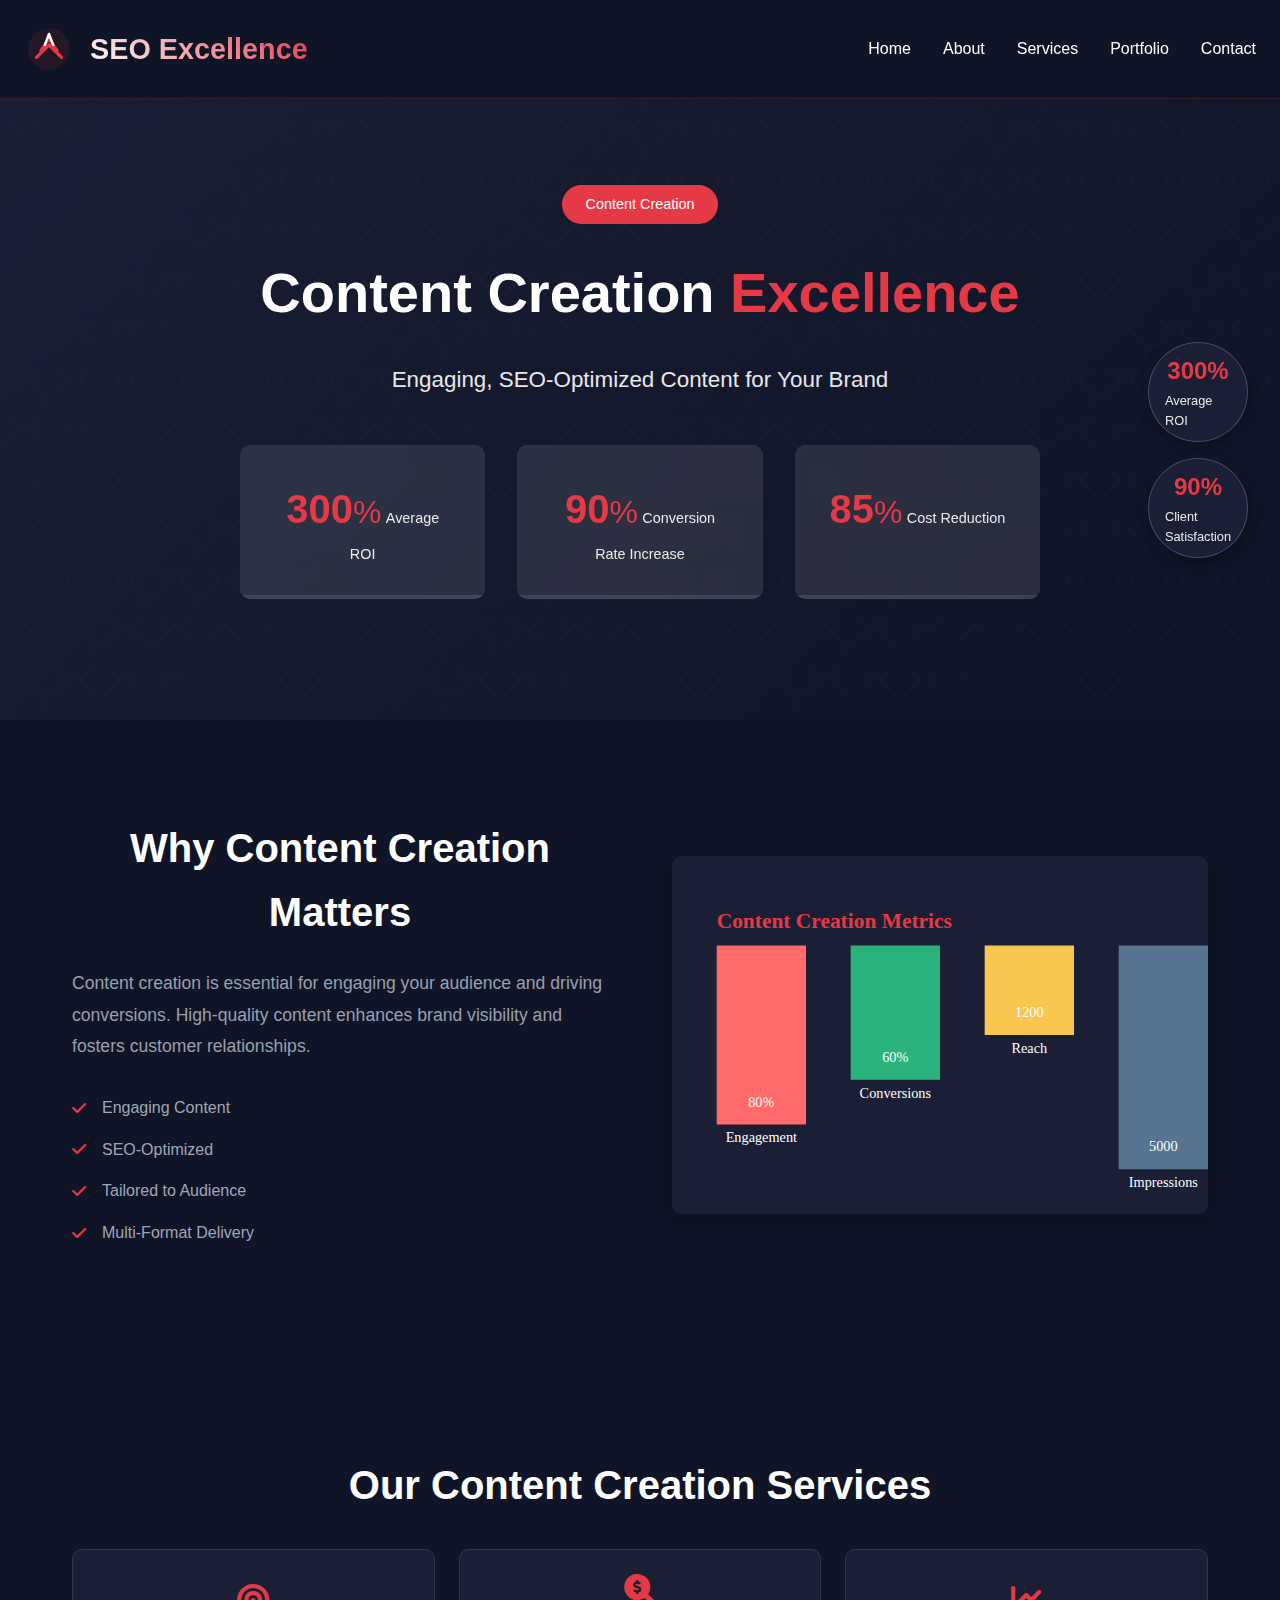
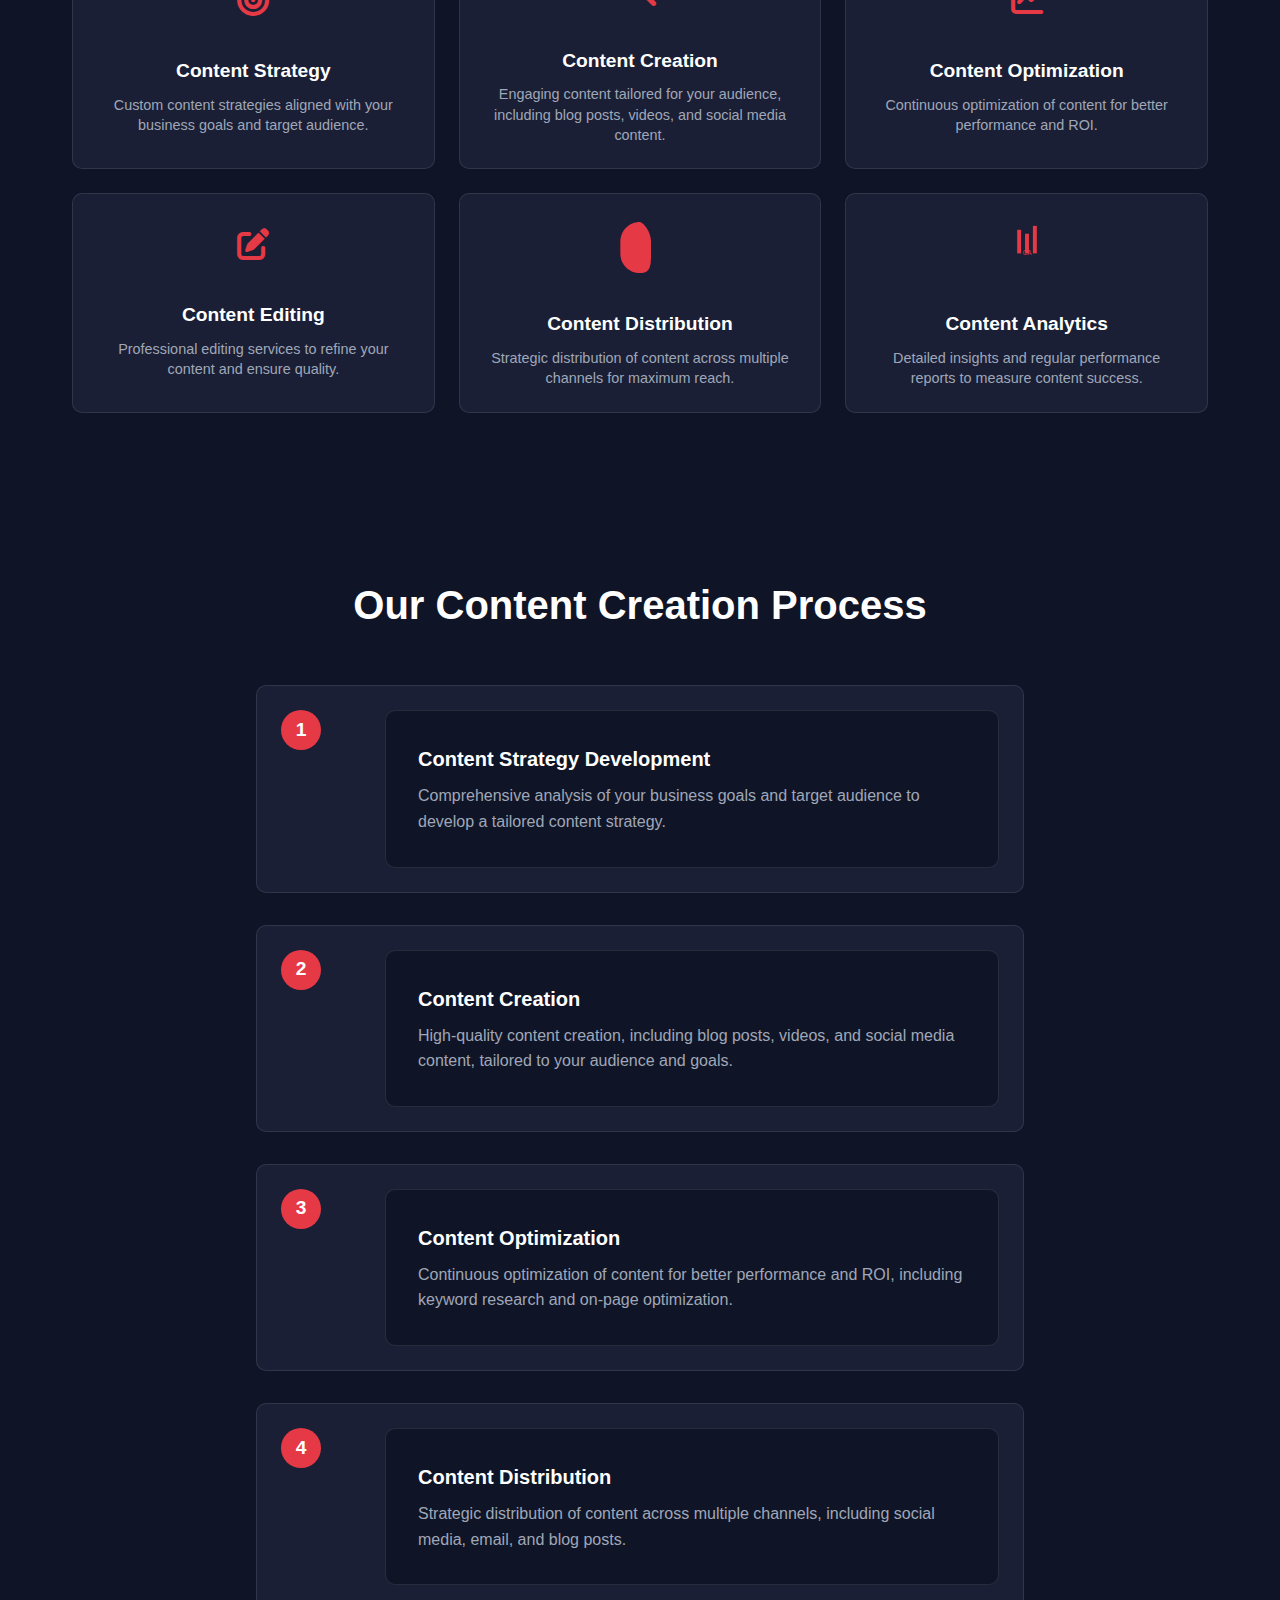
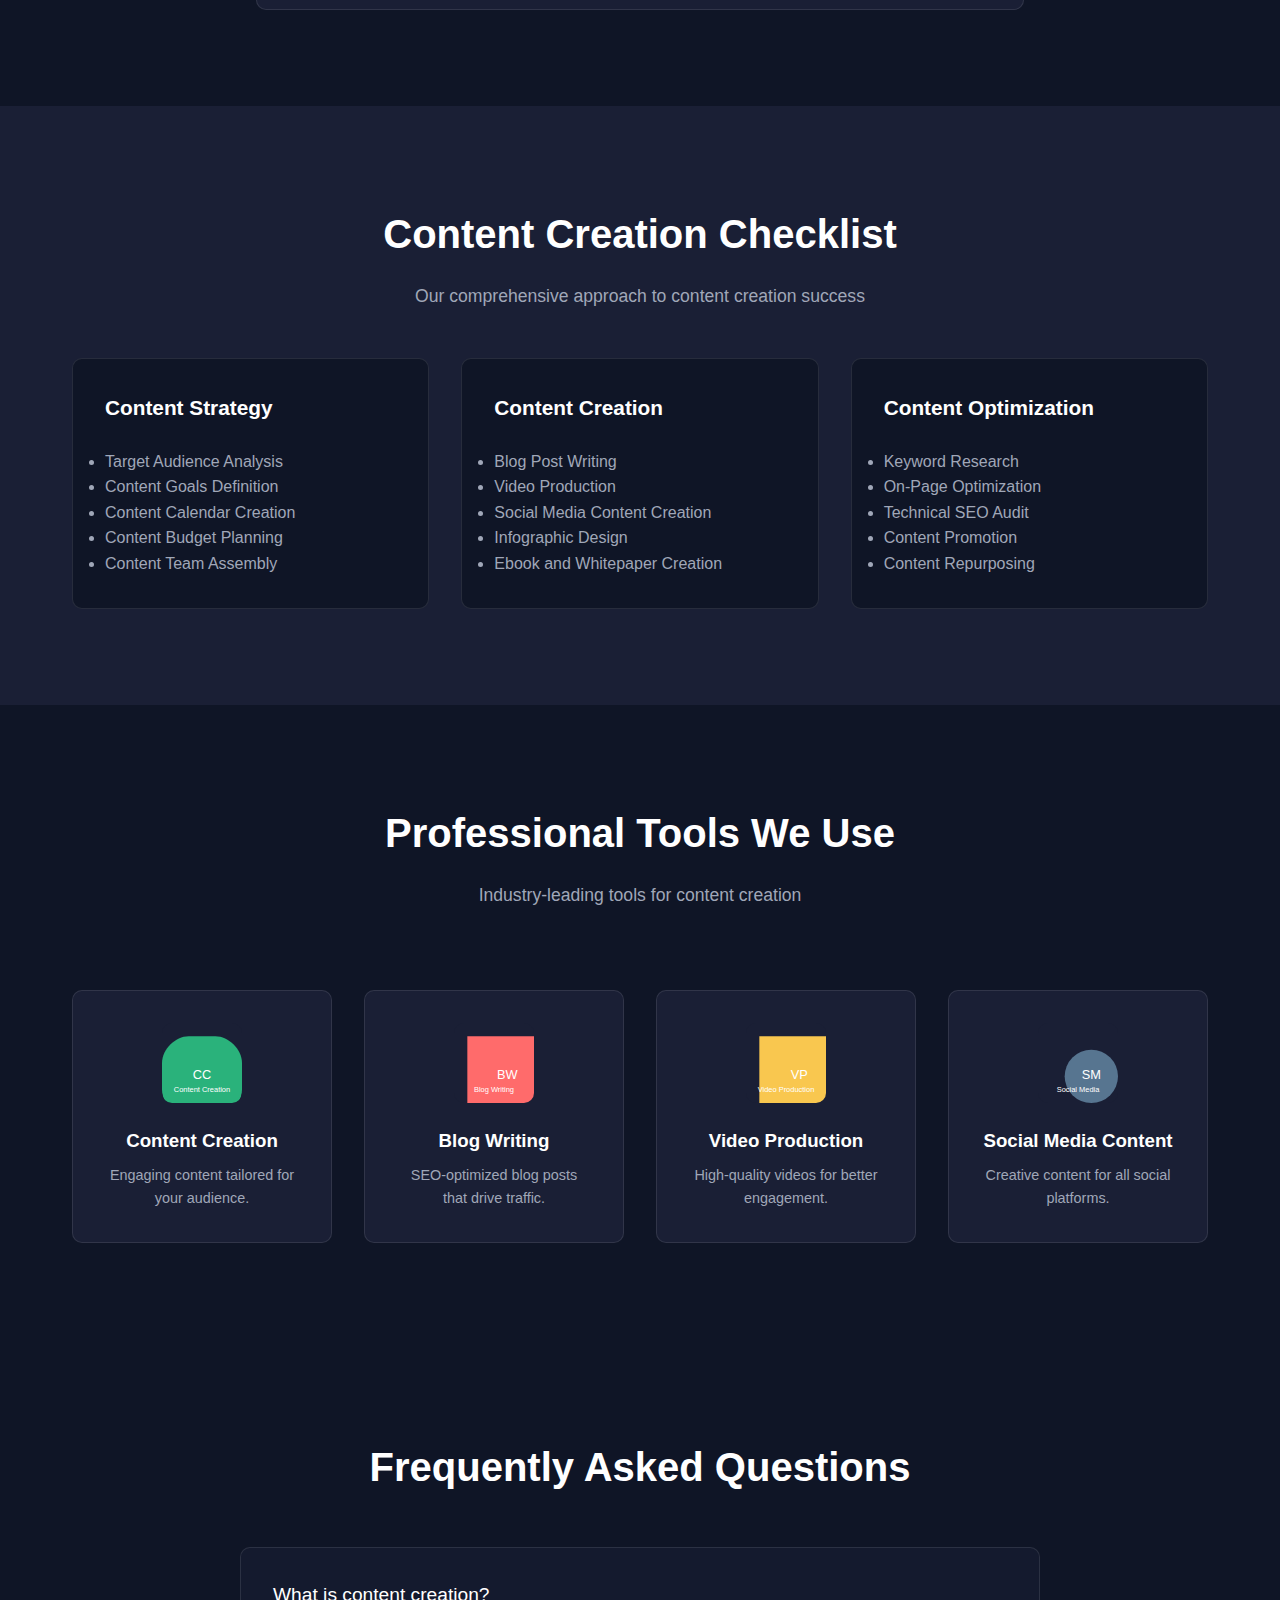
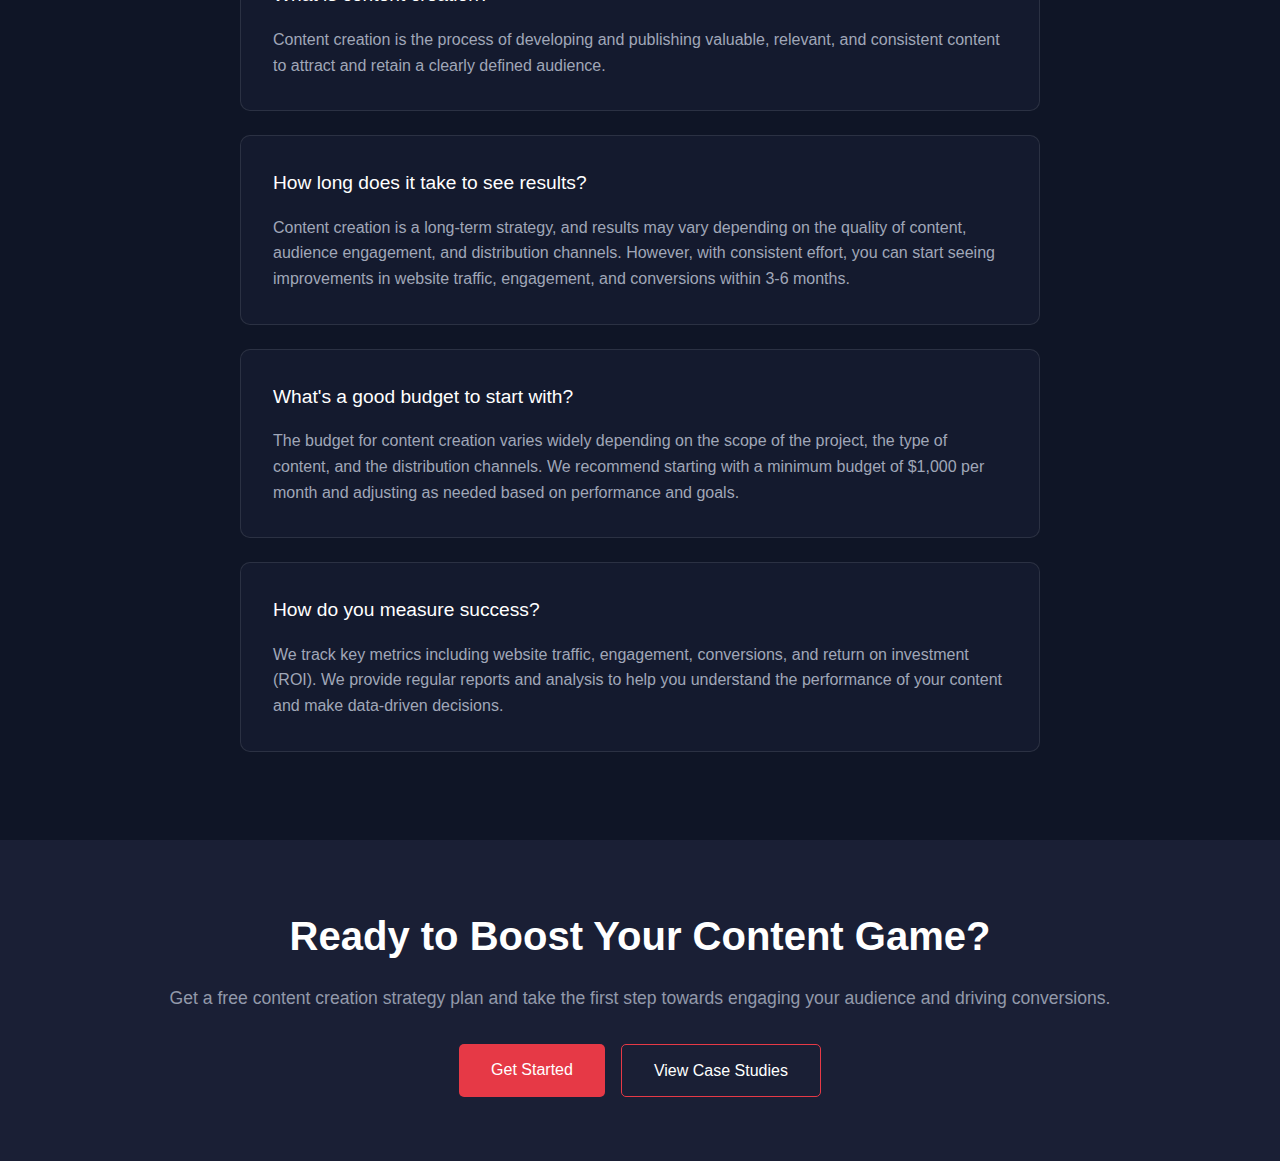
<file: services/content-creation.html>
<!DOCTYPE html>
<html lang="en">
<head>
    <meta charset="UTF-8">
    <meta name="viewport" content="width=device-width, initial-scale=1.0, maximum-scale=5.0">
    <meta name="description" content="Professional Content Creation Services - Engaging, SEO-Optimized Content for Your Brand">
    <meta name="theme-color" content="#1A1F35">
    <meta name="mobile-web-app-capable" content="yes">
    <meta name="apple-mobile-web-app-capable" content="yes">
    <meta name="apple-mobile-web-app-status-bar-style" content="black-translucent">
    <title>Content Creation Services - Digital Marketing Excellence</title>
    <link rel="stylesheet" href="https://cdnjs.cloudflare.com/ajax/libs/font-awesome/6.0.0/css/all.min.css">
    <link rel="stylesheet" href="../style.css">
    <link rel="stylesheet" href="../services.css">
    <link rel="preload" href="../style.css" as="style">
    <link rel="preload" href="../services.css" as="style">
    <link rel="preload" href="https://cdnjs.cloudflare.com/ajax/libs/font-awesome/6.0.0/css/all.min.css" as="style">
    <style>
        /* Text color consistency */
        body {
            color: var(--text-primary);
        }
        h1, h2, h3 {
            color: var(--text-primary);
        }
        p {
            color: var(--text-secondary);
        }
        .section-subtitle {
            color: var(--text-secondary);
        }
        .overview-features li {
            color: var(--text-secondary);
        }
        .checklist-column ul li {
            color: var(--text-secondary);
        }

        /* Tool grid formatting */
        .tools-grid {
            display: grid;
            grid-template-columns: repeat(auto-fit, minmax(200px, 1fr));
            gap: 2rem;
            padding: 2rem 0;
        }
        .tool-card {
            background: var(--bg-secondary);
            padding: 2rem;
            border-radius: 10px;
            text-align: center;
            transition: transform 0.3s ease;
        }
        .tool-card:hover {
            transform: translateY(-5px);
        }
        .tool-card img {
            width: 80px;
            height: 80px;
            margin-bottom: 1rem;
            border-radius: 10px;
        }

        /* Process Section Styling */
        .service-process {
            padding: 4rem 0;
            background: var(--bg-primary);
        }

        .service-process h2 {
            text-align: center;
            margin-bottom: 3rem;
            color: #ffffff;
        }

        .process-steps {
            max-width: 800px;
            margin: 0 auto;
            padding: 0 1rem;
        }

        .process-step {
            display: flex;
            align-items: flex-start;
            gap: 2rem;
            margin-bottom: 2rem;
            padding: 1.5rem;
            background: var(--bg-secondary);
            border-radius: 10px;
            transition: transform 0.3s ease;
            border: 1px solid rgba(255, 255, 255, 0.1);
        }

        .process-step:hover {
            transform: translateX(10px);
            border-color: #E63946;
            box-shadow: 0 10px 20px rgba(0, 0, 0, 0.2);
        }

        .step-number {
            background: #E63946;
            color: #ffffff;
            width: 40px;
            height: 40px;
            border-radius: 50%;
            display: flex;
            align-items: center;
            justify-content: center;
            font-weight: bold;
            font-size: 1.2rem;
            flex-shrink: 0;
        }

        .step-content {
            flex: 1;
        }

        .step-content h3 {
            color: #ffffff;
            margin-bottom: 0.5rem;
            font-size: 1.25rem;
        }

        .step-content p {
            color: var(--text-secondary);
            line-height: 1.6;
            margin: 0;
        }

        /* FAQ Styling */
        .service-faq {
            padding: 4rem 0;
            background: var(--bg-primary);
        }

        .service-faq h2 {
            text-align: center;
            margin-bottom: 3rem;
            color: #ffffff;
        }

        .faq-container {
            max-width: 800px;
            margin: 0 auto;
        }

        .faq-item {
            background: rgba(26, 31, 53, 0.5);
            border-radius: 10px;
            padding: 2rem;
            margin-bottom: 1.5rem;
            transition: all 0.3s ease;
            border: 1px solid rgba(255, 255, 255, 0.1);
        }

        .faq-item:hover {
            background: var(--bg-secondary);
            transform: translateY(-5px);
            border-color: #E63946;
            box-shadow: 0 10px 20px rgba(0, 0, 0, 0.2);
        }

        .faq-item h3 {
            color: #ffffff;
            margin-bottom: 1rem;
            font-size: 1.2rem;
            font-weight: 500;
        }

        .faq-item p {
            color: var(--text-secondary);
            line-height: 1.6;
            margin: 0;
            font-size: 1rem;
        }

        /* CTA Section */
        .service-cta {
            padding: 4rem 0;
            text-align: center;
            background: var(--bg-secondary);
        }

        .service-cta h2 {
            color: #ffffff;
            margin-bottom: 1rem;
        }

        .service-cta p {
            color: var(--text-secondary);
            margin-bottom: 2rem;
        }

        .cta-buttons {
            display: flex;
            gap: 1rem;
            justify-content: center;
            margin-top: 2rem;
        }

        .cta-btn {
            padding: 0.8rem 2rem;
            border-radius: 5px;
            text-decoration: none;
            font-weight: 500;
            transition: all 0.3s ease;
        }

        .cta-btn.primary {
            background: #E63946;
            color: #ffffff;
        }

        .cta-btn.secondary {
            background: transparent;
            color: #ffffff;
            border: 1px solid #E63946;
        }

        .cta-btn:hover {
            transform: translateY(-2px);
            box-shadow: 0 5px 15px rgba(230, 57, 70, 0.3);
        }

        /* Responsive adjustments */
        @media (max-width: 768px) {
            .process-step {
                padding: 1rem;
                gap: 1rem;
            }

            .step-number {
                width: 32px;
                height: 32px;
                font-size: 1rem;
            }

            .step-content h3 {
                font-size: 1.1rem;
            }

            .faq-item {
                padding: 1.5rem;
            }

            .faq-item h3 {
                font-size: 1.1rem;
            }

            .cta-buttons {
                flex-direction: column;
                gap: 1rem;
                padding: 0 1rem;
            }
        }

        /* Updated Features Grid Styling */
        .features-grid {
            display: grid;
            grid-template-columns: repeat(3, 1fr);
            gap: 1.5rem;
            margin-top: 2rem;
        }

        .feature-card {
            background: var(--bg-secondary);
            padding: 1.5rem;
            border-radius: 10px;
            text-align: center;
            transition: transform 0.3s ease;
            display: flex;
            flex-direction: column;
            justify-content: center;
            align-items: center;
            height: 220px;
        }

        .feature-icon {
            font-size: 40px;
            margin-bottom: 1rem;
            color: #E63946;
        }

        .feature-card svg {
            width: 80px;
            height: 80px;
        }

        .feature-card h3 {
            font-size: 1.2rem;
            margin-bottom: 0.5rem;
        }

        .feature-card p {
            font-size: 0.9rem;
            line-height: 1.4;
        }

        /* Responsive Design */
        @media (max-width: 768px) {
            .features-grid {
                grid-template-columns: repeat(1, 1fr);
            }

            .feature-card {
                height: auto;
                padding: 1rem;
            }

            .feature-icon {
                font-size: 35px;
                margin-bottom: 0.8rem;
            }

            .feature-card h3 {
                font-size: 1.1rem;
            }

            .feature-card p {
                font-size: 0.85rem;
            }
        }
    </style>
</head>
<body>
    <!-- Floating Stats -->
    <div class="floating-stats">
        <div class="stat-bubble">
            <span>300%</span>
            <p>Average ROI</p>
        </div>
        <div class="stat-bubble">
            <span>90%</span>
            <p>Client Satisfaction</p>
        </div>
    </div>

    <!-- Navigation -->
    <nav>
        <div class="logo">
            <svg class="logo-svg" width="50" height="50" viewBox="0 0 60 60" fill="none" xmlns="http://www.w3.org/2000/svg">
                <circle cx="30" cy="30" r="25" fill="url(#glowGradient)" opacity="0.2"/>
                <g class="arrows-group">
                    <path class="arrow-large" d="M15 40 L30 25 L45 40" stroke="var(--accent)" stroke-width="4" fill="none" stroke-linecap="round" stroke-linejoin="round"/>
                    <path class="arrow-medium" d="M20 32 L30 18 L40 32" stroke="var(--accent)" stroke-width="3.5" fill="none" stroke-linecap="round" stroke-linejoin="round"/>
                    <path class="arrow-small" d="M25 25 L30 12 L35 25" stroke="var(--text-primary)" stroke-width="3" fill="none" stroke-linecap="round" stroke-linejoin="round"/>
                </g>
                <defs>
                    <linearGradient id="glowGradient" x1="30" y1="5" x2="30" y2="55">
                        <stop offset="0%" stop-color="var(--accent)" stop-opacity="0.5"/>
                        <stop offset="100%" stop-color="var(--accent)" stop-opacity="0"/>
                    </linearGradient>
                </defs>
            </svg>
            <span class="logo-text">SEO Excellence</span>
        </div>
        <ul class="nav-links">
            <li><a href="../index.html#home">Home</a></li>
            <li><a href="../index.html#about">About</a></li>
            <li><a href="../index.html#services">Services</a></li>
            <li><a href="../index.html#portfolio">Portfolio</a></li>
            <li><a href="../index.html#contact">Contact</a></li>
        </ul>
    </nav>

    <!-- Hero Section with Parallax -->
    <section class="service-hero">
        <div class="hero-background">
            <div class="code-overlay"></div>
        </div>
        <div class="service-hero-content">
            <span class="service-category">Content Creation</span>
            <h1>Content Creation <span class="highlight">Excellence</span></h1>
            <p class="hero-subtitle">Engaging, SEO-Optimized Content for Your Brand</p>
            <div class="hero-stats">
                <div class="stat">
                    <span class="stat-number counter">300</span><span class="stat-symbol">%</span>
                    <span class="stat-label">Average ROI</span>
                    <div class="stat-bar" data-percentage="85"></div>
                </div>
                <div class="stat">
                    <span class="stat-number counter">90</span><span class="stat-symbol">%</span>
                    <span class="stat-label">Conversion Rate Increase</span>
                    <div class="stat-bar" data-percentage="90"></div>
                </div>
                <div class="stat">
                    <span class="stat-number counter">85</span><span class="stat-symbol">%</span>
                    <span class="stat-label">Cost Reduction</span>
                    <div class="stat-bar" data-percentage="85"></div>
                </div>
            </div>
        </div>
    </section>

    <!-- Overview Section -->
    <section class="service-overview">
        <div class="container">
            <div class="overview-grid">
                <div class="overview-content">
                    <h2>Why Content Creation Matters</h2>
                    <p>Content creation is essential for engaging your audience and driving conversions. High-quality content enhances brand visibility and fosters customer relationships.</p>
                    <ul class="overview-features">
                        <li><i class="fas fa-check"></i> Engaging Content</li>
                        <li><i class="fas fa-check"></i> SEO-Optimized</li>
                        <li><i class="fas fa-check"></i> Tailored to Audience</li>
                        <li><i class="fas fa-check"></i> Multi-Format Delivery</li>
                    </ul>
                </div>
                <div class="overview-image">
                    <img src="../images/services/content-creation-visualization.svg" alt="Content Creation Visualization" 
                         onerror="this.onerror=null; this.src='https://via.placeholder.com/600x400/1A1F35/FFFFFF?text=Content+Creation+Visualization'">
                </div>
            </div>
        </div>
    </section>

    <!-- Key Features -->
    <section class="service-features">
        <div class="container">
            <h2>Our Content Creation Services</h2>
            <div class="features-grid">
                <!-- First Row -->
                <div class="feature-card">
                    <i class="fas fa-bullseye feature-icon"></i>
                    <h3>Content Strategy</h3>
                    <p>Custom content strategies aligned with your business goals and target audience.</p>
                </div>
                <div class="feature-card">
                    <i class="fas fa-search-dollar feature-icon"></i>
                    <h3>Content Creation</h3>
                    <p>Engaging content tailored for your audience, including blog posts, videos, and social media content.</p>
                </div>
                <div class="feature-card">
                    <i class="fas fa-chart-line feature-icon"></i>
                    <h3>Content Optimization</h3>
                    <p>Continuous optimization of content for better performance and ROI.</p>
                </div>
    
                <!-- Second Row -->
                <div class="feature-card">
                    <i class="fas fa-edit feature-icon"></i>
                    <h3>Content Editing</h3>
                    <p>Professional editing services to refine your content and ensure quality.</p>
                </div>
                <div class="feature-card">
                    <svg class="feature-icon" viewBox="0 0 150 150" xmlns="http://www.w3.org/2000/svg">
                        <rect width="150" height="150" fill="#1A1F35"/>
                        <text x="75" y="95" fill="#E63946" font-family="Arial" font-size="16" text-anchor="middle">CD</text>
                        <path d="M75 10C47 10 25 32 25 60V90C25 118 47 140 75 140S103 118 103 90V60C103 32 81 10 75 10Z" fill="#E63946"/>
                    </svg>
                    <h3>Content Distribution</h3>
                    <p>Strategic distribution of content across multiple channels for maximum reach.</p>
                </div>
                <div class="feature-card">
                    <svg class="feature-icon" viewBox="0 0 150 150" xmlns="http://www.w3.org/2000/svg">
                        <rect width="150" height="150" fill="#1A1F35"/>
                        <text x="75" y="95" fill="#E63946" font-family="Arial" font-size="16" text-anchor="middle">CA</text>
                        <rect x="50" y="30" width="10" height="60" fill="#E63946"/>
                        <rect x="70" y="40" width="10" height="50" fill="#E63946"/>
                        <rect x="90" y="20" width="10" height="70" fill="#E63946"/>
                    </svg>
                    <h3>Content Analytics</h3>
                    <p>Detailed insights and regular performance reports to measure content success.</p>
                </div>
            </div>
        </div>
    </section>
    

    <!-- Process Section -->
    <section class="service-process">
        <div class="container">
            <h2>Our Content Creation Process</h2>
            <div class="process-steps">
                <div class="process-step">
                    <div class="step-number">1</div>
                    <div class="step-content">
                        <h3>Content Strategy Development</h3>
                        <p>Comprehensive analysis of your business goals and target audience to develop a tailored content strategy.</p>
                    </div>
                </div>
                <div class="process-step">
                    <div class="step-number">2</div>
                    <div class="step-content">
                        <h3>Content Creation</h3>
                        <p>High-quality content creation, including blog posts, videos, and social media content, tailored to your audience and goals.</p>
                    </div>
                </div>
                <div class="process-step">
                    <div class="step-number">3</div>
                    <div class="step-content">
                        <h3>Content Optimization</h3>
                        <p>Continuous optimization of content for better performance and ROI, including keyword research and on-page optimization.</p>
                    </div>
                </div>
                <div class="process-step">
                    <div class="step-number">4</div>
                    <div class="step-content">
                        <h3>Content Distribution</h3>
                        <p>Strategic distribution of content across multiple channels, including social media, email, and blog posts.</p>
                    </div>
                </div>
            </div>
        </div>
    </section>

    <!-- Checklist Section -->
    <section class="checklist-section">
        <div class="container">
            <h2>Content Creation Checklist</h2>
            <p class="section-subtitle">Our comprehensive approach to content creation success</p>
            <div class="checklist-grid">
                <div class="checklist-column">
                    <h3>Content Strategy</h3>
                    <ul>
                        <li>Target Audience Analysis</li>
                        <li>Content Goals Definition</li>
                        <li>Content Calendar Creation</li>
                        <li>Content Budget Planning</li>
                        <li>Content Team Assembly</li>
                    </ul>
                </div>
                <div class="checklist-column">
                    <h3>Content Creation</h3>
                    <ul>
                        <li>Blog Post Writing</li>
                        <li>Video Production</li>
                        <li>Social Media Content Creation</li>
                        <li>Infographic Design</li>
                        <li>Ebook and Whitepaper Creation</li>
                    </ul>
                </div>
                <div class="checklist-column">
                    <h3>Content Optimization</h3>
                    <ul>
                        <li>Keyword Research</li>
                        <li>On-Page Optimization</li>
                        <li>Technical SEO Audit</li>
                        <li>Content Promotion</li>
                        <li>Content Repurposing</li>
                    </ul>
                </div>
            </div>
        </div>
    </section>

    <!-- Tools Section -->
    <section class="tools-section">
        <div class="container">
            <h2>Professional Tools We Use</h2>
            <p class="section-subtitle">Industry-leading tools for content creation</p>
            <div class="tools-grid">
                <div class="tool-card">
                    <img src="../images/tools/content-creation.svg" alt="Content Creation" 
                         onerror="this.onerror=null; this.src='https://via.placeholder.com/150x150/1A1F35/FFFFFF?text=Content+Creation'">
                    <h3>Content Creation</h3>
                    <p>Engaging content tailored for your audience.</p>
                </div>
                <div class="tool-card">
                    <img src="../images/tools/blog-writing.svg" alt="Blog Writing" 
                         onerror="this.onerror=null; this.src='https://via.placeholder.com/150x150/1A1F35/FFFFFF?text=Blog+Writing'">
                    <h3>Blog Writing</h3>
                    <p>SEO-optimized blog posts that drive traffic.</p>
                </div>
                <div class="tool-card">
                    <img src="../images/tools/video-production.svg" alt="Video Production" 
                         onerror="this.onerror=null; this.src='https://via.placeholder.com/150x150/1A1F35/FFFFFF?text=Video+Production'">
                    <h3>Video Production</h3>
                    <p>High-quality videos for better engagement.</p>
                </div>
                <div class="tool-card">
                    <img src="../images/tools/social-media-content.svg" alt="Social Media Content" 
                         onerror="this.onerror=null; this.src='https://via.placeholder.com/150x150/1A1F35/FFFFFF?text=Social+Media+Content'">
                    <h3>Social Media Content</h3>
                    <p>Creative content for all social platforms.</p>
                </div>
            </div>
        </div>
    </section>

    <!-- FAQ Section -->
    <section class="service-faq">
        <div class="container">
            <h2>Frequently Asked Questions</h2>
            <div class="faq-container">
                <div class="faq-item">
                    <h3>What is content creation?</h3>
                    <p>Content creation is the process of developing and publishing valuable, relevant, and consistent content to attract and retain a clearly defined audience.</p>
                </div>
                <div class="faq-item">
                    <h3>How long does it take to see results?</h3>
                    <p>Content creation is a long-term strategy, and results may vary depending on the quality of content, audience engagement, and distribution channels. However, with consistent effort, you can start seeing improvements in website traffic, engagement, and conversions within 3-6 months.</p>
                </div>
                <div class="faq-item">
                    <h3>What's a good budget to start with?</h3>
                    <p>The budget for content creation varies widely depending on the scope of the project, the type of content, and the distribution channels. We recommend starting with a minimum budget of $1,000 per month and adjusting as needed based on performance and goals.</p>
                </div>
                <div class="faq-item">
                    <h3>How do you measure success?</h3>
                    <p>We track key metrics including website traffic, engagement, conversions, and return on investment (ROI). We provide regular reports and analysis to help you understand the performance of your content and make data-driven decisions.</p>
                </div>
            </div>
        </div>
    </section>

    <!-- CTA Section -->
    <section class="service-cta">
        <div class="container">
            <h2>Ready to Boost Your Content Game?</h2>
            <p>Get a free content creation strategy plan and take the first step towards engaging your audience and driving conversions.</p>
            <div class="cta-buttons">
                <a href="#contact" class="cta-btn primary">Get Started</a>
                <a href="#" class="cta-btn secondary">View Case Studies</a>
            </div>
        </div>
    </section>

    <script src="../script.js"></script>
</body>
</html>
</file>
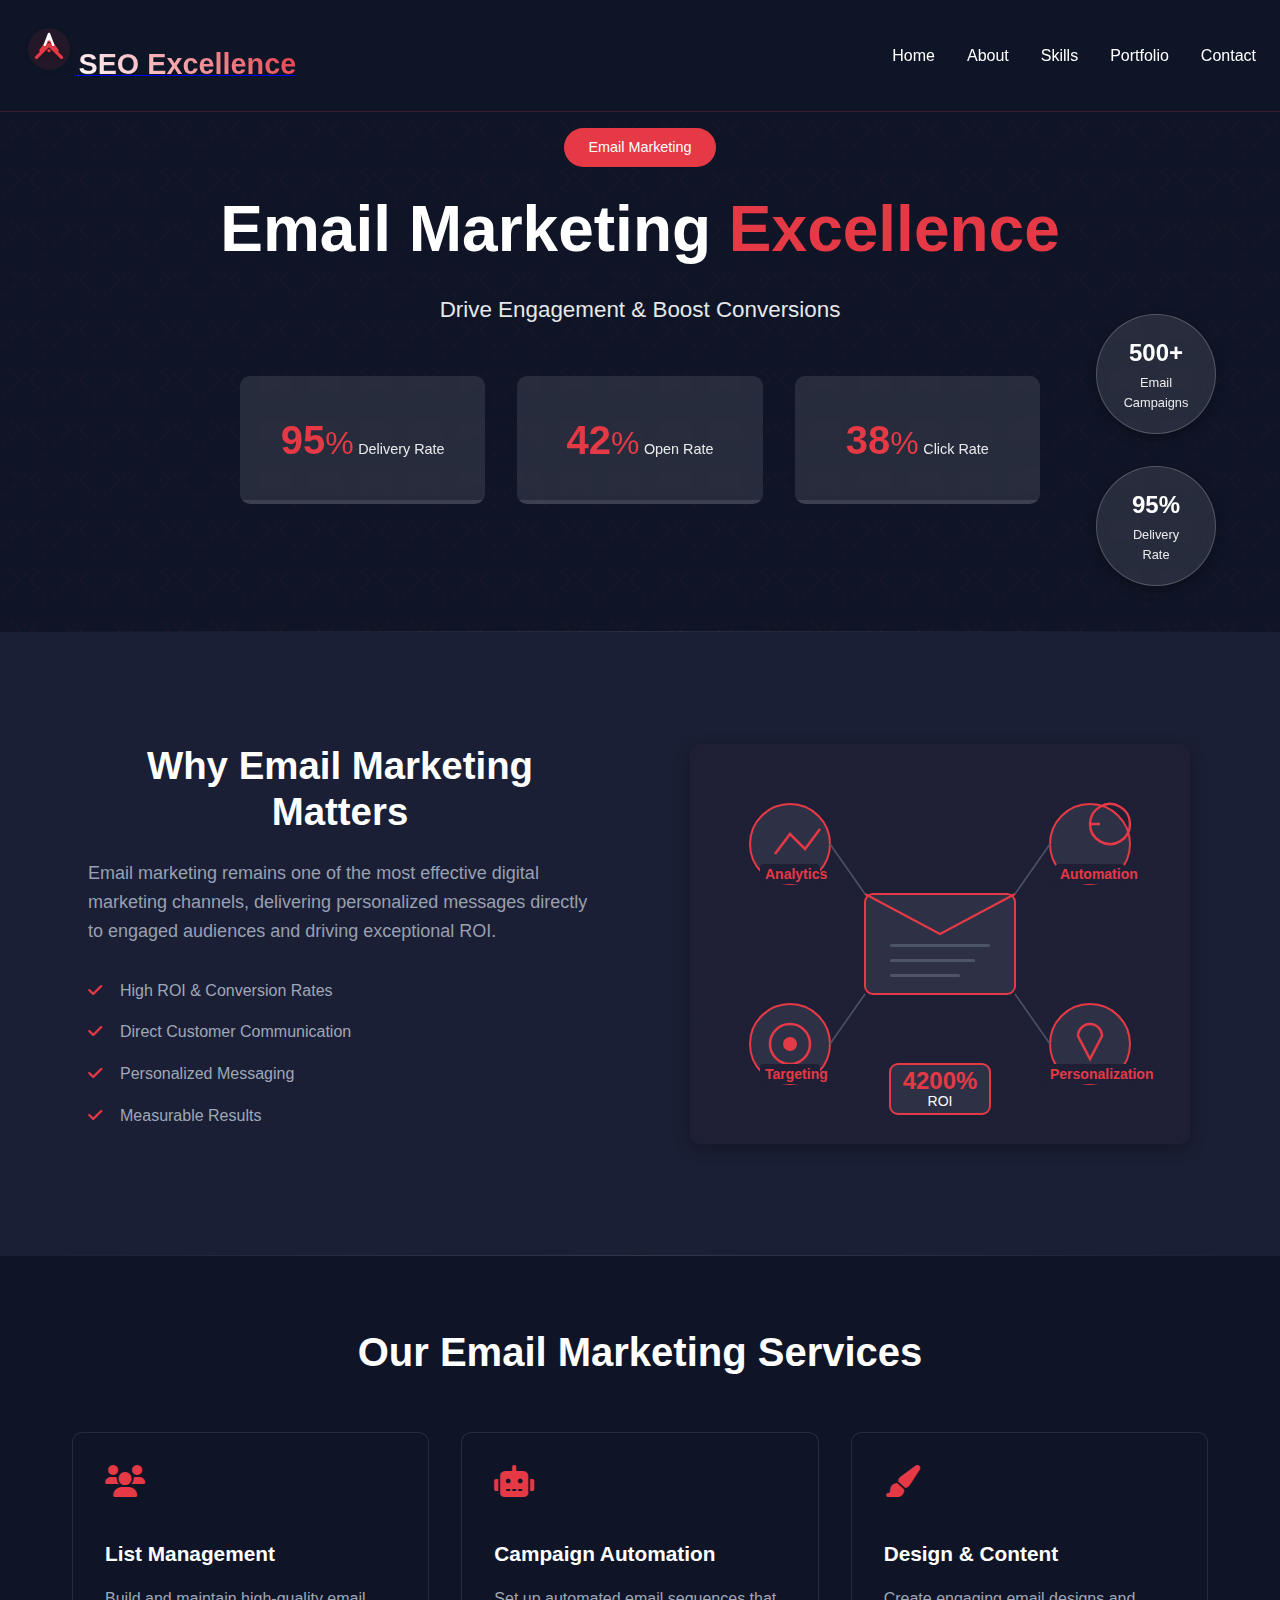
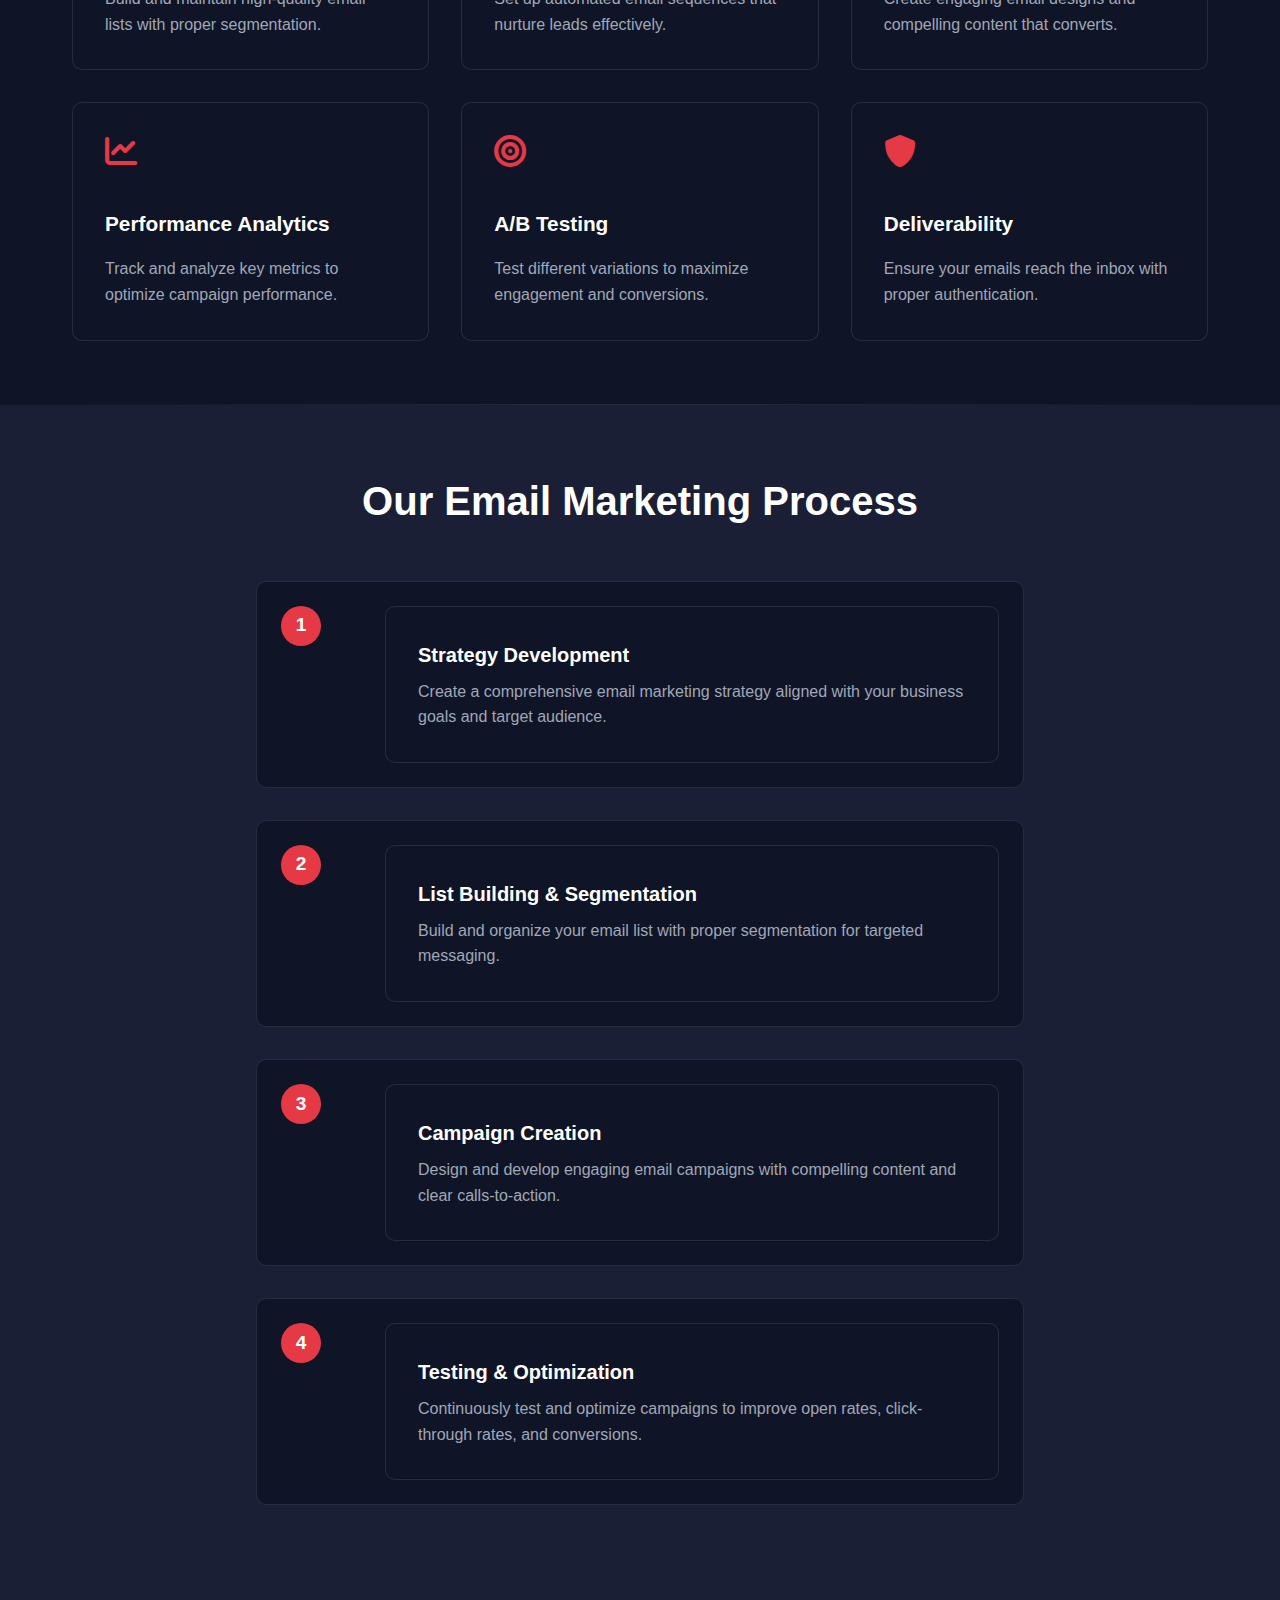
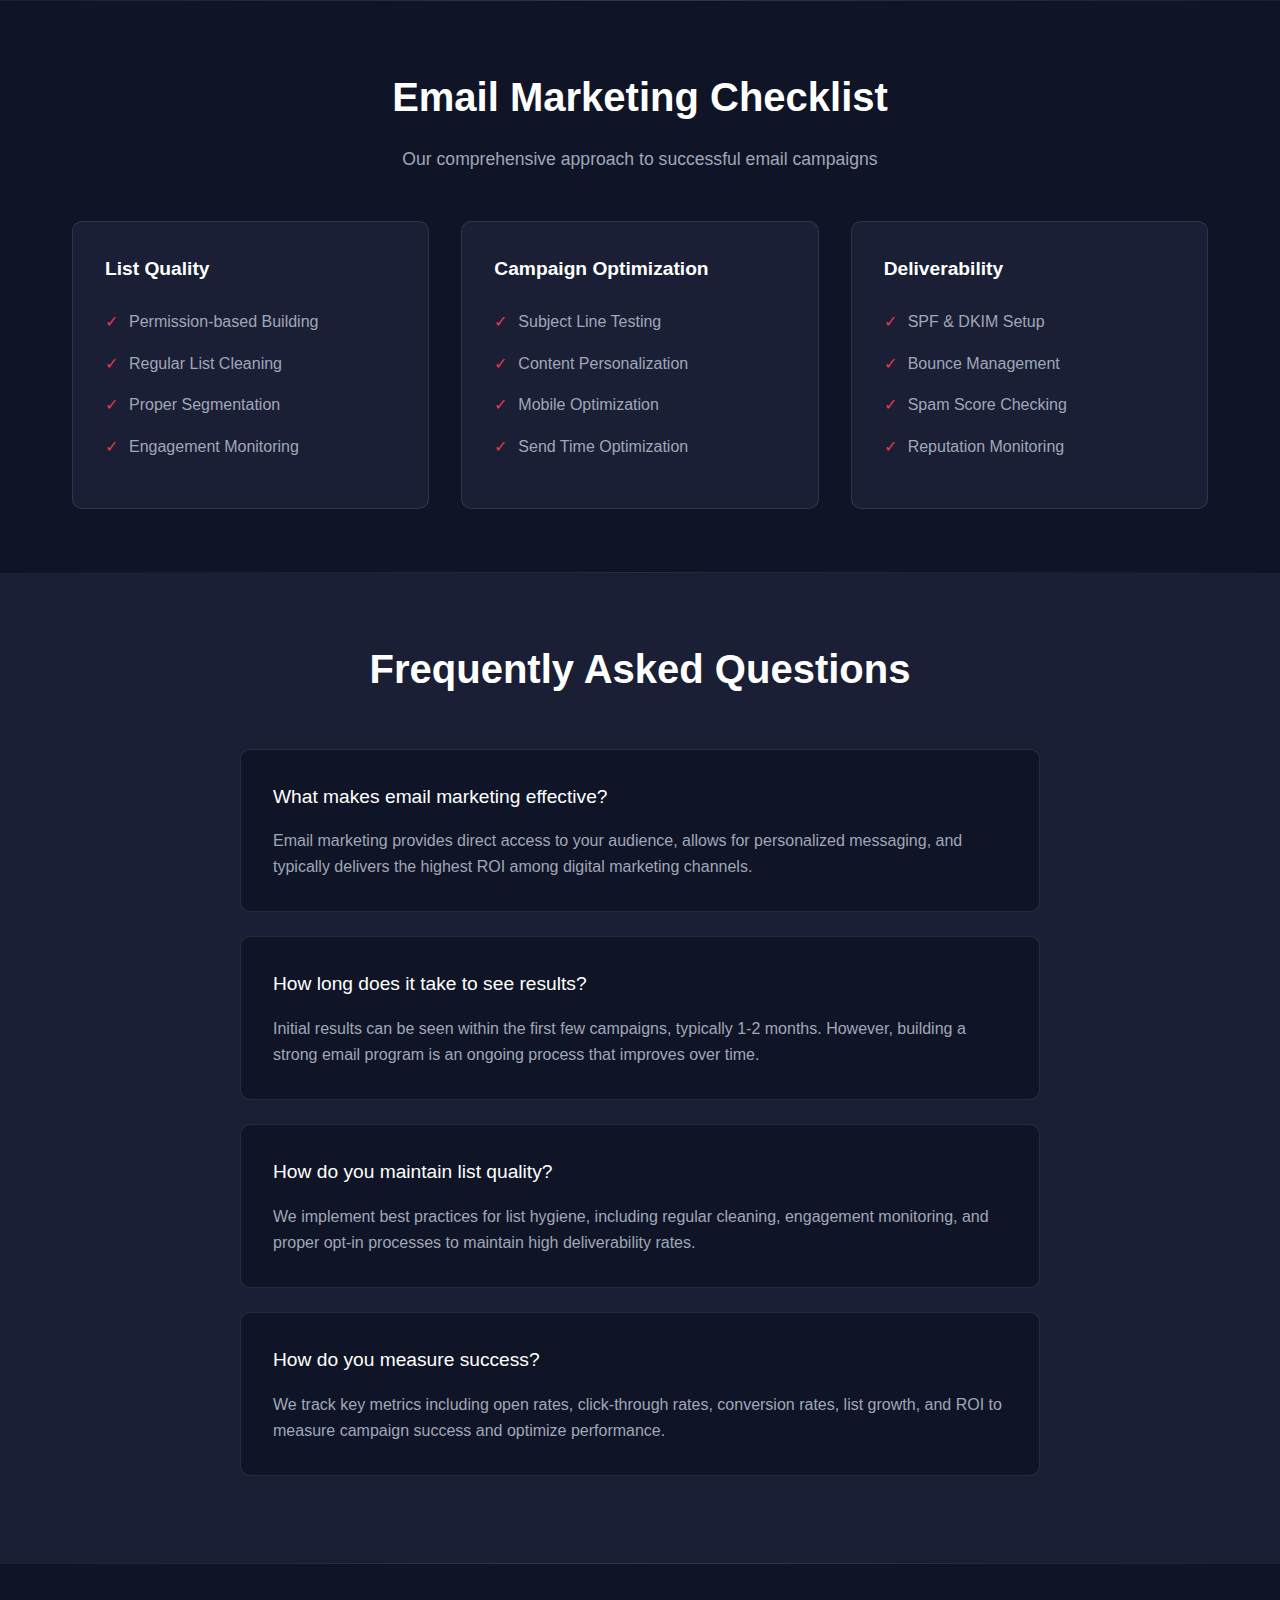
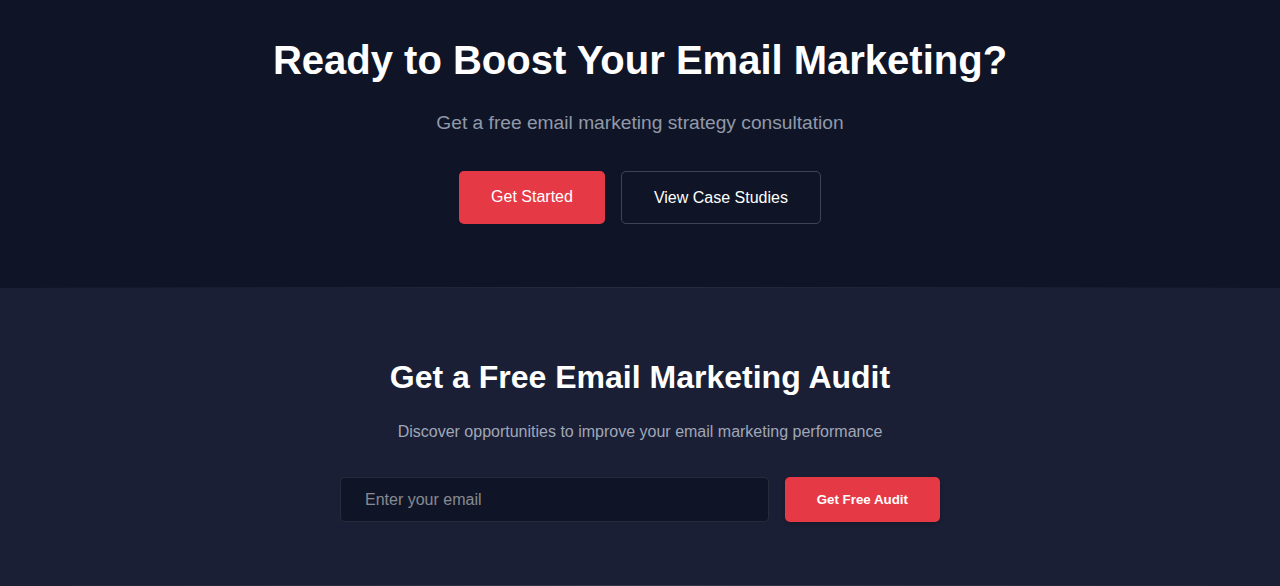
<file: services/email-marketing.html>
<!DOCTYPE html>
<html lang="en">
<head>
    <meta charset="UTF-8">
    <meta name="viewport" content="width=device-width, initial-scale=1.0, maximum-scale=5.0">
    <meta name="description" content="Professional Email Marketing Services - Campaign Strategy, Automation, List Management">
    <meta name="theme-color" content="#1A1F35">
    <meta name="mobile-web-app-capable" content="yes">
    <meta name="apple-mobile-web-app-capable" content="yes">
    <meta name="apple-mobile-web-app-status-bar-style" content="black-translucent">
    <title>Email Marketing Services - SEO Excellence</title>
    <link rel="stylesheet" href="https://cdnjs.cloudflare.com/ajax/libs/font-awesome/6.0.0/css/all.min.css">
    <link rel="stylesheet" href="../style.css">
    <link rel="stylesheet" href="../services.css">
    <link rel="preload" href="../style.css" as="style">
    <link rel="preload" href="../services.css" as="style">
    <link rel="preload" href="https://cdnjs.cloudflare.com/ajax/libs/font-awesome/6.0.0/css/all.min.css" as="style">
    <style>
        /* Text color consistency */
        body {
            color: var(--text-primary);
        }
        h1, h2, h3 {
            color: var(--text-primary);
        }
        p {
            color: var(--text-secondary);
        }
        .section-subtitle {
            color: var(--text-secondary);
        }
        .overview-features li {
            color: var(--text-secondary);
        }
        .checklist-column ul li {
            color: var(--text-secondary);
        }
    
        /* Tool grid formatting */
        .tools-grid {
            display: grid;
            grid-template-columns: repeat(auto-fit, minmax(200px, 1fr));
            gap: 2rem;
            padding: 2rem 0;
        }
        .tool-card {
            background: var(--bg-secondary);
            padding: 2rem;
            border-radius: 10px;
            text-align: center;
            transition: transform 0.3s ease;
        }
        .tool-card:hover {
            transform: translateY(-5px);
        }
        .tool-card img {
            width: 80px;
            height: 80px;
            margin-bottom: 1rem;
            border-radius: 10px;
        }
    
        /* Process Section Styling */
        .service-process {
            padding: 4rem 0;
            background: var(--bg-secondary);
        }

        .service-process h2 {
            text-align: center;
            margin-bottom: 3rem;
            color: #ffffff;
        }

        .process-steps {
            max-width: 800px;
            margin: 0 auto;
            padding: 0 1rem;
        }

        .process-step {
            display: flex;
            align-items: flex-start;
            gap: 2rem;
            margin-bottom: 2rem;
            padding: 1.5rem;
            background: var(--bg-primary);
            border-radius: 10px;
            transition: transform 0.3s ease;
            border: 1px solid rgba(255, 255, 255, 0.1);
        }

        .process-step:hover {
            transform: translateX(10px);
            border-color: #E63946;
            box-shadow: 0 10px 20px rgba(0, 0, 0, 0.2);
        }

        .step-number {
            background: #E63946;
            color: #ffffff;
            width: 40px;
            height: 40px;
            border-radius: 50%;
            display: flex;
            align-items: center;
            justify-content: center;
            font-weight: bold;
            font-size: 1.2rem;
            flex-shrink: 0;
        }

        .step-content {
            flex: 1;
        }

        .step-content h3 {
            color: #ffffff;
            margin-bottom: 0.5rem;
            font-size: 1.25rem;
        }

        .step-content p {
            color: var(--text-secondary);
            line-height: 1.6;
            margin: 0;
        }

        /* FAQ Styling */
        .service-faq {
            padding: 4rem 0;
            background: var(--bg-primary);
        }

        .service-faq h2 {
            text-align: center;
            margin-bottom: 3rem;
            color: #ffffff;
        }

        .faq-container {
            max-width: 800px;
            margin: 0 auto;
        }

        .faq-item {
            background: rgba(26, 31, 53, 0.5);
            border-radius: 10px;
            padding: 2rem;
            margin-bottom: 1.5rem;
            transition: all 0.3s ease;
            border: 1px solid rgba(255, 255, 255, 0.1);
        }

        .faq-item:hover {
            background: var(--bg-secondary);
            transform: translateY(-5px);
            border-color: #E63946;
            box-shadow: 0 10px 20px rgba(0, 0, 0, 0.2);
        }

        .faq-item h3 {
            color: #ffffff;
            margin-bottom: 1rem;
            font-size: 1.2rem;
            font-weight: 500;
        }

        .faq-item p {
            color: var(--text-secondary);
            line-height: 1.6;
            margin: 0;
            font-size: 1rem;
        }

        /* CTA Section */
        .service-cta {
            padding: 4rem 0;
            text-align: center;
            background: var(--bg-primary);
            position: relative;
        }

        .service-cta h2 {
            color: #ffffff;
            margin-bottom: 1rem;
            font-size: 2.5rem;
        }

        .service-cta p {
            color: var(--text-secondary);
            margin-bottom: 2rem;
            font-size: 1.2rem;
        }

        .cta-buttons {
            display: flex;
            gap: 1rem;
            justify-content: center;
        }

        .cta-btn {
            padding: 0.8rem 2rem;
            border-radius: 5px;
            text-decoration: none;
            font-weight: 500;
            transition: all 0.3s ease;
        }

        .cta-btn.primary {
            background: #E63946;
            color: #ffffff;
        }

        .cta-btn.secondary {
            background: transparent;
            color: #ffffff;
            border: 1px solid rgba(255, 255, 255, 0.2);
        }

        .cta-btn:hover {
            transform: translateY(-2px);
        }

        /* Quick Audit Section */
        .quick-audit {
            padding: 4rem 0;
            text-align: center;
            background: var(--bg-secondary);
        }

        .quick-audit h2 {
            color: #ffffff;
            margin-bottom: 1rem;
            font-size: 2rem;
        }

        .quick-audit p {
            color: var(--text-secondary);
            margin-bottom: 2rem;
        }

        .audit-form {
            display: flex;
            gap: 1rem;
            justify-content: center;
            max-width: 600px;
            margin: 0 auto;
        }

        .audit-form input {
            flex: 1;
            padding: 0.8rem 1.5rem;
            border: 1px solid rgba(255, 255, 255, 0.1);
            border-radius: 5px;
            background: var(--bg-primary);
            color: #ffffff;
            min-width: 300px;
        }

        .audit-btn {
            padding: 0.8rem 2rem;
            border-radius: 5px;
            background: #E63946;
            color: #ffffff;
            border: none;
            cursor: pointer;
            transition: all 0.3s ease;
        }

        .audit-btn:hover {
            transform: translateY(-2px);
        }

        /* Checklist Section */
        .checklist-section {
            padding: 4rem 0;
            background: var(--bg-primary);
        }

        .checklist-grid {
            display: grid;
            grid-template-columns: repeat(auto-fit, minmax(250px, 1fr));
            gap: 2rem;
            margin-top: 2rem;
        }

        .checklist-column {
            background: var(--bg-secondary);
            padding: 2rem;
            border-radius: 10px;
            border: 1px solid rgba(255, 255, 255, 0.1);
        }

        .checklist-column h3 {
            color: #ffffff;
            margin-bottom: 1.5rem;
            font-size: 1.2rem;
        }

        .checklist-column ul {
            list-style: none;
            padding: 0;
        }

        .checklist-column ul li {
            margin-bottom: 1rem;
            padding-left: 1.5rem;
            position: relative;
        }

        .checklist-column ul li:before {
            content: '✓';
            position: absolute;
            left: 0;
            color: #E63946;
        }

        /* Responsive adjustments */
        @media (max-width: 768px) {
            .process-step {
                padding: 1rem;
                gap: 1rem;
            }

            .step-number {
                width: 32px;
                height: 32px;
                font-size: 1rem;
            }

            .step-content h3 {
                font-size: 1.1rem;
            }

            .faq-item {
                padding: 1.5rem;
            }

            .faq-item h3 {
                font-size: 1.1rem;
            }

            .cta-buttons {
                flex-direction: column;
                gap: 1rem;
                padding: 0 1rem;
            }
        }

        /* Hero Section */
        .hero-section {
            padding: 8rem 0;
            text-align: center;
            background: var(--bg-primary);
            position: relative;
            min-height: 60vh;
            display: flex;
            align-items: center;
            justify-content: center;
        }

        .hero-section .container {
            position: relative;
            z-index: 2;
            max-width: 800px;
            margin: 0 auto;
            padding: 0 20px;
        }

        .hero-section h1 {
            font-size: clamp(2.5rem, 5vw, 4rem);
            color: #ffffff;
            margin-bottom: 1.5rem;
            line-height: 1.2;
        }

        .hero-section p {
            font-size: clamp(1rem, 2vw, 1.25rem);
            color: var(--text-secondary);
            margin-bottom: 2rem;
            max-width: 600px;
            margin-left: auto;
            margin-right: auto;
        }

        .hero-background {
            position: absolute;
            top: 0;
            left: 0;
            right: 0;
            bottom: 0;
            overflow: hidden;
        }

        .code-overlay {
            position: absolute;
            top: 0;
            left: 0;
            right: 0;
            bottom: 0;
            background: linear-gradient(45deg, var(--bg-primary) 0%, rgba(26, 31, 53, 0.8) 100%);
        }

        /* Floating Stats */
        .floating-stats {
            position: absolute;
            top: 50%;
            transform: translateY(-50%);
            right: 5%;
            display: flex;
            flex-direction: column;
            gap: 2rem;
            z-index: 2;
        }

        .stat-bubble {
            background: rgba(255, 255, 255, 0.1);
            backdrop-filter: blur(10px);
            padding: 1.5rem;
            border-radius: 50%;
            width: 120px;
            height: 120px;
            display: flex;
            flex-direction: column;
            align-items: center;
            justify-content: center;
            text-align: center;
            border: 1px solid rgba(255, 255, 255, 0.2);
        }

        .stat-bubble span {
            color: #ffffff;
            font-size: 1.5rem;
            font-weight: bold;
            display: block;
        }

        .stat-bubble small {
            color: var(--text-secondary);
            font-size: 0.875rem;
            margin-top: 0.5rem;
        }

        /* Responsive adjustments */
        @media (max-width: 768px) {
            .hero-section {
                padding: 6rem 0;
                min-height: auto;
            }

            .floating-stats {
                position: relative;
                top: auto;
                right: auto;
                transform: none;
                flex-direction: row;
                justify-content: center;
                margin-top: 2rem;
                gap: 1rem;
            }

            .stat-bubble {
                width: 100px;
                height: 100px;
                padding: 1rem;
            }

            .stat-bubble span {
                font-size: 1.25rem;
            }

            .stat-bubble small {
                font-size: 0.75rem;
            }
        }

        @media (max-width: 480px) {
            .hero-section {
                padding: 4rem 0;
            }

            .floating-stats {
                flex-wrap: wrap;
            }

            .stat-bubble {
                width: 80px;
                height: 80px;
            }

            .stat-bubble span {
                font-size: 1rem;
            }
        }

        /* Overview Section */
        .service-overview {
            padding: 6rem 0;
            background: var(--bg-secondary);
            overflow: hidden;
        }

        .overview-grid {
            display: grid;
            grid-template-columns: 1fr 1fr;
            gap: 4rem;
            align-items: center;
            max-width: 1200px;
            margin: 0 auto;
        }

        .overview-content {
            max-width: 600px;
            padding: 0 1rem;
        }

        .overview-content h2 {
            color: #ffffff;
            margin-bottom: 1.5rem;
            font-size: clamp(1.75rem, 3vw, 2.5rem);
            line-height: 1.2;
        }

        .overview-content p {
            color: var(--text-secondary);
            margin-bottom: 2rem;
            line-height: 1.6;
            font-size: clamp(1rem, 1.5vw, 1.125rem);
        }

        .overview-features {
            list-style: none;
            padding: 0;
            margin: 0;
        }

        .overview-features li {
            margin-bottom: 1rem;
            padding-left: 2rem;
            position: relative;
            color: var(--text-secondary);
            font-size: clamp(0.875rem, 1.25vw, 1rem);
        }

        .overview-features li i {
            position: absolute;
            left: 0;
            top: 0.25rem;
            color: #E63946;
        }

        .overview-image {
            position: relative;
            width: 100%;
            padding: 1rem;
        }

        .overview-image img {
            width: 100%;
            height: auto;
            max-width: 500px;
            display: block;
            margin: 0 auto;
            transition: transform 0.3s ease;
        }

        .overview-image:hover img {
            transform: scale(1.02);
        }

        /* Responsive adjustments */
        @media (max-width: 1200px) {
            .overview-grid {
                gap: 3rem;
                padding: 0 2rem;
            }
        }

        @media (max-width: 992px) {
            .service-overview {
                padding: 4rem 0;
            }

            .overview-grid {
                grid-template-columns: 1fr;
                gap: 2rem;
            }

            .overview-content {
                max-width: 100%;
                text-align: center;
                padding: 0;
            }

            .overview-features {
                max-width: 400px;
                margin: 0 auto;
            }

            .overview-features li {
                text-align: left;
            }

            .overview-image {
                order: -1;
                padding: 1rem 2rem;
            }

            .overview-image img {
                max-width: 400px;
            }
        }

        @media (max-width: 576px) {
            .service-overview {
                padding: 3rem 0;
            }

            .overview-grid {
                padding: 0 1rem;
            }

            .overview-image {
                padding: 0.5rem;
            }

            .overview-image img {
                max-width: 100%;
            }

            .overview-features li {
                font-size: 0.875rem;
            }
        }

        /* Features Section */
        .service-features {
            padding: 4rem 0;
            background: var(--bg-primary);
        }

        /* Process Section */
        .service-process {
            padding: 4rem 0;
            background: var(--bg-secondary);
        }

        /* Checklist Section */
        .checklist-section {
            padding: 4rem 0;
            background: var(--bg-primary);
        }

        /* FAQ Section */
        .service-faq {
            padding: 4rem 0;
            background: var(--bg-secondary);
        }

        /* CTA Section */
        .service-cta {
            padding: 4rem 0;
            text-align: center;
            background: var(--bg-primary);
            position: relative;
        }

        /* Quick Audit Section */
        .quick-audit {
            padding: 4rem 0;
            text-align: center;
            background: var(--bg-secondary);
        }

        /* Enhance section transitions */
        section {
            position: relative;
            overflow: hidden;
        }

        section::after {
            content: '';
            position: absolute;
            bottom: 0;
            left: 0;
            right: 0;
            height: 1px;
            background: linear-gradient(90deg, transparent, rgba(255, 255, 255, 0.1), transparent);
        }

        /* Update card backgrounds */
        .feature-card,
        .process-step,
        .faq-item {
            background: var(--bg-primary);
            border: 1px solid rgba(255, 255, 255, 0.1);
        }

        .feature-card:hover,
        .process-step:hover,
        .faq-item:hover {
            transform: translateY(-5px);
            border-color: #E63946;
            box-shadow: 0 10px 20px rgba(0, 0, 0, 0.2);
        }

        /* Update form elements */
        input, textarea, select {
            background: var(--bg-primary);
            border: 1px solid rgba(255, 255, 255, 0.1);
            color: #ffffff;
        }

        input:focus, textarea:focus, select:focus {
            border-color: #E63946;
            outline: none;
        }

        /* Update buttons */
        .btn, button {
            background: #E63946;
            color: #ffffff;
            border: none;
            transition: all 0.3s ease;
        }

        .btn:hover, button:hover {
            transform: translateY(-2px);
            box-shadow: 0 5px 15px rgba(230, 57, 70, 0.3);
        }
    </style>
</head>
<body>
    <!-- Floating Stats -->
    <div class="floating-stats">
        <div class="stat-bubble">
            <span>500+</span>
            <p>Email Campaigns</p>
        </div>
        <div class="stat-bubble">
            <span>95%</span>
            <p>Delivery Rate</p>
        </div>
    </div>

    <!-- Navigation -->
    <nav>
        <div class="logo">
            <a href="../index.html">
                <svg class="logo-svg" width="50" height="50" viewBox="0 0 60 60" fill="none" xmlns="http://www.w3.org/2000/svg">
                    <!-- Background Glow -->
                    <circle cx="30" cy="30" r="25" fill="url(#glowGradient)" opacity="0.2"/>
                    
                    <!-- Main Arrows Group -->
                    <g class="arrows-group">
                        <path class="arrow-large" d="M15 40 L30 25 L45 40" stroke="var(--accent)" stroke-width="4" fill="none" stroke-linecap="round" stroke-linejoin="round"/>
                        <path class="arrow-medium" d="M20 32 L30 18 L40 32" stroke="var(--accent)" stroke-width="3.5" fill="none" stroke-linecap="round" stroke-linejoin="round"/>
                        <path class="arrow-small" d="M25 25 L30 12 L35 25" stroke="var(--text-primary)" stroke-width="3" fill="none" stroke-linecap="round" stroke-linejoin="round"/>
                    </g>

                    <!-- Accent Elements -->
                    <circle cx="30" cy="18" r="2" fill="var(--text-primary)"/>
                    <circle cx="30" cy="25" r="2" fill="var(--accent)"/>
                    <circle cx="30" cy="32" r="2" fill="var(--accent)"/>

                    <!-- Gradients -->
                    <defs>
                        <linearGradient id="glowGradient" x1="30" y1="5" x2="30" y2="55">
                            <stop offset="0%" stop-color="var(--accent)" stop-opacity="0.5"/>
                            <stop offset="100%" stop-color="var(--accent)" stop-opacity="0"/>
                        </linearGradient>
                    </defs>
                </svg>
                <span class="logo-text">SEO Excellence</span>
            </a>
        </div>
        <button class="nav-toggle" aria-label="Toggle navigation">
            <span></span>
            <span></span>
            <span></span>
        </button>
        <ul class="nav-links">
            <li><a href="../index.html#home">Home</a></li>
            <li><a href="../index.html#about">About</a></li>
            <li><a href="../index.html#skills">Skills</a></li>
            <li><a href="../index.html#portfolio">Portfolio</a></li>
            <li><a href="../index.html#contact">Contact</a></li>
        </ul>
    </nav>

    <!-- Hero Section with Parallax -->
    <section class="hero-section">
        <div class="hero-background">
            <div class="code-overlay"></div>
        </div>
        <div class="service-hero-content">
            <span class="service-category">Email Marketing</span>
            <h1>Email Marketing <span class="highlight">Excellence</span></h1>
            <p class="hero-subtitle">Drive Engagement & Boost Conversions</p>
            <div class="hero-stats">
                <div class="stat">
                    <span class="stat-number counter">95</span><span class="stat-symbol">%</span>
                    <span class="stat-label">Delivery Rate</span>
                    <div class="stat-bar" data-percentage="95"></div>
                </div>
                <div class="stat">
                    <span class="stat-number counter">42</span><span class="stat-symbol">%</span>
                    <span class="stat-label">Open Rate</span>
                    <div class="stat-bar" data-percentage="42"></div>
                </div>
                <div class="stat">
                    <span class="stat-number counter">38</span><span class="stat-symbol">%</span>
                    <span class="stat-label">Click Rate</span>
                    <div class="stat-bar" data-percentage="38"></div>
                </div>
            </div>
        </div>
    </section>

    <!-- Overview Section -->
    <section class="service-overview">
        <div class="container">
            <div class="overview-grid">
                <div class="overview-content">
                    <h2>Why Email Marketing Matters</h2>
                    <p>Email marketing remains one of the most effective digital marketing channels, delivering personalized messages directly to engaged audiences and driving exceptional ROI.</p>
                    <ul class="overview-features">
                        <li><i class="fas fa-check"></i> High ROI & Conversion Rates</li>
                        <li><i class="fas fa-check"></i> Direct Customer Communication</li>
                        <li><i class="fas fa-check"></i> Personalized Messaging</li>
                        <li><i class="fas fa-check"></i> Measurable Results</li>
                    </ul>
                </div>
                <div class="overview-image">
                    <img src="../images/services/email-marketing-diagram.svg" alt="Email Marketing Visualization" 
                         onerror="this.onerror=null; this.src='https://via.placeholder.com/500x400/1A1F35/FFFFFF?text=Email+Marketing'">
                </div>
            </div>
        </div>
    </section>

    <!-- Key Features -->
    <section class="service-features">
        <div class="container">
            <h2>Our Email Marketing Services</h2>
            <div class="features-grid">
                <div class="feature-card">
                    <i class="fas fa-users"></i>
                    <h3>List Management</h3>
                    <p>Build and maintain high-quality email lists with proper segmentation.</p>
                </div>
                <div class="feature-card">
                    <i class="fas fa-robot"></i>
                    <h3>Campaign Automation</h3>
                    <p>Set up automated email sequences that nurture leads effectively.</p>
                </div>
                <div class="feature-card">
                    <i class="fas fa-paint-brush"></i>
                    <h3>Design & Content</h3>
                    <p>Create engaging email designs and compelling content that converts.</p>
                </div>
                <div class="feature-card">
                    <i class="fas fa-chart-line"></i>
                    <h3>Performance Analytics</h3>
                    <p>Track and analyze key metrics to optimize campaign performance.</p>
                </div>
                <div class="feature-card">
                    <i class="fas fa-bullseye"></i>
                    <h3>A/B Testing</h3>
                    <p>Test different variations to maximize engagement and conversions.</p>
                </div>
                <div class="feature-card">
                    <i class="fas fa-shield-alt"></i>
                    <h3>Deliverability</h3>
                    <p>Ensure your emails reach the inbox with proper authentication.</p>
                </div>
            </div>
        </div>
    </section>

    <!-- Process Section -->
    <section class="service-process">
        <div class="container">
            <h2>Our Email Marketing Process</h2>
            <div class="process-steps">
                <div class="process-step">
                    <div class="step-number">1</div>
                    <div class="step-content">
                        <h3>Strategy Development</h3>
                        <p>Create a comprehensive email marketing strategy aligned with your business goals and target audience.</p>
                    </div>
                </div>
                <div class="process-step">
                    <div class="step-number">2</div>
                    <div class="step-content">
                        <h3>List Building & Segmentation</h3>
                        <p>Build and organize your email list with proper segmentation for targeted messaging.</p>
                    </div>
                </div>
                <div class="process-step">
                    <div class="step-number">3</div>
                    <div class="step-content">
                        <h3>Campaign Creation</h3>
                        <p>Design and develop engaging email campaigns with compelling content and clear calls-to-action.</p>
                    </div>
                </div>
                <div class="process-step">
                    <div class="step-number">4</div>
                    <div class="step-content">
                        <h3>Testing & Optimization</h3>
                        <p>Continuously test and optimize campaigns to improve open rates, click-through rates, and conversions.</p>
                    </div>
                </div>
            </div>
        </div>
    </section>

    <!-- Checklist Section -->
    <section class="checklist-section">
        <div class="container">
            <h2>Email Marketing Checklist</h2>
            <p class="section-subtitle">Our comprehensive approach to successful email campaigns</p>
            <div class="checklist-grid">
                <div class="checklist-column">
                    <h3>List Quality</h3>
                    <ul>
                        <li>Permission-based Building</li>
                        <li>Regular List Cleaning</li>
                        <li>Proper Segmentation</li>
                        <li>Engagement Monitoring</li>
                    </ul>
                </div>
                <div class="checklist-column">
                    <h3>Campaign Optimization</h3>
                    <ul>
                        <li>Subject Line Testing</li>
                        <li>Content Personalization</li>
                        <li>Mobile Optimization</li>
                        <li>Send Time Optimization</li>
                    </ul>
                </div>
                <div class="checklist-column">
                    <h3>Deliverability</h3>
                    <ul>
                        <li>SPF & DKIM Setup</li>
                        <li>Bounce Management</li>
                        <li>Spam Score Checking</li>
                        <li>Reputation Monitoring</li>
                    </ul>
                </div>
            </div>
        </div>
    </section>

    <!-- FAQ Section -->
    <section class="service-faq">
        <div class="container">
            <h2>Frequently Asked Questions</h2>
            <div class="faq-container">
                <div class="faq-item">
                    <h3>What makes email marketing effective?</h3>
                    <p>Email marketing provides direct access to your audience, allows for personalized messaging, and typically delivers the highest ROI among digital marketing channels.</p>
                </div>
                <div class="faq-item">
                    <h3>How long does it take to see results?</h3>
                    <p>Initial results can be seen within the first few campaigns, typically 1-2 months. However, building a strong email program is an ongoing process that improves over time.</p>
                </div>
                <div class="faq-item">
                    <h3>How do you maintain list quality?</h3>
                    <p>We implement best practices for list hygiene, including regular cleaning, engagement monitoring, and proper opt-in processes to maintain high deliverability rates.</p>
                </div>
                <div class="faq-item">
                    <h3>How do you measure success?</h3>
                    <p>We track key metrics including open rates, click-through rates, conversion rates, list growth, and ROI to measure campaign success and optimize performance.</p>
                </div>
            </div>
        </div>
    </section>

    <!-- CTA Section -->
    <section class="service-cta">
        <div class="container">
            <h2>Ready to Boost Your Email Marketing?</h2>
            <p>Get a free email marketing strategy consultation</p>
            <div class="cta-buttons">
                <a href="#contact" class="cta-btn primary">Get Started</a>
                <a href="#" class="cta-btn secondary">View Case Studies</a>
            </div>
        </div>
    </section>

    <!-- Quick Audit Section -->
    <section class="quick-audit">
        <div class="container">
            <h2>Get a Free Email Marketing Audit</h2>
            <p>Discover opportunities to improve your email marketing performance</p>
            <form class="audit-form" action="#" method="POST">
                <input type="email" placeholder="Enter your email" required>
                <button type="submit" class="audit-btn">Get Free Audit</button>
            </form>
        </div>
    </section>
</body>
</html>
</file>
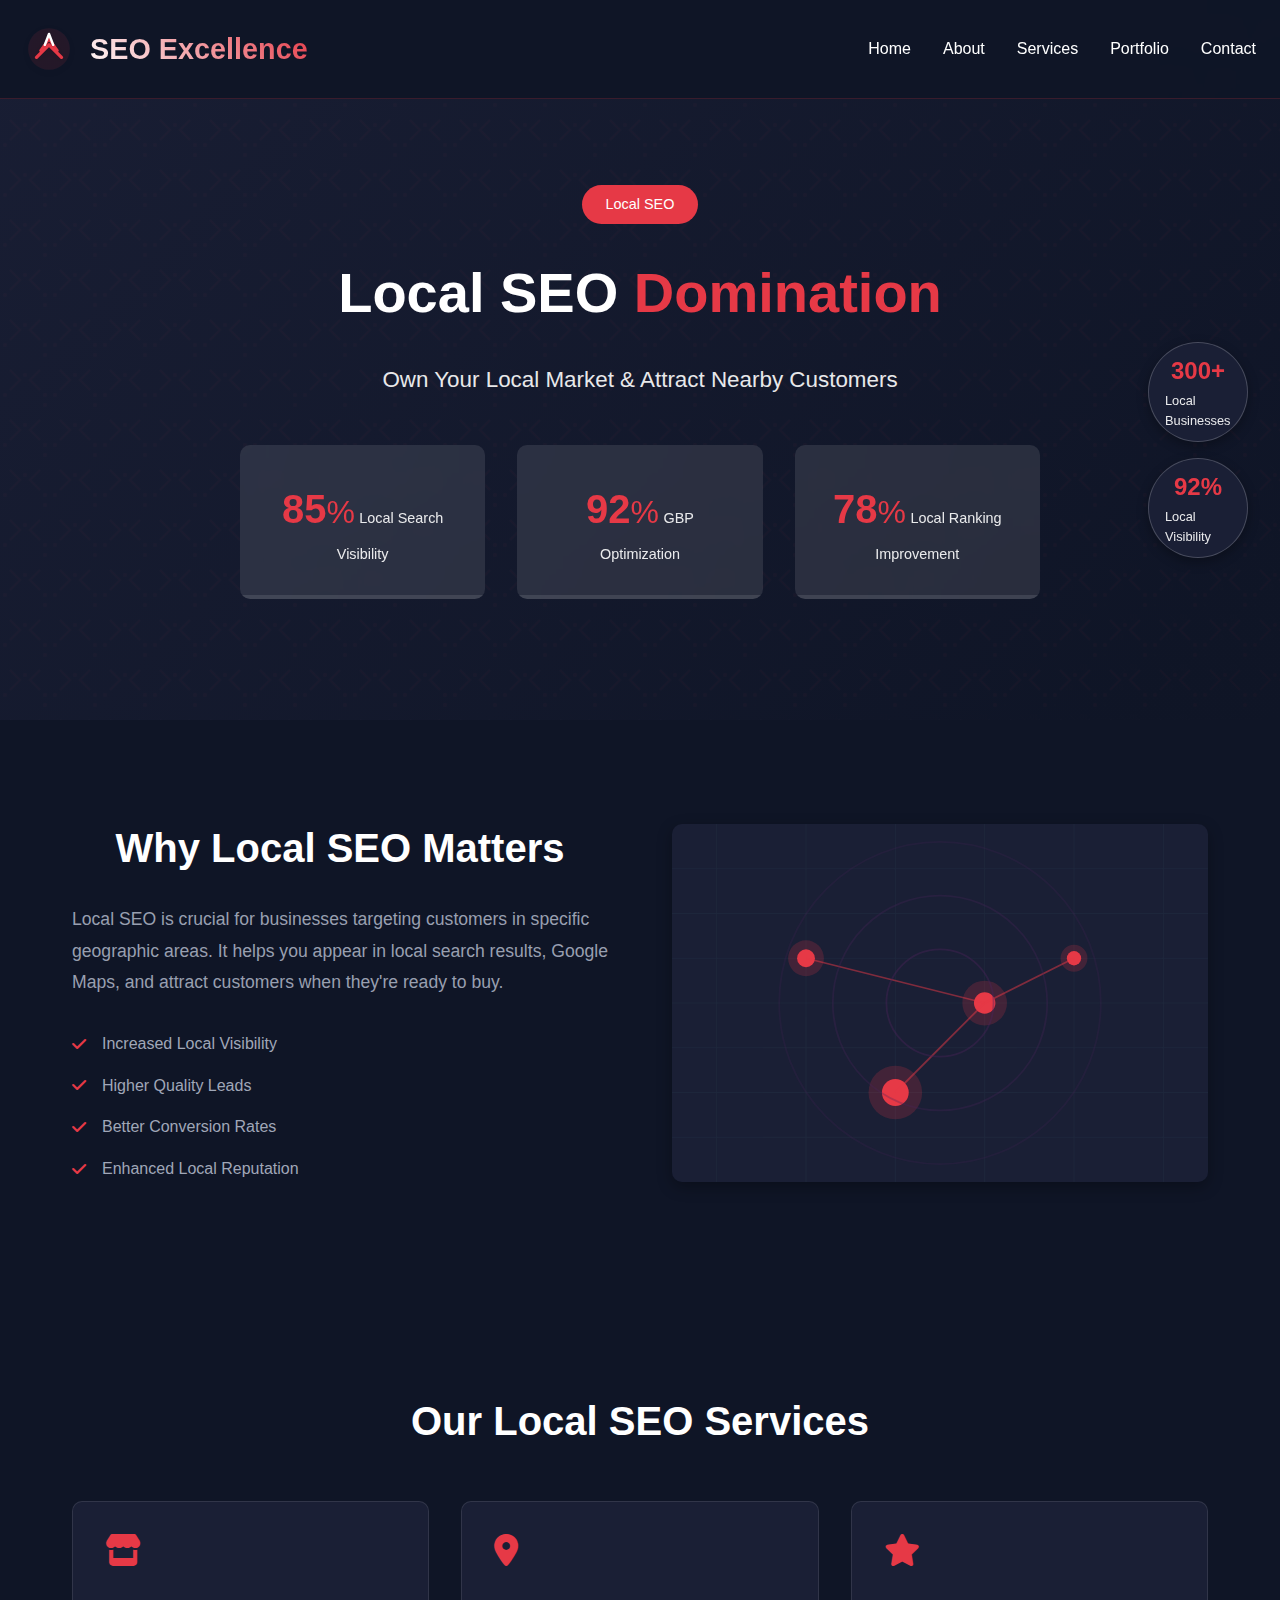
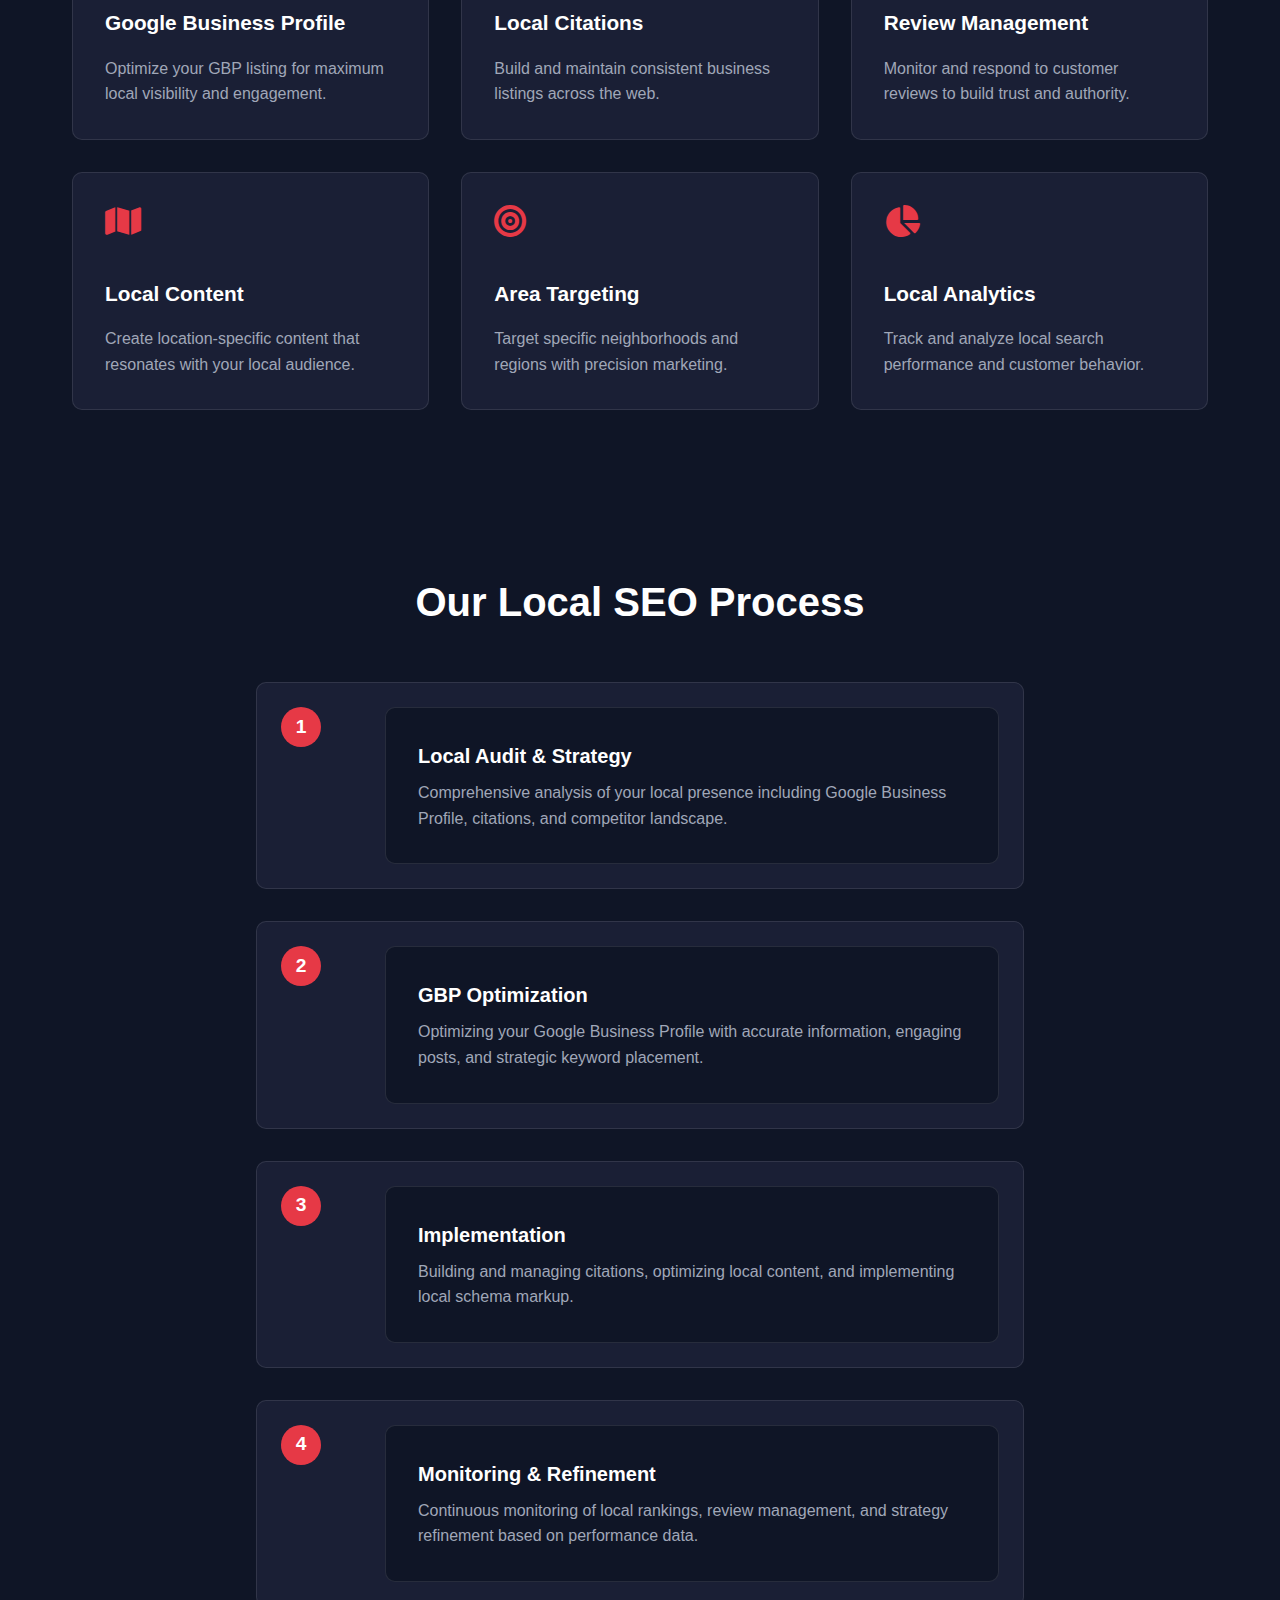
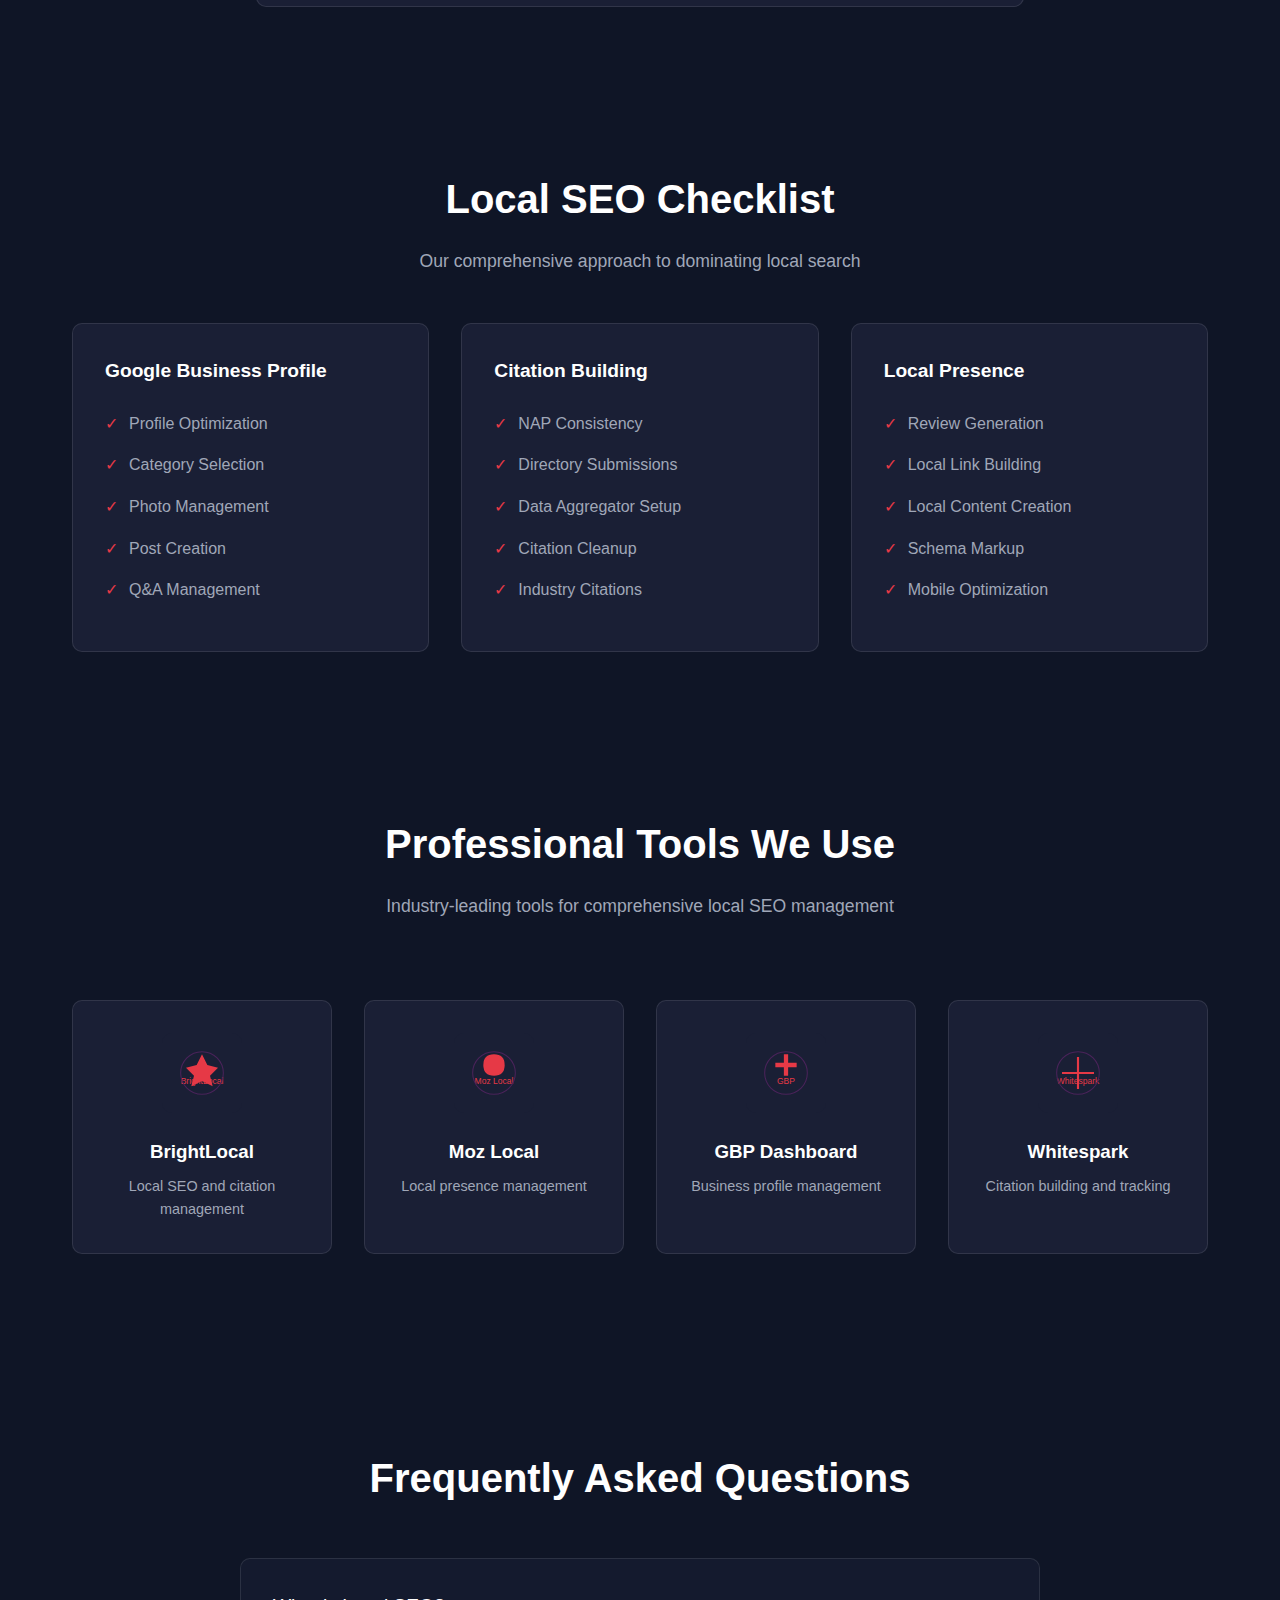
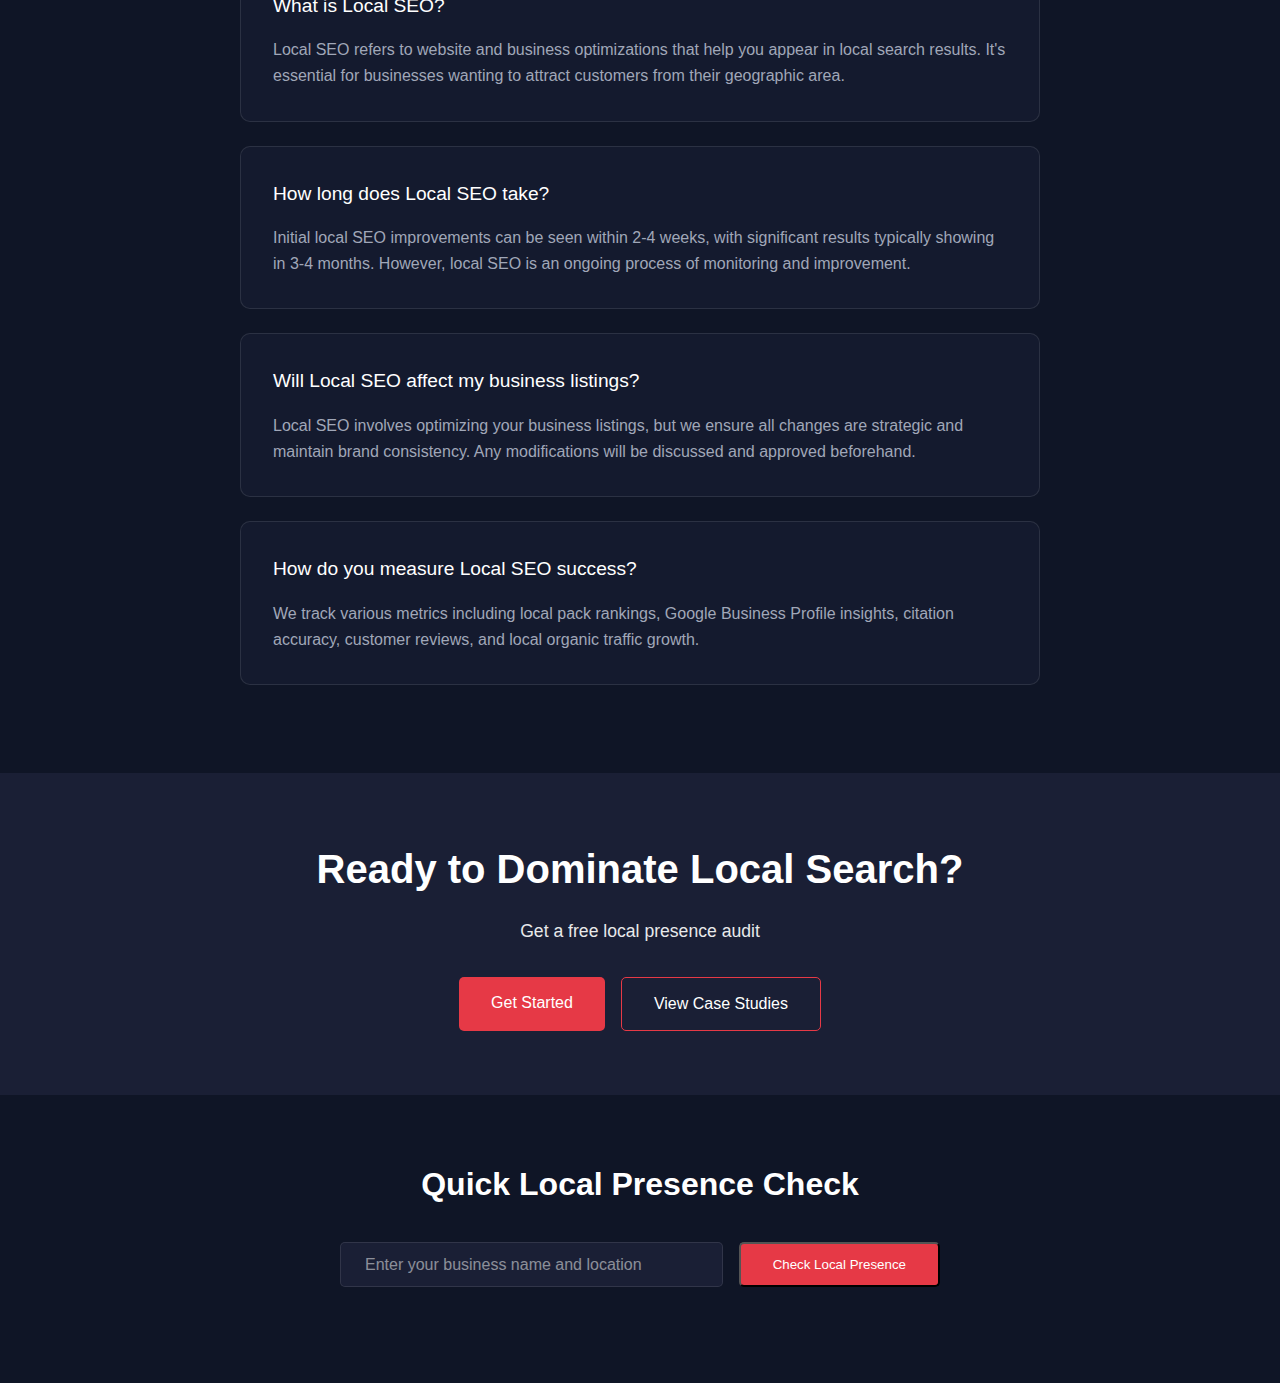
<file: services/local-seo.html>
<!DOCTYPE html>
<html lang="en">
<head>
    <meta charset="UTF-8">
    <meta name="viewport" content="width=device-width, initial-scale=1.0, maximum-scale=5.0">
    <meta name="description" content="Professional Local SEO Services - Google Business Profile, Local Citations, Area Targeting">
    <meta name="theme-color" content="#1A1F35">
    <meta name="mobile-web-app-capable" content="yes">
    <meta name="apple-mobile-web-app-capable" content="yes">
    <meta name="apple-mobile-web-app-status-bar-style" content="black-translucent">
    <title>Local SEO Services - SEO Excellence</title>
    <link rel="stylesheet" href="https://cdnjs.cloudflare.com/ajax/libs/font-awesome/6.0.0/css/all.min.css">
    <link rel="stylesheet" href="../style.css">
    <link rel="stylesheet" href="../services.css">
    <link rel="preload" href="../style.css" as="style">
    <link rel="preload" href="../services.css" as="style">
    <link rel="preload" href="https://cdnjs.cloudflare.com/ajax/libs/font-awesome/6.0.0/css/all.min.css" as="style">
    <style>
        /* Text color consistency */
        body {
            color: var(--text-primary);
        }
        h1, h2, h3 {
            color: var(--text-primary);
        }
        p {
            color: var(--text-secondary);
        }
        .section-subtitle {
            color: var(--text-secondary);
        }
        .overview-features li {
            color: var(--text-secondary);
        }
        .checklist-column ul li {
            color: var(--text-secondary);
        }
    
        /* Tool grid formatting */
        .tools-grid {
            display: grid;
            grid-template-columns: repeat(auto-fit, minmax(200px, 1fr));
            gap: 2rem;
            padding: 2rem 0;
        }
        .tool-card {
            background: var(--bg-secondary);
            padding: 2rem;
            border-radius: 10px;
            text-align: center;
            transition: transform 0.3s ease;
        }
        .tool-card:hover {
            transform: translateY(-5px);
        }
        .tool-card img {
            width: 80px;
            height: 80px;
            margin-bottom: 1rem;
            border-radius: 10px;
        }
    
        /* Process Section Styling */
.service-process {
    padding: 4rem 0;
    background: var(--bg-primary);
}

.service-process h2 {
    text-align: center;
    margin-bottom: 3rem;
    color: #ffffff;
}

.process-steps {
    max-width: 800px;
    margin: 0 auto;
    padding: 0 1rem;
}

.process-step {
    display: flex;
    align-items: flex-start;
    gap: 2rem;
    margin-bottom: 2rem;
    padding: 1.5rem;
    background: var(--bg-secondary);
    border-radius: 10px;
    transition: transform 0.3s ease;
    border: 1px solid rgba(255, 255, 255, 0.1);
}

.process-step:hover {
    transform: translateX(10px);
    border-color: #E63946;
    box-shadow: 0 10px 20px rgba(0, 0, 0, 0.2);
}

.step-number {
    background: #E63946;
    color: #ffffff;
    width: 40px;
    height: 40px;
    border-radius: 50%;
    display: flex;
    align-items: center;
    justify-content: center;
    font-weight: bold;
    font-size: 1.2rem;
    flex-shrink: 0;
}

.step-content {
    flex: 1;
}

.step-content h3 {
    color: #ffffff;
    margin-bottom: 0.5rem;
    font-size: 1.25rem;
}

.step-content p {
    color: var(--text-secondary);
    line-height: 1.6;
    margin: 0;
}

/* Responsive adjustments */
@media (max-width: 768px) {
    .process-step {
        padding: 1rem;
        gap: 1rem;
    }

    .step-number {
        width: 32px;
        height: 32px;
        font-size: 1rem;
    }

    .step-content h3 {
        font-size: 1.1rem;
    }
}
    
        /* FAQ Styling */
.service-faq {
    padding: 4rem 0;
    background: var(--bg-primary);
}

.service-faq h2 {
    text-align: center;
    margin-bottom: 3rem;
    color: #ffffff;
}

.faq-container {
    max-width: 800px;
    margin: 0 auto;
}

.faq-item {
    background: rgba(26, 31, 53, 0.5);
    border-radius: 10px;
    padding: 2rem;
    margin-bottom: 1.5rem;
    transition: all 0.3s ease;
    border: 1px solid rgba(255, 255, 255, 0.1);
}

.faq-item:hover {
    background: var(--bg-secondary);
    transform: translateY(-5px);
    border-color: #E63946;
    box-shadow: 0 10px 20px rgba(0, 0, 0, 0.2);
}

.faq-item h3 {
    color: #ffffff;
    margin-bottom: 1rem;
    font-size: 1.2rem;
    font-weight: 500;
}

.faq-item p {
    color: var(--text-secondary);
    line-height: 1.6;
    margin: 0;
    font-size: 1rem;
}

/* Responsive adjustments */
@media (max-width: 768px) {
    .faq-item {
        padding: 1.5rem;
    }

    .faq-item h3 {
        font-size: 1.1rem;
    }
}
    
        /* CTA Section */
        .service-cta {
            padding: 4rem 0;
            text-align: center;
            background: var(--bg-secondary);
        }
    
        .cta-buttons {
            display: flex;
            gap: 1rem;
            justify-content: center;
            margin-top: 2rem;
        }
    
        .cta-btn {
            padding: 0.8rem 2rem;
            border-radius: 5px;
            text-decoration: none;
            font-weight: 500;
            transition: all 0.3s ease;
        }
    
        .cta-btn.primary {
            background: #E63946;
            color: #ffffff;
        }
    
        .cta-btn.secondary {
            background: transparent;
            color: #ffffff;
            border: 1px solid #E63946;
        }
    
        .cta-btn:hover {
            transform: translateY(-2px);
            box-shadow: 0 5px 15px rgba(230, 57, 70, 0.3);
        }
    
        /* Quick Audit Section */
        .quick-audit {
            padding: 4rem 0;
            background: var(--bg-primary);
            text-align: center;
        }
    
        .audit-form {
            display: flex;
            gap: 1rem;
            justify-content: center;
            margin-top: 2rem;
            max-width: 600px;
            margin-left: auto;
            margin-right: auto;
        }
    
        .audit-form input {
            flex: 1;
            padding: 0.8rem 1.5rem;
            border: 1px solid rgba(255, 255, 255, 0.1);
            border-radius: 5px;
            background: var(--bg-secondary);
            color: #ffffff;
            font-size: 1rem;
        }
    
        .audit-form input:focus {
            outline: none;
            border-color: #E63946;
        }
    
        .audit-btn {
            padding: 0.8rem 2rem;
            background: #E63946;
            color: #ffffff;
            border: none;
            border-radius: 5px;
            cursor: pointer;
            transition: all 0.3s ease;
            font-weight: 500;
        }
    
        .audit-btn:hover {
            transform: translateY(-2px);
            box-shadow: 0 5px 15px rgba(230, 57, 70, 0.3);
        }
    
        /* Checklist Section */
        .checklist-section {
            padding: 4rem 0;
            background: var(--bg-primary);
        }
    
        .checklist-grid {
            display: grid;
            grid-template-columns: repeat(auto-fit, minmax(250px, 1fr));
            gap: 2rem;
            margin-top: 2rem;
        }
    
        .checklist-column {
            background: var(--bg-secondary);
            padding: 2rem;
            border-radius: 10px;
            border: 1px solid rgba(255, 255, 255, 0.1);
        }
    
        .checklist-column h3 {
            color: #ffffff;
            margin-bottom: 1.5rem;
            font-size: 1.2rem;
        }
    
        .checklist-column ul {
            list-style: none;
            padding: 0;
        }
    
        .checklist-column ul li {
            margin-bottom: 1rem;
            padding-left: 1.5rem;
            position: relative;
        }
    
        .checklist-column ul li:before {
            content: '✓';
            position: absolute;
            left: 0;
            color: #E63946;
        }
    </style>
</head>
<body>
    <!-- Floating Stats -->
    <div class="floating-stats">
        <div class="stat-bubble">
            <span>300+</span>
            <p>Local Businesses</p>
        </div>
        <div class="stat-bubble">
            <span>92%</span>
            <p>Local Visibility</p>
        </div>
    </div>

    <!-- Navigation -->
    <nav>
        <div class="logo">
            <svg class="logo-svg" width="50" height="50" viewBox="0 0 60 60" fill="none" xmlns="http://www.w3.org/2000/svg">
                <circle cx="30" cy="30" r="25" fill="url(#glowGradient)" opacity="0.2"/>
                <g class="arrows-group">
                    <path class="arrow-large" d="M15 40 L30 25 L45 40" stroke="var(--accent)" stroke-width="4" fill="none" stroke-linecap="round" stroke-linejoin="round"/>
                    <path class="arrow-medium" d="M20 32 L30 18 L40 32" stroke="var(--accent)" stroke-width="3.5" fill="none" stroke-linecap="round" stroke-linejoin="round"/>
                    <path class="arrow-small" d="M25 25 L30 12 L35 25" stroke="var(--text-primary)" stroke-width="3" fill="none" stroke-linecap="round" stroke-linejoin="round"/>
                </g>
                <defs>
                    <linearGradient id="glowGradient" x1="30" y1="5" x2="30" y2="55">
                        <stop offset="0%" stop-color="var(--accent)" stop-opacity="0.5"/>
                        <stop offset="100%" stop-color="var(--accent)" stop-opacity="0"/>
                    </linearGradient>
                </defs>
            </svg>
            <span class="logo-text">SEO Excellence</span>
        </div>
        <ul class="nav-links">
            <li><a href="../index.html#home">Home</a></li>
            <li><a href="../index.html#about">About</a></li>
            <li><a href="../index.html#services">Services</a></li>
            <li><a href="../index.html#portfolio">Portfolio</a></li>
            <li><a href="../index.html#contact">Contact</a></li>
        </ul>
    </nav>

    <!-- Hero Section with Parallax -->
    <section class="service-hero">
        <div class="hero-background">
            <div class="code-overlay"></div>
        </div>
        <div class="service-hero-content">
            <span class="service-category">Local SEO</span>
            <h1>Local SEO <span class="highlight">Domination</span></h1>
            <p class="hero-subtitle">Own Your Local Market & Attract Nearby Customers</p>
            <div class="hero-stats">
                <div class="stat">
                    <span class="stat-number counter">85</span><span class="stat-symbol">%</span>
                    <span class="stat-label">Local Search Visibility</span>
                    <div class="stat-bar" data-percentage="85"></div>
                </div>
                <div class="stat">
                    <span class="stat-number counter">92</span><span class="stat-symbol">%</span>
                    <span class="stat-label">GBP Optimization</span>
                    <div class="stat-bar" data-percentage="92"></div>
                </div>
                <div class="stat">
                    <span class="stat-number counter">78</span><span class="stat-symbol">%</span>
                    <span class="stat-label">Local Ranking Improvement</span>
                    <div class="stat-bar" data-percentage="78"></div>
                </div>
            </div>
        </div>
    </section>

    <!-- Overview Section -->
    <section class="service-overview">
        <div class="container">
            <div class="overview-grid">
                <div class="overview-content">
                    <h2>Why Local SEO Matters</h2>
                    <p>Local SEO is crucial for businesses targeting customers in specific geographic areas. It helps you appear in local search results, Google Maps, and attract customers when they're ready to buy.</p>
                    <ul class="overview-features">
                        <li><i class="fas fa-check"></i> Increased Local Visibility</li>
                        <li><i class="fas fa-check"></i> Higher Quality Leads</li>
                        <li><i class="fas fa-check"></i> Better Conversion Rates</li>
                        <li><i class="fas fa-check"></i> Enhanced Local Reputation</li>
                    </ul>
                </div>
                <div class="overview-image">
                    <img src="../images/services/local-seo-diagram.svg" alt="Local SEO Visualization" 
                         onerror="this.onerror=null; this.src='https://via.placeholder.com/600x400/1A1F35/FFFFFF?text=Local+SEO+Diagram'">
                </div>
            </div>
        </div>
    </section>

    <!-- Key Features -->
    <section class="service-features">
        <div class="container">
            <h2>Our Local SEO Services</h2>
            <div class="features-grid">
                <div class="feature-card">
                    <i class="fas fa-store"></i>
                    <h3>Google Business Profile</h3>
                    <p>Optimize your GBP listing for maximum local visibility and engagement.</p>
                </div>
                <div class="feature-card">
                    <i class="fas fa-map-marker-alt"></i>
                    <h3>Local Citations</h3>
                    <p>Build and maintain consistent business listings across the web.</p>
                </div>
                <div class="feature-card">
                    <i class="fas fa-star"></i>
                    <h3>Review Management</h3>
                    <p>Monitor and respond to customer reviews to build trust and authority.</p>
                </div>
                <div class="feature-card">
                    <i class="fas fa-map"></i>
                    <h3>Local Content</h3>
                    <p>Create location-specific content that resonates with your local audience.</p>
                </div>
                <div class="feature-card">
                    <i class="fas fa-bullseye"></i>
                    <h3>Area Targeting</h3>
                    <p>Target specific neighborhoods and regions with precision marketing.</p>
                </div>
                <div class="feature-card">
                    <i class="fas fa-chart-pie"></i>
                    <h3>Local Analytics</h3>
                    <p>Track and analyze local search performance and customer behavior.</p>
                </div>
            </div>
        </div>
    </section>

<!-- Our Process Section -->
<section class="service-process">
    <div class="container">
        <h2>Our Local SEO Process</h2>
        
        <div class="process-steps">
            <div class="process-step">
                <div class="step-number">1</div>
                <div class="step-content">
                    <h3>Local Audit & Strategy</h3>
                    <p>Comprehensive analysis of your local presence including Google Business Profile, citations, and competitor landscape.</p>
                </div>
            </div>

            <div class="process-step">
                <div class="step-number">2</div>
                <div class="step-content">
                    <h3>GBP Optimization</h3>
                    <p>Optimizing your Google Business Profile with accurate information, engaging posts, and strategic keyword placement.</p>
                </div>
            </div>

            <div class="process-step">
                <div class="step-number">3</div>
                <div class="step-content">
                    <h3>Implementation</h3>
                    <p>Building and managing citations, optimizing local content, and implementing local schema markup.</p>
                </div>
            </div>

            <div class="process-step">
                <div class="step-number">4</div>
                <div class="step-content">
                    <h3>Monitoring & Refinement</h3>
                    <p>Continuous monitoring of local rankings, review management, and strategy refinement based on performance data.</p>
                </div>
            </div>
        </div>
    </div>
</section>

    <!-- Checklist Section -->
    <section class="checklist-section">
        <div class="container">
            <h2>Local SEO Checklist</h2>
            <p class="section-subtitle">Our comprehensive approach to dominating local search</p>
            <div class="checklist-grid">
                <div class="checklist-column">
                    <h3>Google Business Profile</h3>
                    <ul>
                        <li>Profile Optimization</li>
                        <li>Category Selection</li>
                        <li>Photo Management</li>
                        <li>Post Creation</li>
                        <li>Q&A Management</li>
                    </ul>
                </div>
                <div class="checklist-column">
                    <h3>Citation Building</h3>
                    <ul>
                        <li>NAP Consistency</li>
                        <li>Directory Submissions</li>
                        <li>Data Aggregator Setup</li>
                        <li>Citation Cleanup</li>
                        <li>Industry Citations</li>
                    </ul>
                </div>
                <div class="checklist-column">
                    <h3>Local Presence</h3>
                    <ul>
                        <li>Review Generation</li>
                        <li>Local Link Building</li>
                        <li>Local Content Creation</li>
                        <li>Schema Markup</li>
                        <li>Mobile Optimization</li>
                    </ul>
                </div>
            </div>
        </div>
    </section>

    <!-- Tools Section -->
    <section class="tools-section">
        <div class="container">
            <h2>Professional Tools We Use</h2>
            <p class="section-subtitle">Industry-leading tools for comprehensive local SEO management</p>
            <div class="tools-grid">
                <div class="tool-card">
                    <img src="../images/tools/brightlocal.svg" alt="BrightLocal" 
                         onerror="this.onerror=null; this.src='https://via.placeholder.com/150x150/1A1F35/FFFFFF?text=BrightLocal'">
                    <h3>BrightLocal</h3>
                    <p>Local SEO and citation management</p>
                </div>
                <div class="tool-card">
                    <img src="../images/tools/moz-local.svg" alt="Moz Local" 
                         onerror="this.onerror=null; this.src='https://via.placeholder.com/150x150/1A1F35/FFFFFF?text=Moz+Local'">
                    <h3>Moz Local</h3>
                    <p>Local presence management</p>
                </div>
                <div class="tool-card">
                    <img src="../images/tools/gmb.svg" alt="Google Business Profile" 
                         onerror="this.onerror=null; this.src='https://via.placeholder.com/150x150/1A1F35/FFFFFF?text=GBP'">
                    <h3>GBP Dashboard</h3>
                    <p>Business profile management</p>
                </div>
                <div class="tool-card">
                    <img src="../images/tools/whitespark.svg" alt="Whitespark" 
                         onerror="this.onerror=null; this.src='https://via.placeholder.com/150x150/1A1F35/FFFFFF?text=Whitespark'">
                    <h3>Whitespark</h3>
                    <p>Citation building and tracking</p>
                </div>
            </div>
        </div>
    </section>

<!-- FAQ Section -->
<section class="service-faq">
    <div class="container">
        <h2>Frequently Asked Questions</h2>
        
        <div class="faq-container">
            <div class="faq-item">
                <h3>What is Local SEO?</h3>
                <p>Local SEO refers to website and business optimizations that help you appear in local search results. It's essential for businesses wanting to attract customers from their geographic area.</p>
            </div>

            <div class="faq-item">
                <h3>How long does Local SEO take?</h3>
                <p>Initial local SEO improvements can be seen within 2-4 weeks, with significant results typically showing in 3-4 months. However, local SEO is an ongoing process of monitoring and improvement.</p>
            </div>

            <div class="faq-item">
                <h3>Will Local SEO affect my business listings?</h3>
                <p>Local SEO involves optimizing your business listings, but we ensure all changes are strategic and maintain brand consistency. Any modifications will be discussed and approved beforehand.</p>
            </div>

            <div class="faq-item">
                <h3>How do you measure Local SEO success?</h3>
                <p>We track various metrics including local pack rankings, Google Business Profile insights, citation accuracy, customer reviews, and local organic traffic growth.</p>
            </div>
        </div>
    </div>
</section>

<!-- CTA Section -->
<section class="service-cta">
    <div class="container">
        <h2>Ready to Dominate Local Search?</h2>
        <p>Get a free local presence audit</p>
        <div class="cta-buttons">
            <a href="#contact" class="cta-btn primary">Get Started</a>
            <a href="#" class="cta-btn secondary">View Case Studies</a>
        </div>
    </div>
</section>

    <!-- Quick Audit Section -->
    <section class="quick-audit">
        <div class="container">
            <h2>Quick Local Presence Check</h2>
            <div class="audit-form">
                <input type="text" placeholder="Enter your business name and location" aria-label="Business Name and Location">
                <button class="cta-btn">Check Local Presence</button>
            </div>
        </div>
    </section>

    <script src="../services.js"></script>
</body>
</html>
</file>
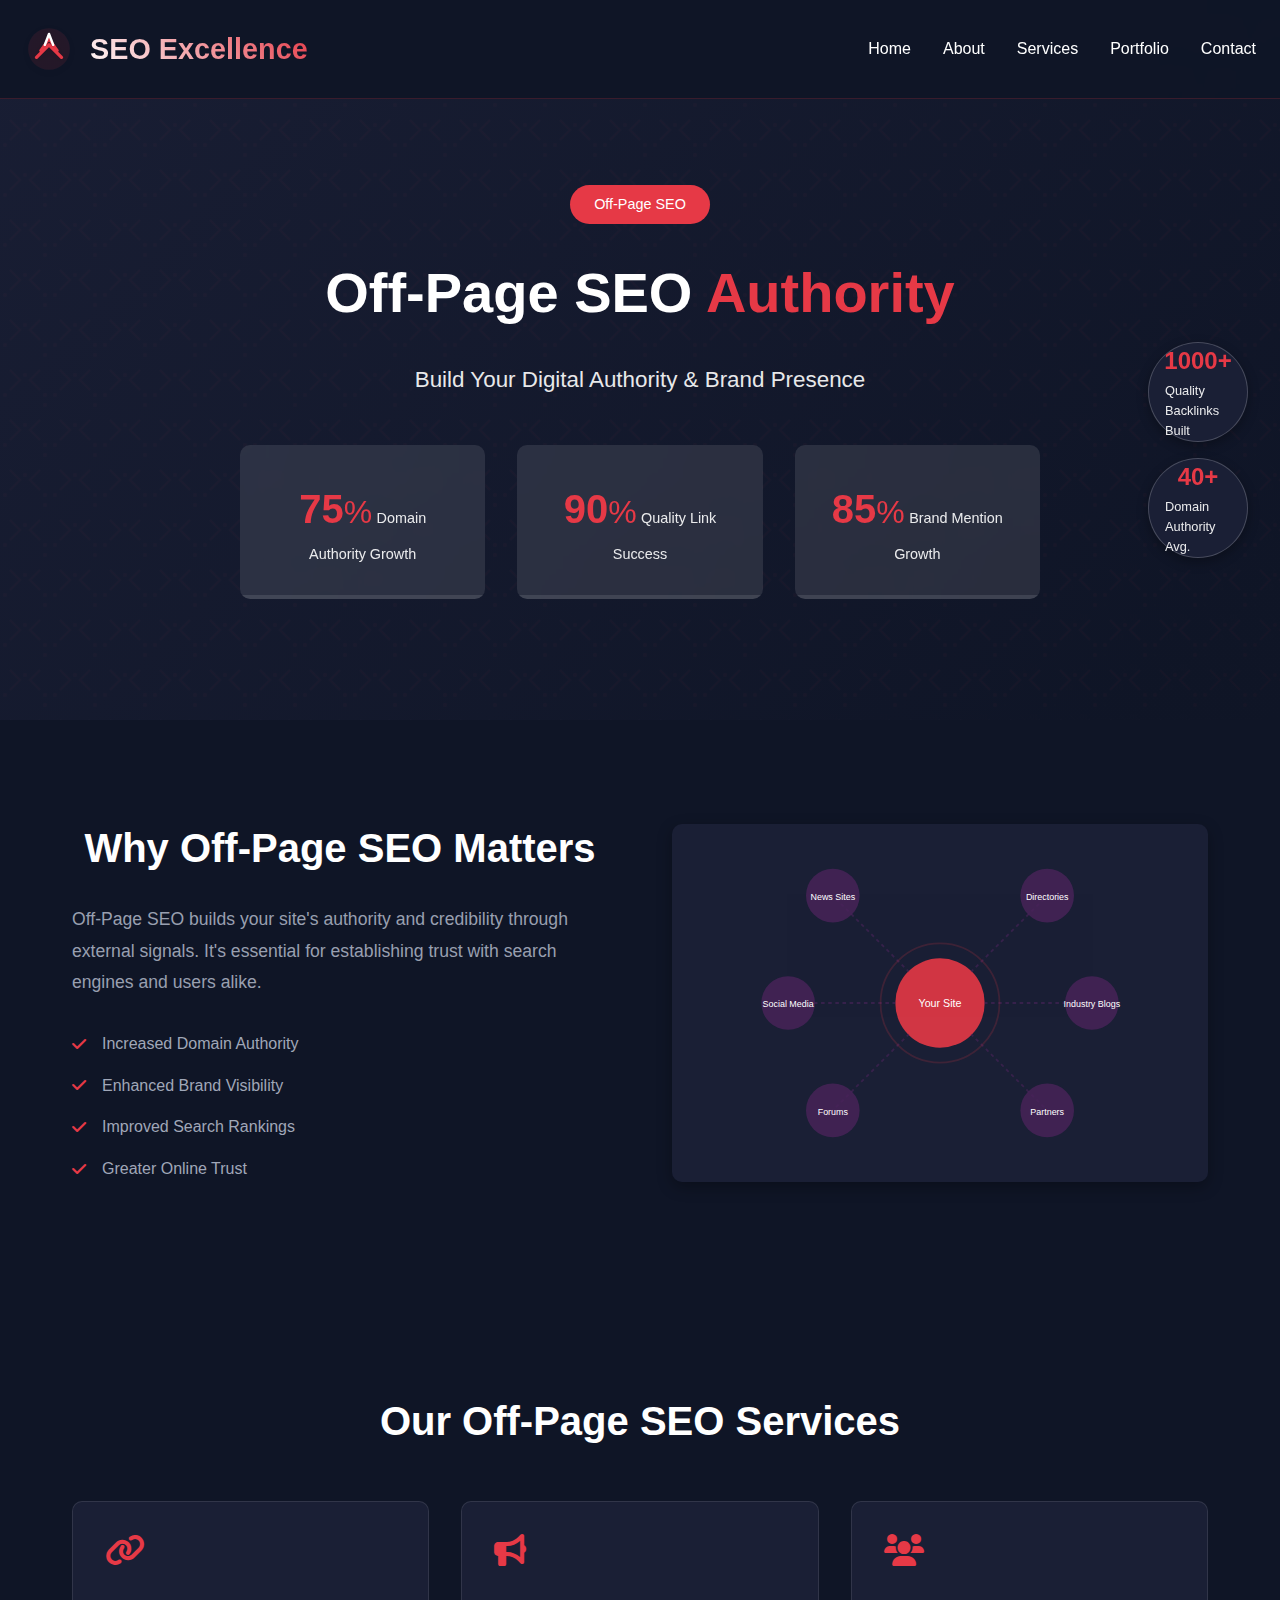
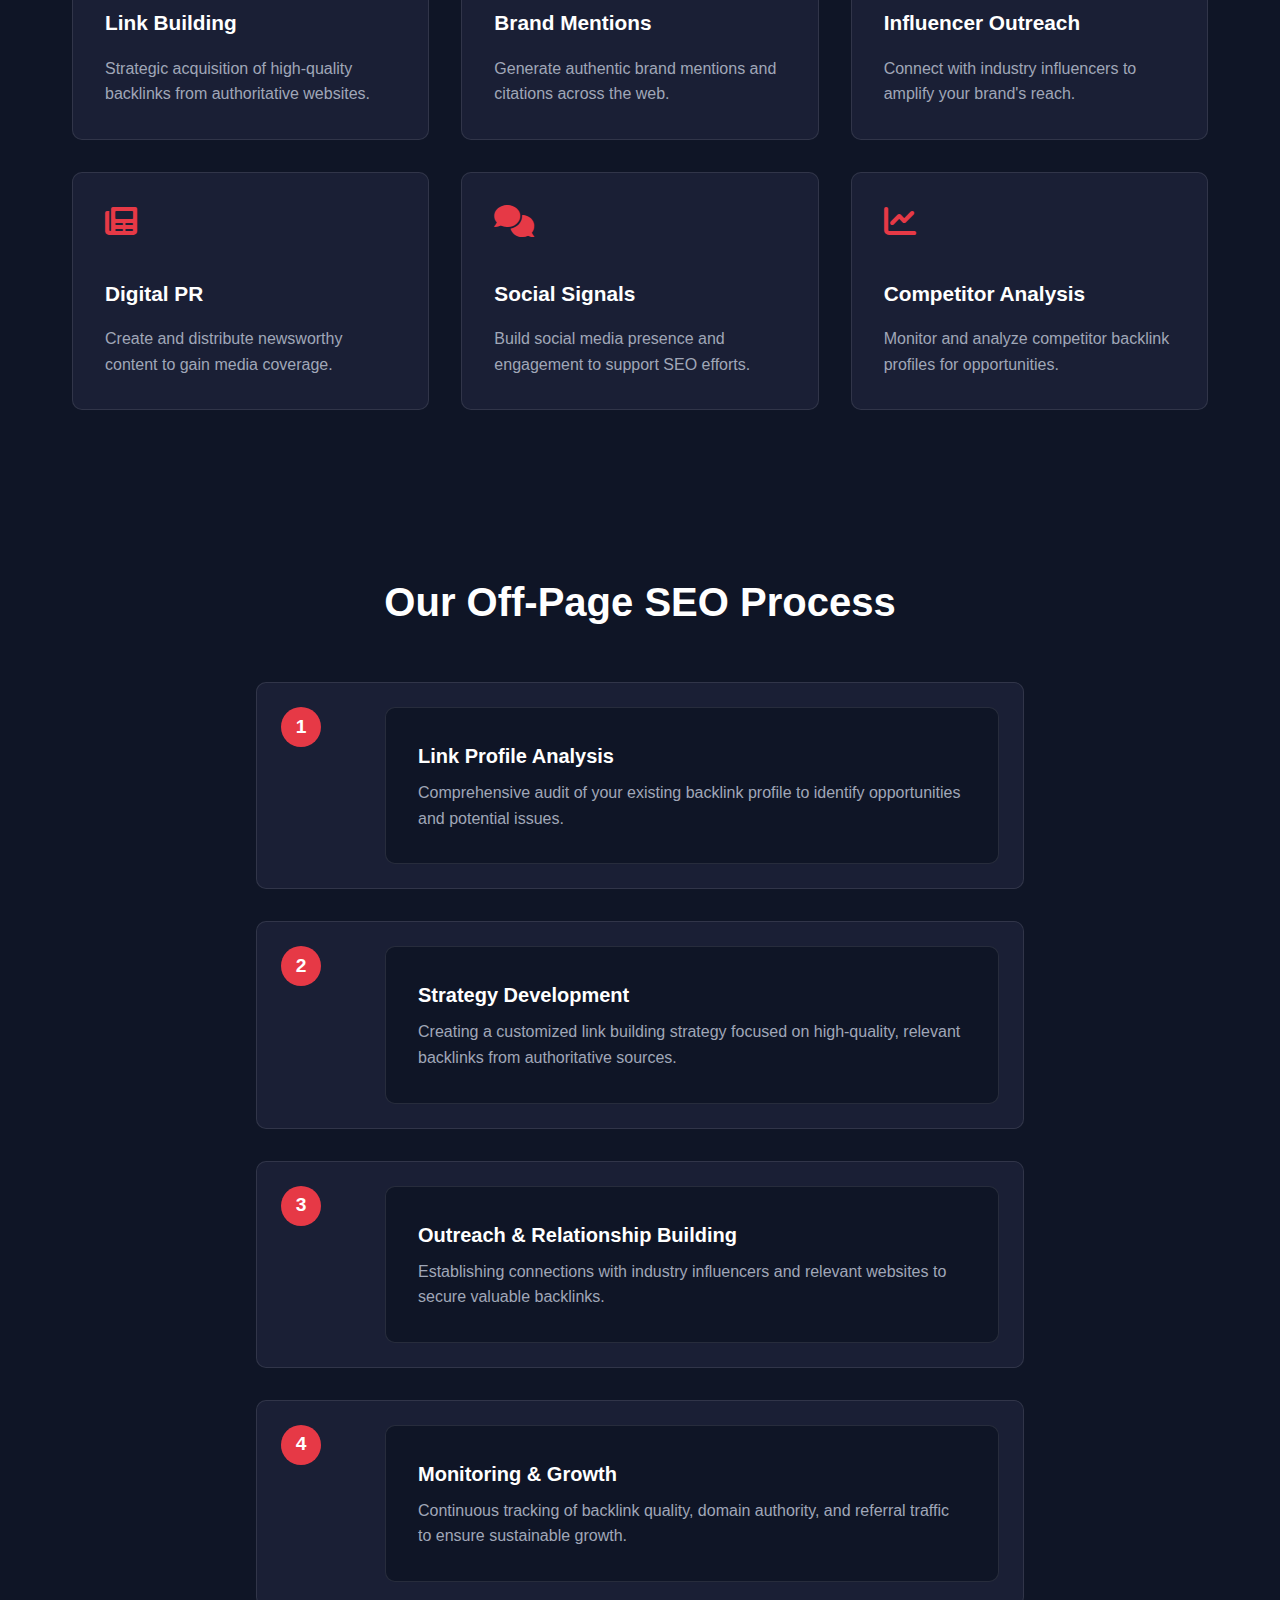
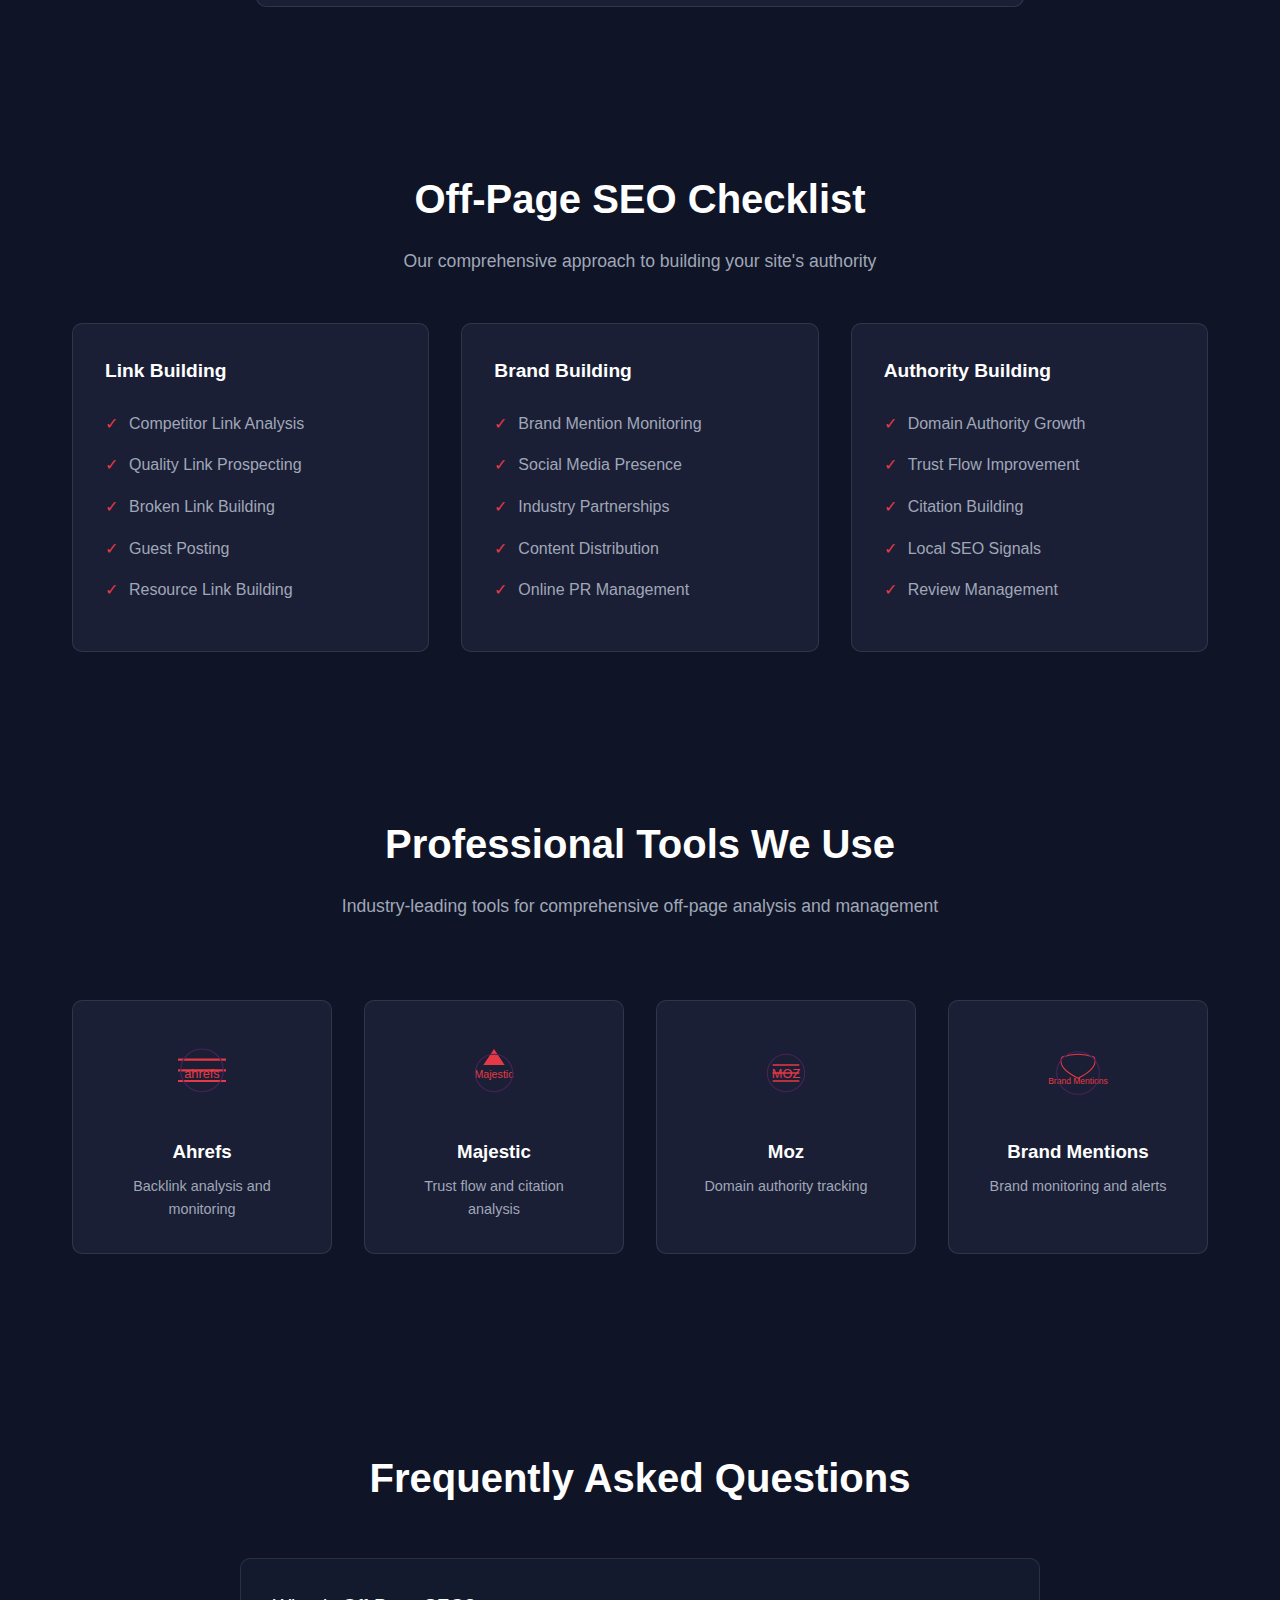
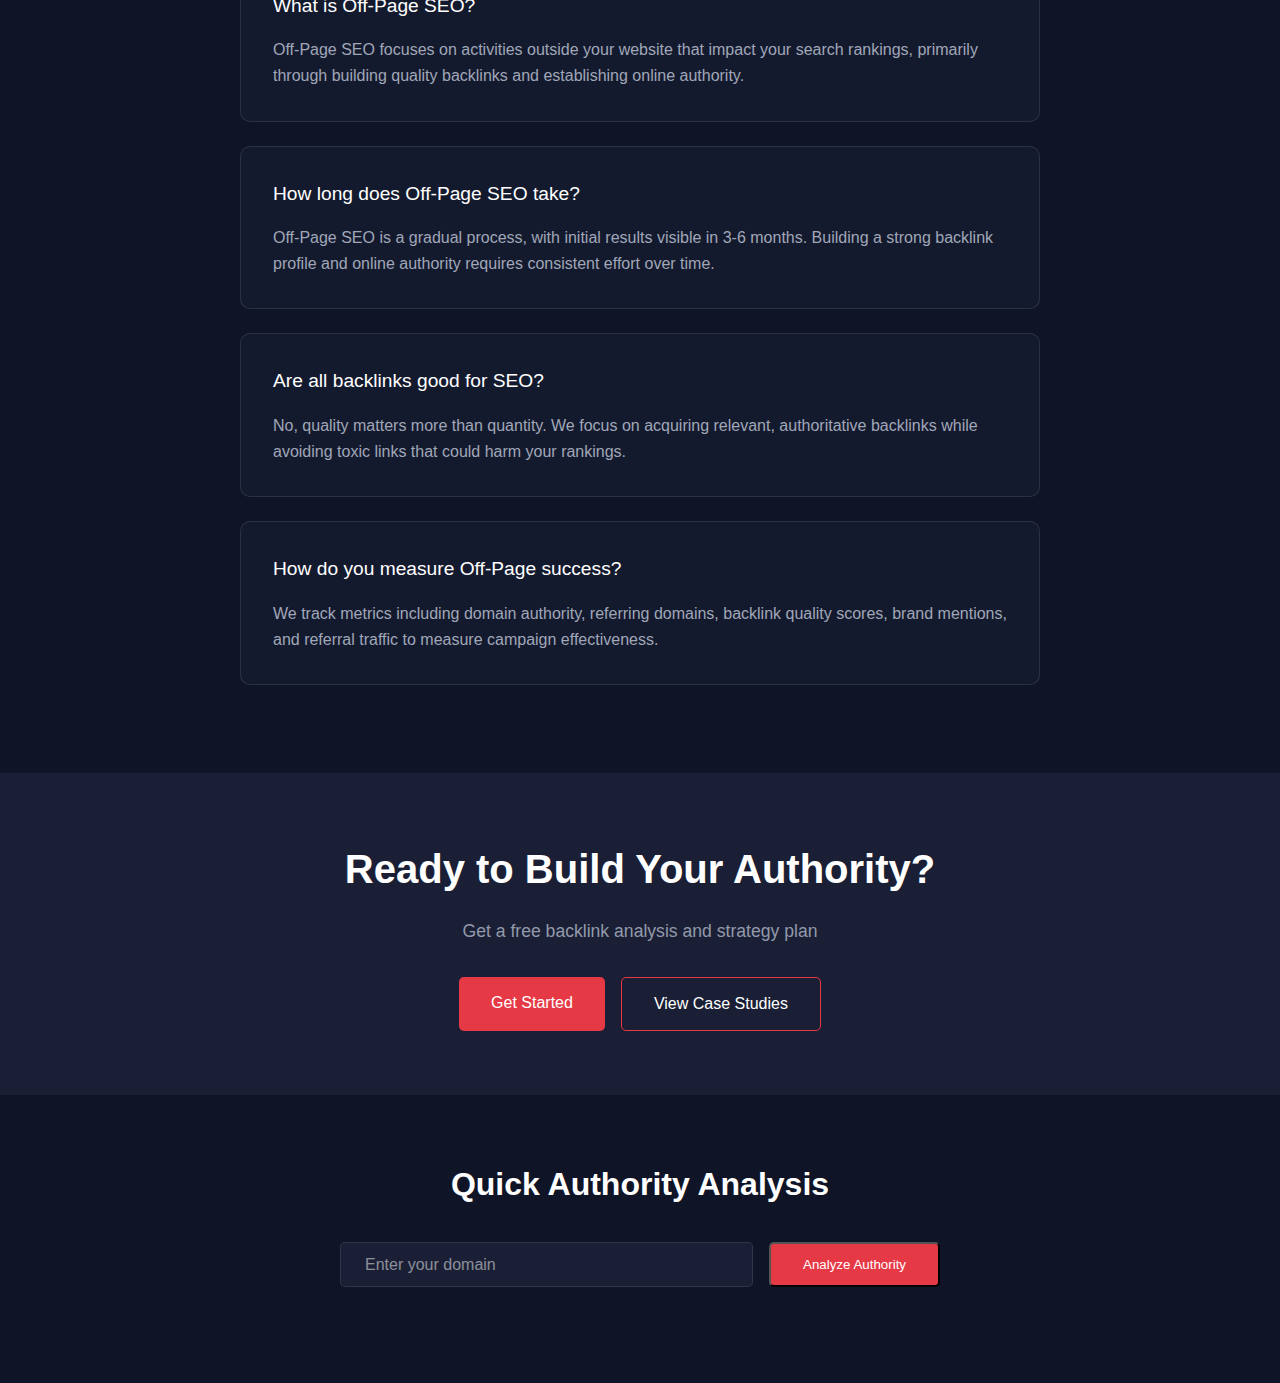
<file: services/off-page-seo.html>
<!DOCTYPE html>
<html lang="en">
<head>
    <meta charset="UTF-8">
    <meta name="viewport" content="width=device-width, initial-scale=1.0, maximum-scale=5.0">
    <meta name="description" content="Professional Off-Page SEO Services - Link Building, Brand Mentions, Authority Building">
    <meta name="theme-color" content="#1A1F35">
    <meta name="mobile-web-app-capable" content="yes">
    <meta name="apple-mobile-web-app-capable" content="yes">
    <meta name="apple-mobile-web-app-status-bar-style" content="black-translucent">
    <title>Off-Page SEO Services - SEO Excellence</title>
    <link rel="stylesheet" href="https://cdnjs.cloudflare.com/ajax/libs/font-awesome/6.0.0/css/all.min.css">
    <link rel="stylesheet" href="../style.css">
    <link rel="stylesheet" href="../services.css">
    <link rel="preload" href="../style.css" as="style">
    <link rel="preload" href="../services.css" as="style">
    <link rel="preload" href="https://cdnjs.cloudflare.com/ajax/libs/font-awesome/6.0.0/css/all.min.css" as="style">
    <style>
        /* Text color consistency */
        body {
            color: var(--text-primary);
        }
        h1, h2, h3 {
            color: var(--text-primary);
        }
        p {
            color: var(--text-secondary);
        }
        .section-subtitle {
            color: var(--text-secondary);
        }
        .overview-features li {
            color: var(--text-secondary);
        }
        .checklist-column ul li {
            color: var(--text-secondary);
        }

        /* Tool grid formatting */
        .tools-grid {
            display: grid;
            grid-template-columns: repeat(auto-fit, minmax(200px, 1fr));
            gap: 2rem;
            padding: 2rem 0;
        }
        .tool-card {
            background: var(--bg-secondary);
            padding: 2rem;
            border-radius: 10px;
            text-align: center;
            transition: transform 0.3s ease;
        }
        .tool-card:hover {
            transform: translateY(-5px);
        }
        .tool-card img {
            width: 80px;
            height: 80px;
            margin-bottom: 1rem;
            border-radius: 10px;
        }

        /* Process Section Styling */
        .service-process {
            padding: 4rem 0;
            background: var(--bg-primary);
        }

        .service-process h2 {
            text-align: center;
            margin-bottom: 3rem;
            color: #ffffff;
        }

        .process-steps {
            max-width: 800px;
            margin: 0 auto;
            padding: 0 1rem;
        }

        .process-step {
            display: flex;
            align-items: flex-start;
            gap: 2rem;
            margin-bottom: 2rem;
            padding: 1.5rem;
            background: var(--bg-secondary);
            border-radius: 10px;
            transition: transform 0.3s ease;
            border: 1px solid rgba(255, 255, 255, 0.1);
        }

        .process-step:hover {
            transform: translateX(10px);
            border-color: #E63946;
            box-shadow: 0 10px 20px rgba(0, 0, 0, 0.2);
        }

        .step-number {
            background: #E63946;
            color: #ffffff;
            width: 40px;
            height: 40px;
            border-radius: 50%;
            display: flex;
            align-items: center;
            justify-content: center;
            font-weight: bold;
            font-size: 1.2rem;
            flex-shrink: 0;
        }

        .step-content {
            flex: 1;
        }

        .step-content h3 {
            color: #ffffff;
            margin-bottom: 0.5rem;
            font-size: 1.25rem;
        }

        .step-content p {
            color: var(--text-secondary);
            line-height: 1.6;
            margin: 0;
        }

        /* FAQ Styling */
        .service-faq {
            padding: 4rem 0;
            background: var(--bg-primary);
        }

        .service-faq h2 {
            text-align: center;
            margin-bottom: 3rem;
            color: #ffffff;
        }

        .faq-container {
            max-width: 800px;
            margin: 0 auto;
        }

        .faq-item {
            background: rgba(26, 31, 53, 0.5);
            border-radius: 10px;
            padding: 2rem;
            margin-bottom: 1.5rem;
            transition: all 0.3s ease;
            border: 1px solid rgba(255, 255, 255, 0.1);
        }

        .faq-item:hover {
            background: var(--bg-secondary);
            transform: translateY(-5px);
            border-color: #E63946;
            box-shadow: 0 10px 20px rgba(0, 0, 0, 0.2);
        }

        .faq-item h3 {
            color: #ffffff;
            margin-bottom: 1rem;
            font-size: 1.2rem;
            font-weight: 500;
        }

        .faq-item p {
            color: var(--text-secondary);
            line-height: 1.6;
            margin: 0;
            font-size: 1rem;
        }

        /* CTA Section */
        .service-cta {
            padding: 4rem 0;
            text-align: center;
            background: var(--bg-secondary);
        }

        .service-cta h2 {
            color: #ffffff;
            margin-bottom: 1rem;
        }

        .service-cta p {
            color: var(--text-secondary);
            margin-bottom: 2rem;
        }

        .cta-buttons {
            display: flex;
            gap: 1rem;
            justify-content: center;
            margin-top: 2rem;
        }

        .cta-btn {
            padding: 0.8rem 2rem;
            border-radius: 5px;
            text-decoration: none;
            font-weight: 500;
            transition: all 0.3s ease;
        }

        .cta-btn.primary {
            background: #E63946;
            color: #ffffff;
        }

        .cta-btn.secondary {
            background: transparent;
            color: #ffffff;
            border: 1px solid #E63946;
        }

        .cta-btn:hover {
            transform: translateY(-2px);
            box-shadow: 0 5px 15px rgba(230, 57, 70, 0.3);
        }

        /* Quick Audit Section */
        .quick-audit {
            padding: 4rem 0;
            background: var(--bg-primary);
            text-align: center;
        }

        .audit-form {
            display: flex;
            gap: 1rem;
            justify-content: center;
            margin-top: 2rem;
            max-width: 600px;
            margin-left: auto;
            margin-right: auto;
        }

        .audit-form input {
            flex: 1;
            padding: 0.8rem 1.5rem;
            border: 1px solid rgba(255, 255, 255, 0.1);
            border-radius: 5px;
            background: var(--bg-secondary);
            color: #ffffff;
            font-size: 1rem;
        }

        .audit-form input:focus {
            outline: none;
            border-color: #E63946;
        }

        .audit-btn {
            padding: 0.8rem 2rem;
            background: #E63946;
            color: #ffffff;
            border: none;
            border-radius: 5px;
            cursor: pointer;
            transition: all 0.3s ease;
            font-weight: 500;
        }

        .audit-btn:hover {
            transform: translateY(-2px);
            box-shadow: 0 5px 15px rgba(230, 57, 70, 0.3);
        }

        /* Checklist Section */
        .checklist-section {
            padding: 4rem 0;
            background: var(--bg-primary);
        }

        .checklist-grid {
            display: grid;
            grid-template-columns: repeat(auto-fit, minmax(250px, 1fr));
            gap: 2rem;
            margin-top: 2rem;
        }

        .checklist-column {
            background: var(--bg-secondary);
            padding: 2rem;
            border-radius: 10px;
            border: 1px solid rgba(255, 255, 255, 0.1);
        }

        .checklist-column h3 {
            color: #ffffff;
            margin-bottom: 1.5rem;
            font-size: 1.2rem;
        }

        .checklist-column ul {
            list-style: none;
            padding: 0;
        }

        .checklist-column ul li {
            margin-bottom: 1rem;
            padding-left: 1.5rem;
            position: relative;
        }

        .checklist-column ul li:before {
            content: '✓';
            position: absolute;
            left: 0;
            color: #E63946;
        }

        /* Responsive adjustments */
        @media (max-width: 768px) {
            .process-step {
                padding: 1rem;
                gap: 1rem;
            }

            .step-number {
                width: 32px;
                height: 32px;
                font-size: 1rem;
            }

            .step-content h3 {
                font-size: 1.1rem;
            }

            .faq-item {
                padding: 1.5rem;
            }

            .faq-item h3 {
                font-size: 1.1rem;
            }

            .cta-buttons {
                flex-direction: column;
                gap: 1rem;
                padding: 0 1rem;
            }

            .audit-form {
                flex-direction: column;
                padding: 0 1rem;
            }
        }

        /* Hamburger Menu Styles */
        .nav-toggle {
            display: none;
            flex-direction: column;
            cursor: pointer;
        }
        .nav-toggle span {
            height: 3px;
            width: 25px;
            background: var(--text-primary);
            margin: 3px 0;
            transition: all 0.3s ease;
        }
        @media (max-width: 768px) {
            .nav-links {
                display: none;
                flex-direction: column;
                width: 100%;
                position: absolute;
                top: 60px;
                left: 0;
                background: var(--bg-secondary);
            }
            .nav-links.active {
                display: flex;
            }
            .nav-toggle {
                display: flex;
            }
        }
    </style>
</head>
<body>
    <!-- Floating Stats -->
    <div class="floating-stats">
        <div class="stat-bubble">
            <span>1000+</span>
            <p>Quality Backlinks Built</p>
        </div>
        <div class="stat-bubble">
            <span>40+</span>
            <p>Domain Authority Avg.</p>
        </div>
    </div>

    <!-- Navigation -->
    <nav>
        <div class="logo">
            <svg class="logo-svg" width="50" height="50" viewBox="0 0 60 60" fill="none" xmlns="http://www.w3.org/2000/svg">
                <circle cx="30" cy="30" r="25" fill="url(#glowGradient)" opacity="0.2"/>
                <g class="arrows-group">
                    <path class="arrow-large" d="M15 40 L30 25 L45 40" stroke="var(--accent)" stroke-width="4" fill="none" stroke-linecap="round" stroke-linejoin="round"/>
                    <path class="arrow-medium" d="M20 32 L30 18 L40 32" stroke="var(--accent)" stroke-width="3.5" fill="none" stroke-linecap="round" stroke-linejoin="round"/>
                    <path class="arrow-small" d="M25 25 L30 12 L35 25" stroke="var(--text-primary)" stroke-width="3" fill="none" stroke-linecap="round" stroke-linejoin="round"/>
                </g>
                <defs>
                    <linearGradient id="glowGradient" x1="30" y1="5" x2="30" y2="55">
                        <stop offset="0%" stop-color="var(--accent)" stop-opacity="0.5"/>
                        <stop offset="100%" stop-color="var(--accent)" stop-opacity="0"/>
                    </linearGradient>
                </defs>
            </svg>
            <span class="logo-text">SEO Excellence</span>
        </div>
        <div class="nav-toggle" aria-label="Toggle navigation">
            <span></span>
            <span></span>
            <span></span>
        </div>
        <ul class="nav-links">
            <li><a href="../index.html#home">Home</a></li>
            <li><a href="../index.html#about">About</a></li>
            <li><a href="../index.html#services">Services</a></li>
            <li><a href="../index.html#portfolio">Portfolio</a></li>
            <li><a href="../index.html#contact">Contact</a></li>
        </ul>
    </nav>

    <!-- Hero Section with Parallax -->
    <section class="service-hero">
        <div class="hero-background">
            <div class="code-overlay"></div>
        </div>
        <div class="service-hero-content">
            <span class="service-category">Off-Page SEO</span>
            <h1>Off-Page SEO <span class="highlight">Authority</span></h1>
            <p class="hero-subtitle">Build Your Digital Authority & Brand Presence</p>
            <div class="hero-stats">
                <div class="stat">
                    <span class="stat-number counter">75</span><span class="stat-symbol">%</span>
                    <span class="stat-label">Domain Authority Growth</span>
                    <div class="stat-bar" data-percentage="75"></div>
                </div>
                <div class="stat">
                    <span class="stat-number counter">90</span><span class="stat-symbol">%</span>
                    <span class="stat-label">Quality Link Success</span>
                    <div class="stat-bar" data-percentage="90"></div>
                </div>
                <div class="stat">
                    <span class="stat-number counter">85</span><span class="stat-symbol">%</span>
                    <span class="stat-label">Brand Mention Growth</span>
                    <div class="stat-bar" data-percentage="85"></div>
                </div>
            </div>
        </div>
    </section>

    <!-- Overview Section -->
    <section class="service-overview">
        <div class="container">
            <div class="overview-grid">
                <div class="overview-content">
                    <h2>Why Off-Page SEO Matters</h2>
                    <p>Off-Page SEO builds your site's authority and credibility through external signals. It's essential for establishing trust with search engines and users alike.</p>
                    <ul class="overview-features">
                        <li><i class="fas fa-check"></i> Increased Domain Authority</li>
                        <li><i class="fas fa-check"></i> Enhanced Brand Visibility</li>
                        <li><i class="fas fa-check"></i> Improved Search Rankings</li>
                        <li><i class="fas fa-check"></i> Greater Online Trust</li>
                    </ul>
                </div>
                <div class="overview-image">
                    <img src="../images/services/off-page-seo-diagram.svg" alt="Off-Page SEO Visualization" 
                         onerror="this.onerror=null; this.src='https://via.placeholder.com/600x400/1A1F35/FFFFFF?text=Off-Page+SEO+Diagram'">
                </div>
            </div>
        </div>
    </section>

    <!-- Key Features -->
    <section class="service-features">
        <div class="container">
            <h2>Our Off-Page SEO Services</h2>
            <div class="features-grid">
                <div class="feature-card">
                    <i class="fas fa-link"></i>
                    <h3>Link Building</h3>
                    <p>Strategic acquisition of high-quality backlinks from authoritative websites.</p>
                </div>
                <div class="feature-card">
                    <i class="fas fa-bullhorn"></i>
                    <h3>Brand Mentions</h3>
                    <p>Generate authentic brand mentions and citations across the web.</p>
                </div>
                <div class="feature-card">
                    <i class="fas fa-users"></i>
                    <h3>Influencer Outreach</h3>
                    <p>Connect with industry influencers to amplify your brand's reach.</p>
                </div>
                <div class="feature-card">
                    <i class="fas fa-newspaper"></i>
                    <h3>Digital PR</h3>
                    <p>Create and distribute newsworthy content to gain media coverage.</p>
                </div>
                <div class="feature-card">
                    <i class="fas fa-comments"></i>
                    <h3>Social Signals</h3>
                    <p>Build social media presence and engagement to support SEO efforts.</p>
                </div>
                <div class="feature-card">
                    <i class="fas fa-chart-line"></i>
                    <h3>Competitor Analysis</h3>
                    <p>Monitor and analyze competitor backlink profiles for opportunities.</p>
                </div>
            </div>
        </div>
    </section>

<!-- Our Process Section -->
<section class="service-process">
    <div class="container">
        <h2>Our Off-Page SEO Process</h2>
        
        <div class="process-steps">
            <div class="process-step">
                <div class="step-number">1</div>
                <div class="step-content">
                    <h3>Link Profile Analysis</h3>
                    <p>Comprehensive audit of your existing backlink profile to identify opportunities and potential issues.</p>
                </div>
            </div>

            <div class="process-step">
                <div class="step-number">2</div>
                <div class="step-content">
                    <h3>Strategy Development</h3>
                    <p>Creating a customized link building strategy focused on high-quality, relevant backlinks from authoritative sources.</p>
                </div>
            </div>

            <div class="process-step">
                <div class="step-number">3</div>
                <div class="step-content">
                    <h3>Outreach & Relationship Building</h3>
                    <p>Establishing connections with industry influencers and relevant websites to secure valuable backlinks.</p>
                </div>
            </div>

            <div class="process-step">
                <div class="step-number">4</div>
                <div class="step-content">
                    <h3>Monitoring & Growth</h3>
                    <p>Continuous tracking of backlink quality, domain authority, and referral traffic to ensure sustainable growth.</p>
                </div>
            </div>
        </div>
    </div>
</section>


    <!-- Checklist Section -->
    <section class="checklist-section">
        <div class="container">
            <h2>Off-Page SEO Checklist</h2>
            <p class="section-subtitle">Our comprehensive approach to building your site's authority</p>
            <div class="checklist-grid">
                <div class="checklist-column">
                    <h3>Link Building</h3>
                    <ul>
                        <li>Competitor Link Analysis</li>
                        <li>Quality Link Prospecting</li>
                        <li>Broken Link Building</li>
                        <li>Guest Posting</li>
                        <li>Resource Link Building</li>
                    </ul>
                </div>
                <div class="checklist-column">
                    <h3>Brand Building</h3>
                    <ul>
                        <li>Brand Mention Monitoring</li>
                        <li>Social Media Presence</li>
                        <li>Industry Partnerships</li>
                        <li>Content Distribution</li>
                        <li>Online PR Management</li>
                    </ul>
                </div>
                <div class="checklist-column">
                    <h3>Authority Building</h3>
                    <ul>
                        <li>Domain Authority Growth</li>
                        <li>Trust Flow Improvement</li>
                        <li>Citation Building</li>
                        <li>Local SEO Signals</li>
                        <li>Review Management</li>
                    </ul>
                </div>
            </div>
        </div>
    </section>

    <!-- Tools Section -->
    <section class="tools-section">
        <div class="container">
            <h2>Professional Tools We Use</h2>
            <p class="section-subtitle">Industry-leading tools for comprehensive off-page analysis and management</p>
            <div class="tools-grid">
                <div class="tool-card">
                    <img src="../images/tools/ahrefs.svg" alt="Ahrefs" 
                         onerror="this.onerror=null; this.src='https://via.placeholder.com/150x150/1A1F35/FFFFFF?text=Ahrefs'">
                    <h3>Ahrefs</h3>
                    <p>Backlink analysis and monitoring</p>
                </div>
                <div class="tool-card">
                    <img src="../images/tools/majestic.svg" alt="Majestic" 
                         onerror="this.onerror=null; this.src='https://via.placeholder.com/150x150/1A1F35/FFFFFF?text=Majestic'">
                    <h3>Majestic</h3>
                    <p>Trust flow and citation analysis</p>
                </div>
                <div class="tool-card">
                    <img src="../images/tools/moz.svg" alt="Moz" 
                         onerror="this.onerror=null; this.src='https://via.placeholder.com/150x150/1A1F35/FFFFFF?text=Moz'">
                    <h3>Moz</h3>
                    <p>Domain authority tracking</p>
                </div>
                <div class="tool-card">
                    <img src="../images/tools/brandmentions.svg" alt="Brand Mentions" 
                         onerror="this.onerror=null; this.src='https://via.placeholder.com/150x150/1A1F35/FFFFFF?text=Brand+Mentions'">
                    <h3>Brand Mentions</h3>
                    <p>Brand monitoring and alerts</p>
                </div>
            </div>
        </div>
    </section>

<!-- FAQ Section -->
<section class="service-faq">
    <div class="container">
        <h2>Frequently Asked Questions</h2>
        
        <div class="faq-container">
            <div class="faq-item">
                <h3>What is Off-Page SEO?</h3>
                <p>Off-Page SEO focuses on activities outside your website that impact your search rankings, primarily through building quality backlinks and establishing online authority.</p>
            </div>

            <div class="faq-item">
                <h3>How long does Off-Page SEO take?</h3>
                <p>Off-Page SEO is a gradual process, with initial results visible in 3-6 months. Building a strong backlink profile and online authority requires consistent effort over time.</p>
            </div>

            <div class="faq-item">
                <h3>Are all backlinks good for SEO?</h3>
                <p>No, quality matters more than quantity. We focus on acquiring relevant, authoritative backlinks while avoiding toxic links that could harm your rankings.</p>
            </div>

            <div class="faq-item">
                <h3>How do you measure Off-Page success?</h3>
                <p>We track metrics including domain authority, referring domains, backlink quality scores, brand mentions, and referral traffic to measure campaign effectiveness.</p>
            </div>
        </div>
    </div>
</section>

   <!-- CTA Section -->
<section class="service-cta">
    <div class="container">
        <h2>Ready to Build Your Authority?</h2>
        <p>Get a free backlink analysis and strategy plan</p>
        <div class="cta-buttons">
            <a href="#contact" class="cta-btn primary">Get Started</a>
            <a href="#" class="cta-btn secondary">View Case Studies</a>
        </div>
    </div>
</section>

    <!-- Quick Audit Section -->
    <section class="quick-audit">
        <div class="container">
            <h2>Quick Authority Analysis</h2>
            <div class="audit-form">
                <input type="url" placeholder="Enter your domain" aria-label="Domain URL">
                <button class="cta-btn">Analyze Authority</button>
            </div>
        </div>
    </section>

    <script src="../services.js"></script>
</body>
</html>
</file>
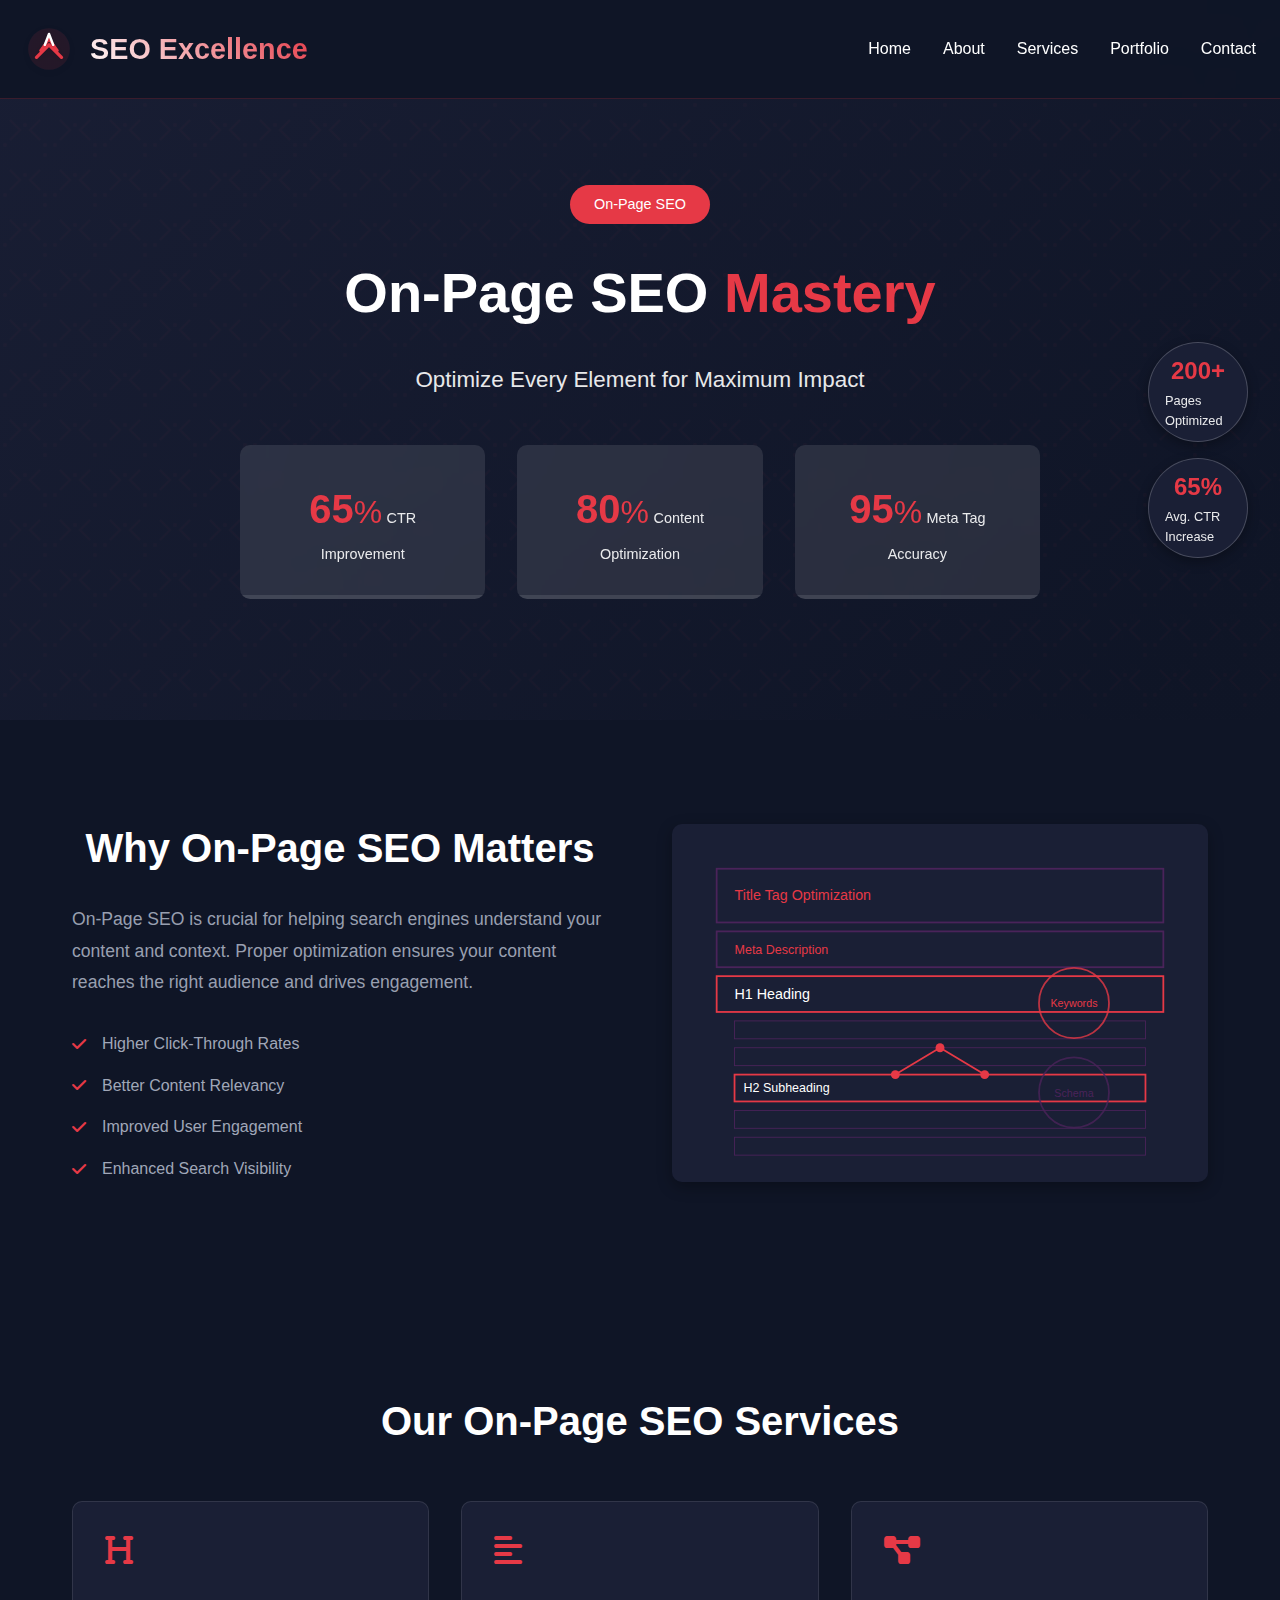
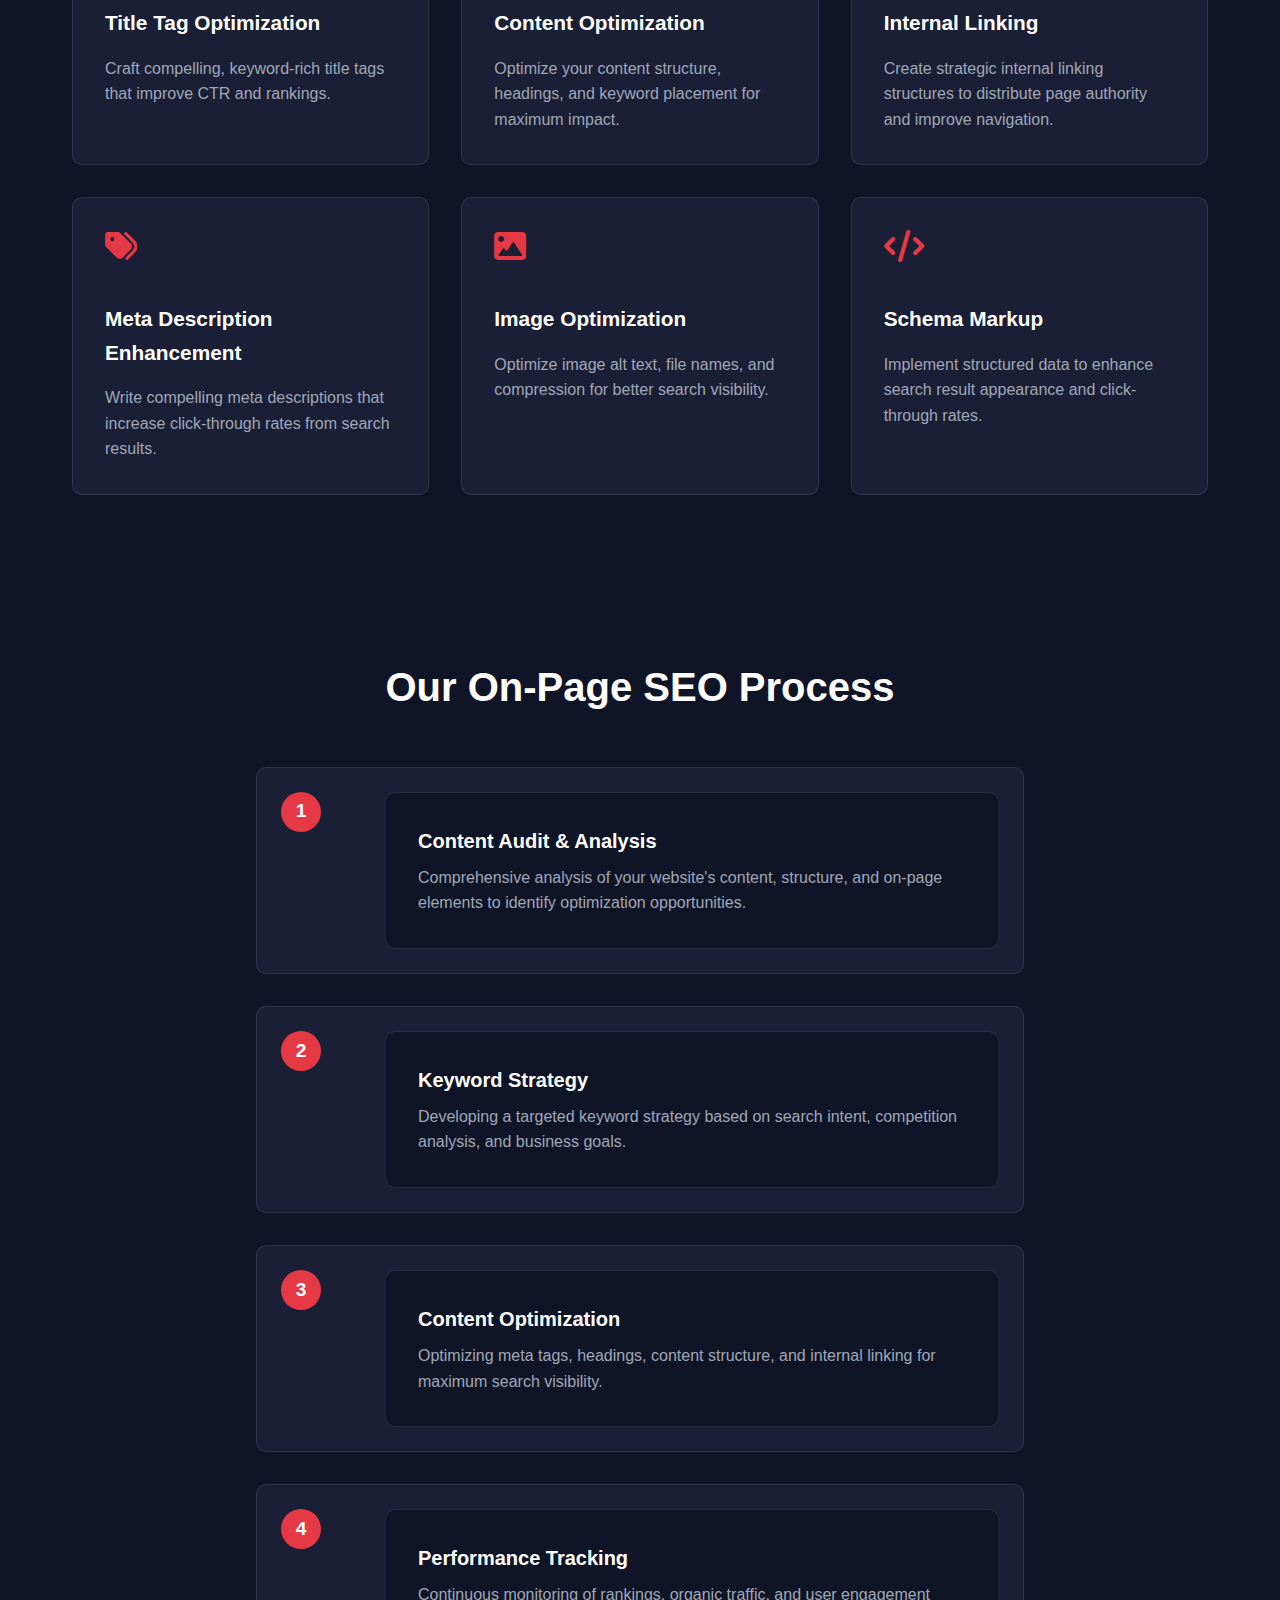
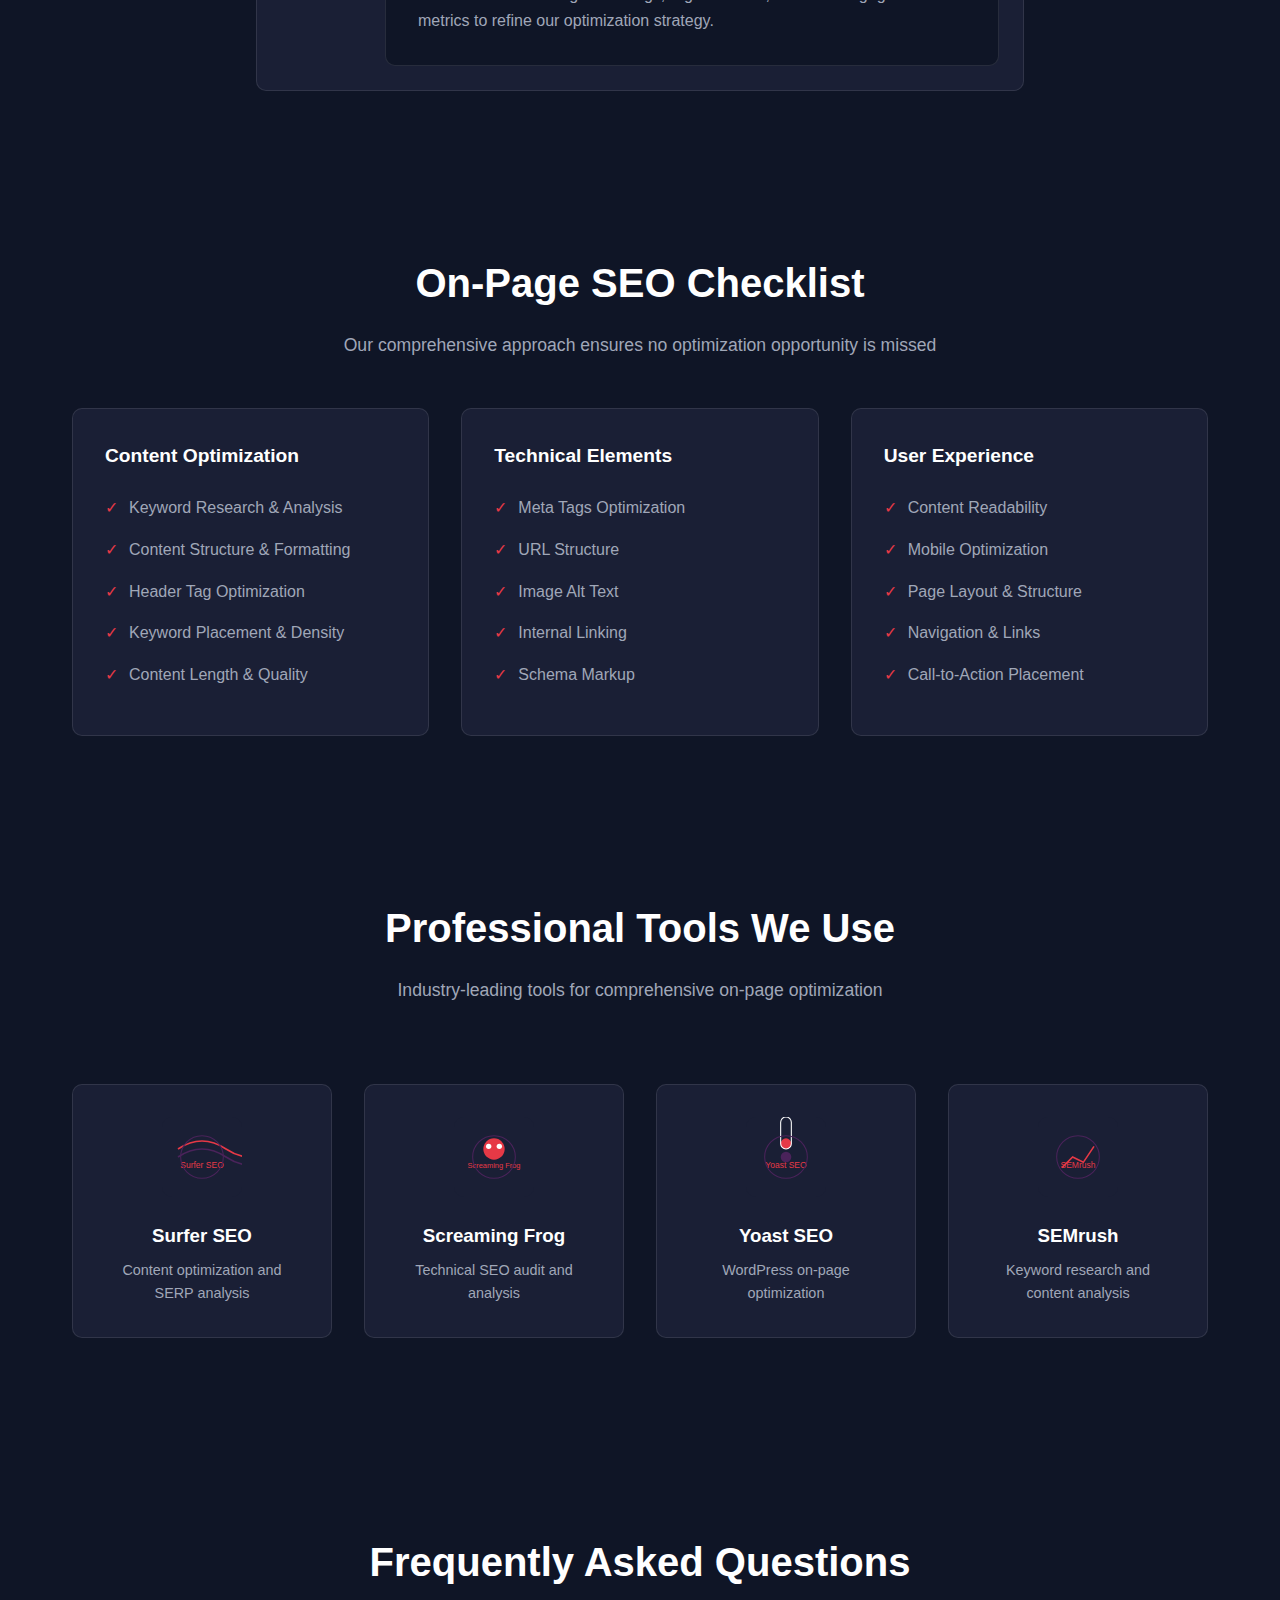
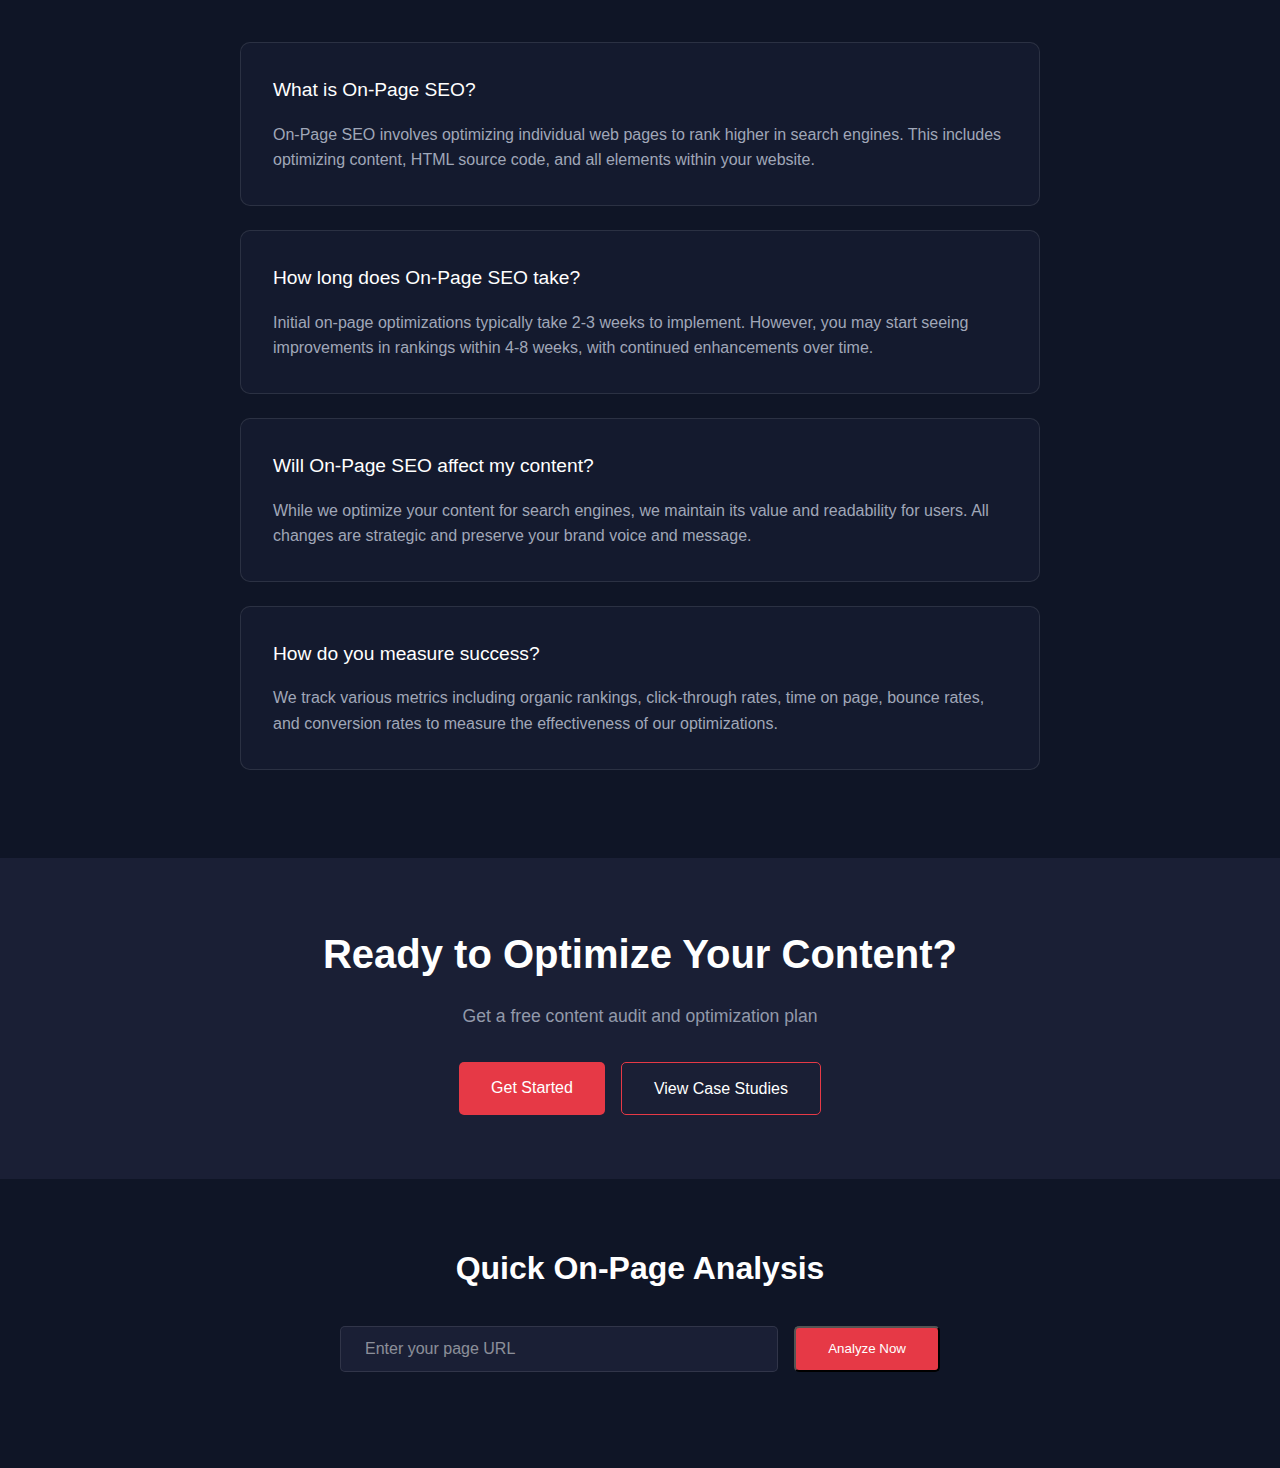
<file: services/on-page-seo.html>
<!DOCTYPE html>
<html lang="en">
<head>
    <meta charset="UTF-8">
    <meta name="viewport" content="width=device-width, initial-scale=1.0, maximum-scale=5.0">
    <meta name="description" content="Professional On-Page SEO Services - Content Optimization, Meta Tags, Internal Linking">
    <meta name="theme-color" content="#1A1F35">
    <meta name="mobile-web-app-capable" content="yes">
    <meta name="apple-mobile-web-app-capable" content="yes">
    <meta name="apple-mobile-web-app-status-bar-style" content="black-translucent">
    <title>On-Page SEO Services - SEO Excellence</title>
    <link rel="stylesheet" href="https://cdnjs.cloudflare.com/ajax/libs/font-awesome/6.0.0/css/all.min.css">
    <link rel="stylesheet" href="../style.css">
    <link rel="stylesheet" href="../services.css">
    <link rel="preload" href="../style.css" as="style">
    <link rel="preload" href="../services.css" as="style">
    <link rel="preload" href="https://cdnjs.cloudflare.com/ajax/libs/font-awesome/6.0.0/css/all.min.css" as="style">
    <style>
        /* Text color consistency */
        body {
            color: var(--text-primary);
        }
        h1, h2, h3 {
            color: var(--text-primary);
        }
        p {
            color: var(--text-secondary);
        }
        .section-subtitle {
            color: var(--text-secondary);
        }
        .overview-features li {
            color: var(--text-secondary);
        }
        .checklist-column ul li {
            color: var(--text-secondary);
        }

        /* Tool grid formatting */
        .tools-grid {
            display: grid;
            grid-template-columns: repeat(auto-fit, minmax(200px, 1fr));
            gap: 2rem;
            padding: 2rem 0;
        }
        .tool-card {
            background: var(--bg-secondary);
            padding: 2rem;
            border-radius: 10px;
            text-align: center;
            transition: transform 0.3s ease;
        }
        .tool-card:hover {
            transform: translateY(-5px);
        }
        .tool-card img {
            width: 80px;
            height: 80px;
            margin-bottom: 1rem;
            border-radius: 10px;
        }

        /* Process Section Styling */
        .service-process {
            padding: 4rem 0;
            background: var(--bg-primary);
        }

        .service-process h2 {
            text-align: center;
            margin-bottom: 3rem;
            color: #ffffff;
        }

        .process-steps {
            max-width: 800px;
            margin: 0 auto;
            padding: 0 1rem;
        }

        .process-step {
            display: flex;
            align-items: flex-start;
            gap: 2rem;
            margin-bottom: 2rem;
            padding: 1.5rem;
            background: var(--bg-secondary);
            border-radius: 10px;
            transition: transform 0.3s ease;
            border: 1px solid rgba(255, 255, 255, 0.1);
        }

        .process-step:hover {
            transform: translateX(10px);
            border-color: #E63946;
            box-shadow: 0 10px 20px rgba(0, 0, 0, 0.2);
        }

        .step-number {
            background: #E63946;
            color: #ffffff;
            width: 40px;
            height: 40px;
            border-radius: 50%;
            display: flex;
            align-items: center;
            justify-content: center;
            font-weight: bold;
            font-size: 1.2rem;
            flex-shrink: 0;
        }

        .step-content {
            flex: 1;
        }

        .step-content h3 {
            color: #ffffff;
            margin-bottom: 0.5rem;
            font-size: 1.25rem;
        }

        .step-content p {
            color: var(--text-secondary);
            line-height: 1.6;
            margin: 0;
        }

        /* FAQ Styling */
        .service-faq {
            padding: 4rem 0;
            background: var(--bg-primary);
        }

        .service-faq h2 {
            text-align: center;
            margin-bottom: 3rem;
            color: #ffffff;
        }

        .faq-container {
            max-width: 800px;
            margin: 0 auto;
        }

        .faq-item {
            background: rgba(26, 31, 53, 0.5);
            border-radius: 10px;
            padding: 2rem;
            margin-bottom: 1.5rem;
            transition: all 0.3s ease;
            border: 1px solid rgba(255, 255, 255, 0.1);
        }

        .faq-item:hover {
            background: var(--bg-secondary);
            transform: translateY(-5px);
            border-color: #E63946;
            box-shadow: 0 10px 20px rgba(0, 0, 0, 0.2);
        }

        .faq-item h3 {
            color: #ffffff;
            margin-bottom: 1rem;
            font-size: 1.2rem;
            font-weight: 500;
        }

        .faq-item p {
            color: var(--text-secondary);
            line-height: 1.6;
            margin: 0;
            font-size: 1rem;
        }

        /* CTA Section */
        .service-cta {
            padding: 4rem 0;
            text-align: center;
            background: var(--bg-secondary);
        }

        .service-cta h2 {
            color: #ffffff;
            margin-bottom: 1rem;
        }

        .service-cta p {
            color: var(--text-secondary);
            margin-bottom: 2rem;
        }

        .cta-buttons {
            display: flex;
            gap: 1rem;
            justify-content: center;
            margin-top: 2rem;
        }

        .cta-btn {
            padding: 0.8rem 2rem;
            border-radius: 5px;
            text-decoration: none;
            font-weight: 500;
            transition: all 0.3s ease;
        }

        .cta-btn.primary {
            background: #E63946;
            color: #ffffff;
        }

        .cta-btn.secondary {
            background: transparent;
            color: #ffffff;
            border: 1px solid #E63946;
        }

        .cta-btn:hover {
            transform: translateY(-2px);
            box-shadow: 0 5px 15px rgba(230, 57, 70, 0.3);
        }

        /* Quick Audit Section */
        .quick-audit {
            padding: 4rem 0;
            background: var(--bg-primary);
            text-align: center;
        }

        .audit-form {
            display: flex;
            gap: 1rem;
            justify-content: center;
            margin-top: 2rem;
            max-width: 600px;
            margin-left: auto;
            margin-right: auto;
        }

        .audit-form input {
            flex: 1;
            padding: 0.8rem 1.5rem;
            border: 1px solid rgba(255, 255, 255, 0.1);
            border-radius: 5px;
            background: var(--bg-secondary);
            color: #ffffff;
            font-size: 1rem;
        }

        .audit-form input:focus {
            outline: none;
            border-color: #E63946;
        }

        .audit-btn {
            padding: 0.8rem 2rem;
            background: #E63946;
            color: #ffffff;
            border: none;
            border-radius: 5px;
            cursor: pointer;
            transition: all 0.3s ease;
            font-weight: 500;
        }

        .audit-btn:hover {
            transform: translateY(-2px);
            box-shadow: 0 5px 15px rgba(230, 57, 70, 0.3);
        }

        /* Checklist Section */
        .checklist-section {
            padding: 4rem 0;
            background: var(--bg-primary);
        }

        .checklist-grid {
            display: grid;
            grid-template-columns: repeat(auto-fit, minmax(250px, 1fr));
            gap: 2rem;
            margin-top: 2rem;
        }

        .checklist-column {
            background: var(--bg-secondary);
            padding: 2rem;
            border-radius: 10px;
            border: 1px solid rgba(255, 255, 255, 0.1);
        }

        .checklist-column h3 {
            color: #ffffff;
            margin-bottom: 1.5rem;
            font-size: 1.2rem;
        }

        .checklist-column ul {
            list-style: none;
            padding: 0;
        }

        .checklist-column ul li {
            margin-bottom: 1rem;
            padding-left: 1.5rem;
            position: relative;
        }

        .checklist-column ul li:before {
            content: '✓';
            position: absolute;
            left: 0;
            color: #E63946;
        }

        /* Responsive adjustments */
        @media (max-width: 768px) {
            .process-step {
                padding: 1rem;
                gap: 1rem;
            }

            .step-number {
                width: 32px;
                height: 32px;
                font-size: 1rem;
            }

            .step-content h3 {
                font-size: 1.1rem;
            }

            .faq-item {
                padding: 1.5rem;
            }

            .faq-item h3 {
                font-size: 1.1rem;
            }

            .cta-buttons {
                flex-direction: column;
                gap: 1rem;
                padding: 0 1rem;
            }

            .audit-form {
                flex-direction: column;
                padding: 0 1rem;
            }
        }
    </style>
</head>
<body>
    <!-- Floating Stats -->
    <div class="floating-stats">
        <div class="stat-bubble">
            <span>200+</span>
            <p>Pages Optimized</p>
        </div>
        <div class="stat-bubble">
            <span>65%</span>
            <p>Avg. CTR Increase</p>
        </div>
    </div>

    <!-- Navigation -->
    <nav>
        <div class="logo">
            <svg class="logo-svg" width="50" height="50" viewBox="0 0 60 60" fill="none" xmlns="http://www.w3.org/2000/svg">
                <circle cx="30" cy="30" r="25" fill="url(#glowGradient)" opacity="0.2"/>
                <g class="arrows-group">
                    <path class="arrow-large" d="M15 40 L30 25 L45 40" stroke="var(--accent)" stroke-width="4" fill="none" stroke-linecap="round" stroke-linejoin="round"/>
                    <path class="arrow-medium" d="M20 32 L30 18 L40 32" stroke="var(--accent)" stroke-width="3.5" fill="none" stroke-linecap="round" stroke-linejoin="round"/>
                    <path class="arrow-small" d="M25 25 L30 12 L35 25" stroke="var(--text-primary)" stroke-width="3" fill="none" stroke-linecap="round" stroke-linejoin="round"/>
                </g>
                <defs>
                    <linearGradient id="glowGradient" x1="30" y1="5" x2="30" y2="55">
                        <stop offset="0%" stop-color="var(--accent)" stop-opacity="0.5"/>
                        <stop offset="100%" stop-color="var(--accent)" stop-opacity="0"/>
                    </linearGradient>
                </defs>
            </svg>
            <span class="logo-text">SEO Excellence</span>
        </div>
        <div class="nav-toggle">
            <i class="fas fa-bars"></i>
        </div>
        <ul class="nav-links">
            <li><a href="../index.html#home">Home</a></li>
            <li><a href="../index.html#about">About</a></li>
            <li><a href="../index.html#services">Services</a></li>
            <li><a href="../index.html#portfolio">Portfolio</a></li>
            <li><a href="../index.html#contact">Contact</a></li>
        </ul>
    </nav>

    <!-- Hero Section with Parallax -->
    <section class="service-hero">
        <div class="hero-background">
            <div class="code-overlay"></div>
        </div>
        <div class="service-hero-content">
            <span class="service-category">On-Page SEO</span>
            <h1>On-Page SEO <span class="highlight">Mastery</span></h1>
            <p class="hero-subtitle">Optimize Every Element for Maximum Impact</p>
            <div class="hero-stats">
                <div class="stat">
                    <span class="stat-number counter">65</span><span class="stat-symbol">%</span>
                    <span class="stat-label">CTR Improvement</span>
                    <div class="stat-bar" data-percentage="65"></div>
                </div>
                <div class="stat">
                    <span class="stat-number counter">80</span><span class="stat-symbol">%</span>
                    <span class="stat-label">Content Optimization</span>
                    <div class="stat-bar" data-percentage="80"></div>
                </div>
                <div class="stat">
                    <span class="stat-number counter">95</span><span class="stat-symbol">%</span>
                    <span class="stat-label">Meta Tag Accuracy</span>
                    <div class="stat-bar" data-percentage="95"></div>
                </div>
            </div>
        </div>
    </section>

    <!-- Overview Section -->
    <section class="service-overview">
        <div class="container">
            <div class="overview-grid">
                <div class="overview-content">
                    <h2>Why On-Page SEO Matters</h2>
                    <p>On-Page SEO is crucial for helping search engines understand your content and context. Proper optimization ensures your content reaches the right audience and drives engagement.</p>
                    <ul class="overview-features">
                        <li><i class="fas fa-check"></i> Higher Click-Through Rates</li>
                        <li><i class="fas fa-check"></i> Better Content Relevancy</li>
                        <li><i class="fas fa-check"></i> Improved User Engagement</li>
                        <li><i class="fas fa-check"></i> Enhanced Search Visibility</li>
                    </ul>
                </div>
                <div class="overview-image">
                    <img src="../images/services/on-page-seo-diagram.svg" alt="On-Page SEO Visualization" 
                         onerror="this.onerror=null; this.src='https://via.placeholder.com/600x400/1A1F35/FFFFFF?text=On-Page+SEO+Diagram'">
                </div>
            </div>
        </div>
    </section>

    <!-- Key Features -->
    <section class="service-features">
        <div class="container">
            <h2>Our On-Page SEO Services</h2>
            <div class="features-grid">
                <div class="feature-card">
                    <i class="fas fa-heading"></i>
                    <h3>Title Tag Optimization</h3>
                    <p>Craft compelling, keyword-rich title tags that improve CTR and rankings.</p>
                </div>
                <div class="feature-card">
                    <i class="fas fa-align-left"></i>
                    <h3>Content Optimization</h3>
                    <p>Optimize your content structure, headings, and keyword placement for maximum impact.</p>
                </div>
                <div class="feature-card">
                    <i class="fas fa-project-diagram"></i>
                    <h3>Internal Linking</h3>
                    <p>Create strategic internal linking structures to distribute page authority and improve navigation.</p>
                </div>
                <div class="feature-card">
                    <i class="fas fa-tags"></i>
                    <h3>Meta Description Enhancement</h3>
                    <p>Write compelling meta descriptions that increase click-through rates from search results.</p>
                </div>
                <div class="feature-card">
                    <i class="fas fa-image"></i>
                    <h3>Image Optimization</h3>
                    <p>Optimize image alt text, file names, and compression for better search visibility.</p>
                </div>
                <div class="feature-card">
                    <i class="fas fa-code"></i>
                    <h3>Schema Markup</h3>
                    <p>Implement structured data to enhance search result appearance and click-through rates.</p>
                </div>
            </div>
        </div>
    </section>

<!-- Our Process Section -->
<section class="service-process">
    <div class="container">
        <h2>Our On-Page SEO Process</h2>
        
        <div class="process-steps">
            <div class="process-step">
                <div class="step-number">1</div>
                <div class="step-content">
                    <h3>Content Audit & Analysis</h3>
                    <p>Comprehensive analysis of your website's content, structure, and on-page elements to identify optimization opportunities.</p>
                </div>
            </div>

            <div class="process-step">
                <div class="step-number">2</div>
                <div class="step-content">
                    <h3>Keyword Strategy</h3>
                    <p>Developing a targeted keyword strategy based on search intent, competition analysis, and business goals.</p>
                </div>
            </div>

            <div class="process-step">
                <div class="step-number">3</div>
                <div class="step-content">
                    <h3>Content Optimization</h3>
                    <p>Optimizing meta tags, headings, content structure, and internal linking for maximum search visibility.</p>
                </div>
            </div>

            <div class="process-step">
                <div class="step-number">4</div>
                <div class="step-content">
                    <h3>Performance Tracking</h3>
                    <p>Continuous monitoring of rankings, organic traffic, and user engagement metrics to refine our optimization strategy.</p>
                </div>
            </div>
        </div>
    </div>
</section>
    
    <!-- Checklist Section -->
    <section class="checklist-section">
        <div class="container">
            <h2>On-Page SEO Checklist</h2>
            <p class="section-subtitle">Our comprehensive approach ensures no optimization opportunity is missed</p>
            <div class="checklist-grid">
                <div class="checklist-column">
                    <h3>Content Optimization</h3>
                    <ul>
                        <li>Keyword Research & Analysis</li>
                        <li>Content Structure & Formatting</li>
                        <li>Header Tag Optimization</li>
                        <li>Keyword Placement & Density</li>
                        <li>Content Length & Quality</li>
                    </ul>
                </div>
                <div class="checklist-column">
                    <h3>Technical Elements</h3>
                    <ul>
                        <li>Meta Tags Optimization</li>
                        <li>URL Structure</li>
                        <li>Image Alt Text</li>
                        <li>Internal Linking</li>
                        <li>Schema Markup</li>
                    </ul>
                </div>
                <div class="checklist-column">
                    <h3>User Experience</h3>
                    <ul>
                        <li>Content Readability</li>
                        <li>Mobile Optimization</li>
                        <li>Page Layout & Structure</li>
                        <li>Navigation & Links</li>
                        <li>Call-to-Action Placement</li>
                    </ul>
                </div>
            </div>
        </div>
    </section>

    <!-- Tools Section -->
    <section class="tools-section">
        <div class="container">
            <h2>Professional Tools We Use</h2>
            <p class="section-subtitle">Industry-leading tools for comprehensive on-page optimization</p>
            <div class="tools-grid">
                <div class="tool-card">
                    <img src="../images/tools/surfer-seo.svg" alt="Surfer SEO" 
                         onerror="this.onerror=null; this.src='https://via.placeholder.com/150x150/1A1F35/FFFFFF?text=Surfer+SEO'">
                    <h3>Surfer SEO</h3>
                    <p>Content optimization and SERP analysis</p>
                </div>
                <div class="tool-card">
                    <img src="../images/tools/screaming-frog.svg" alt="Screaming Frog" 
                         onerror="this.onerror=null; this.src='https://via.placeholder.com/150x150/1A1F35/FFFFFF?text=Screaming+Frog'">
                    <h3>Screaming Frog</h3>
                    <p>Technical SEO audit and analysis</p>
                </div>
                <div class="tool-card">
                    <img src="../images/tools/yoast-seo.svg" alt="Yoast SEO" 
                         onerror="this.onerror=null; this.src='https://via.placeholder.com/150x150/1A1F35/FFFFFF?text=Yoast+SEO'">
                    <h3>Yoast SEO</h3>
                    <p>WordPress on-page optimization</p>
                </div>
                <div class="tool-card">
                    <img src="../images/tools/semrush.svg" alt="SEMrush" 
                         onerror="this.onerror=null; this.src='https://via.placeholder.com/150x150/1A1F35/FFFFFF?text=SEMrush'">
                    <h3>SEMrush</h3>
                    <p>Keyword research and content analysis</p>
                </div>
            </div>
        </div>
    </section>
<!-- FAQ Section -->
<section class="service-faq">
    <div class="container">
        <h2>Frequently Asked Questions</h2>
        
        <div class="faq-container">
            <div class="faq-item">
                <h3>What is On-Page SEO?</h3>
                <p>On-Page SEO involves optimizing individual web pages to rank higher in search engines. This includes optimizing content, HTML source code, and all elements within your website.</p>
            </div>

            <div class="faq-item">
                <h3>How long does On-Page SEO take?</h3>
                <p>Initial on-page optimizations typically take 2-3 weeks to implement. However, you may start seeing improvements in rankings within 4-8 weeks, with continued enhancements over time.</p>
            </div>

            <div class="faq-item">
                <h3>Will On-Page SEO affect my content?</h3>
                <p>While we optimize your content for search engines, we maintain its value and readability for users. All changes are strategic and preserve your brand voice and message.</p>
            </div>

            <div class="faq-item">
                <h3>How do you measure success?</h3>
                <p>We track various metrics including organic rankings, click-through rates, time on page, bounce rates, and conversion rates to measure the effectiveness of our optimizations.</p>
            </div>
        </div>
    </div>
</section>

<!-- CTA Section -->
<section class="service-cta">
    <div class="container">
        <h2>Ready to Optimize Your Content?</h2>
        <p>Get a free content audit and optimization plan</p>
        <div class="cta-buttons">
            <a href="#contact" class="cta-btn primary">Get Started</a>
            <a href="#" class="cta-btn secondary">View Case Studies</a>
        </div>
    </div>
</section>


    <!-- Quick Audit Section -->
    <section class="quick-audit">
        <div class="container">
            <h2>Quick On-Page Analysis</h2>
            <div class="audit-form">
                <input type="url" placeholder="Enter your page URL" aria-label="Page URL">
                <button class="cta-btn">Analyze Now</button>
            </div>
        </div>
    </section>

    <script>
        document.addEventListener('DOMContentLoaded', function() {
            const navToggle = document.querySelector('.nav-toggle');
            const navLinks = document.querySelector('.nav-links');

            navToggle.addEventListener('click', function() {
                navLinks.classList.toggle('active');
            });
        });
    </script>
    <script src="../services.js"></script>
</body>
</html>
</file>
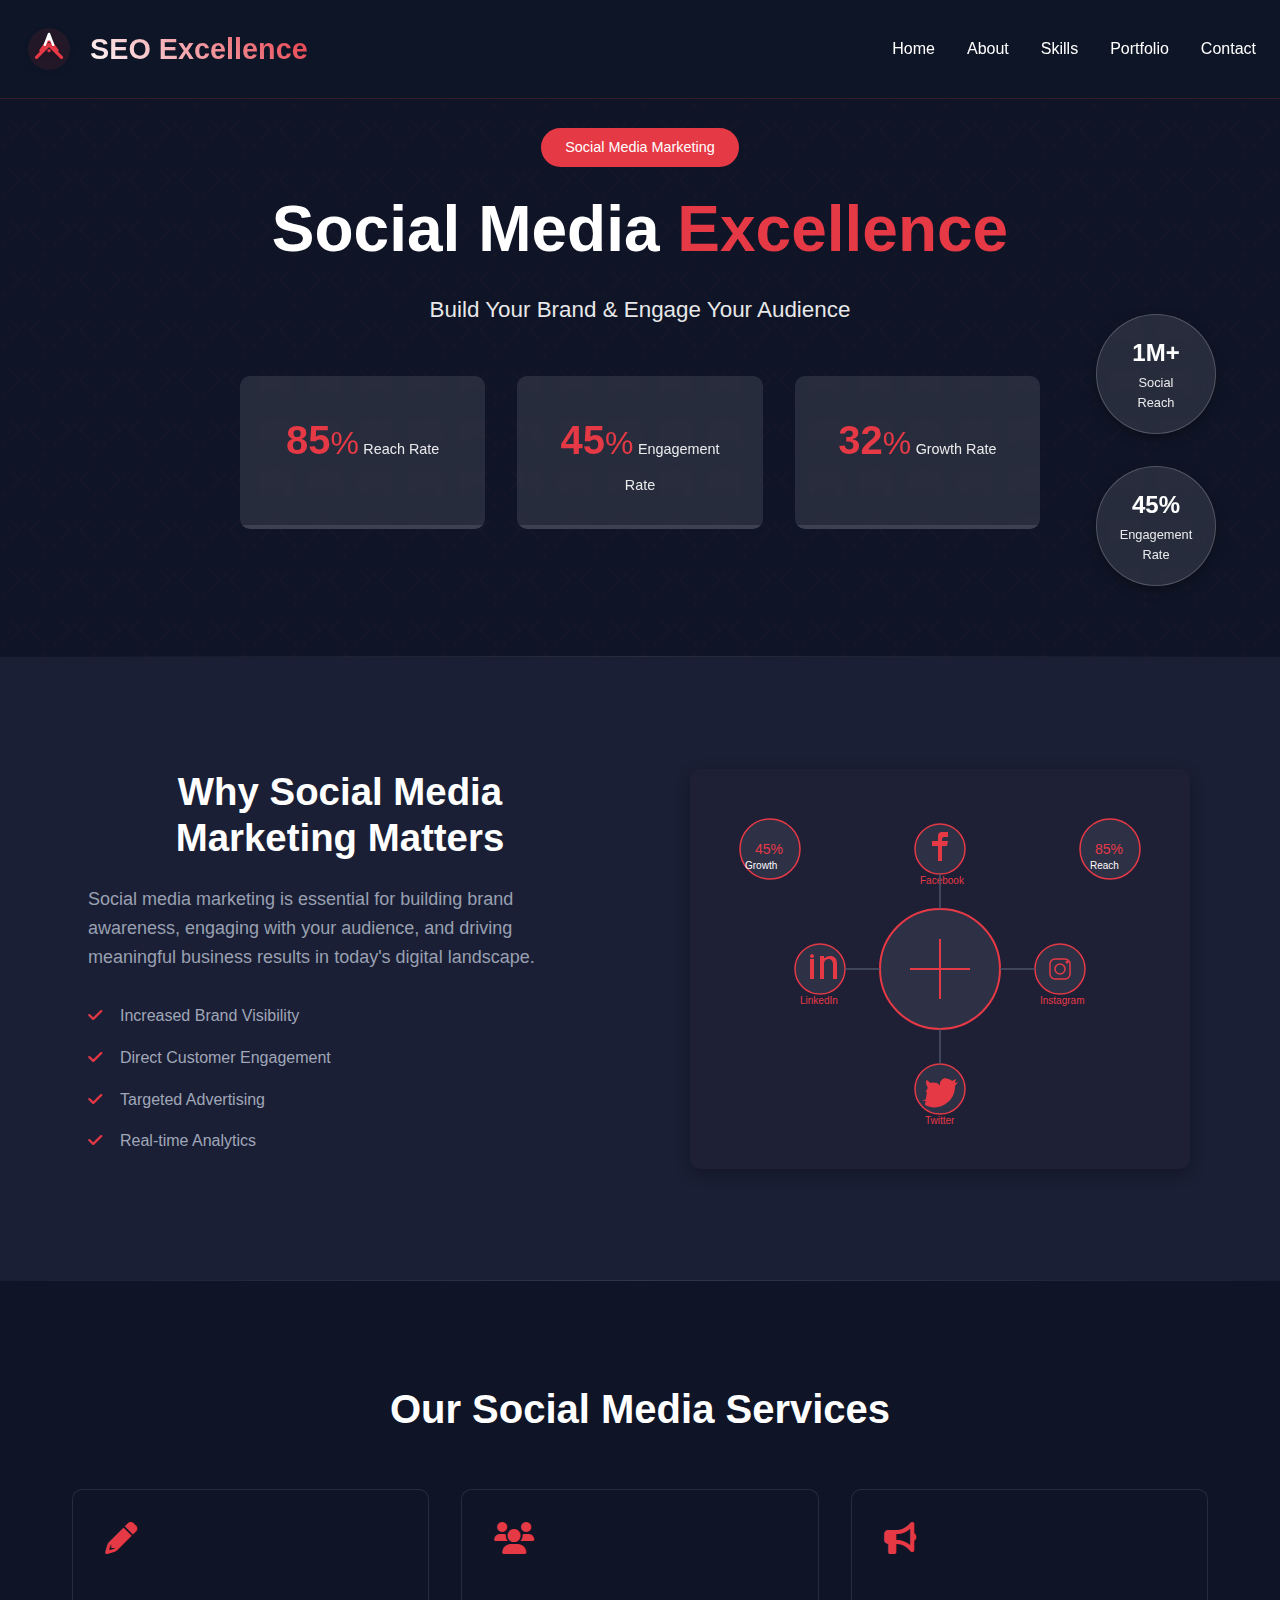
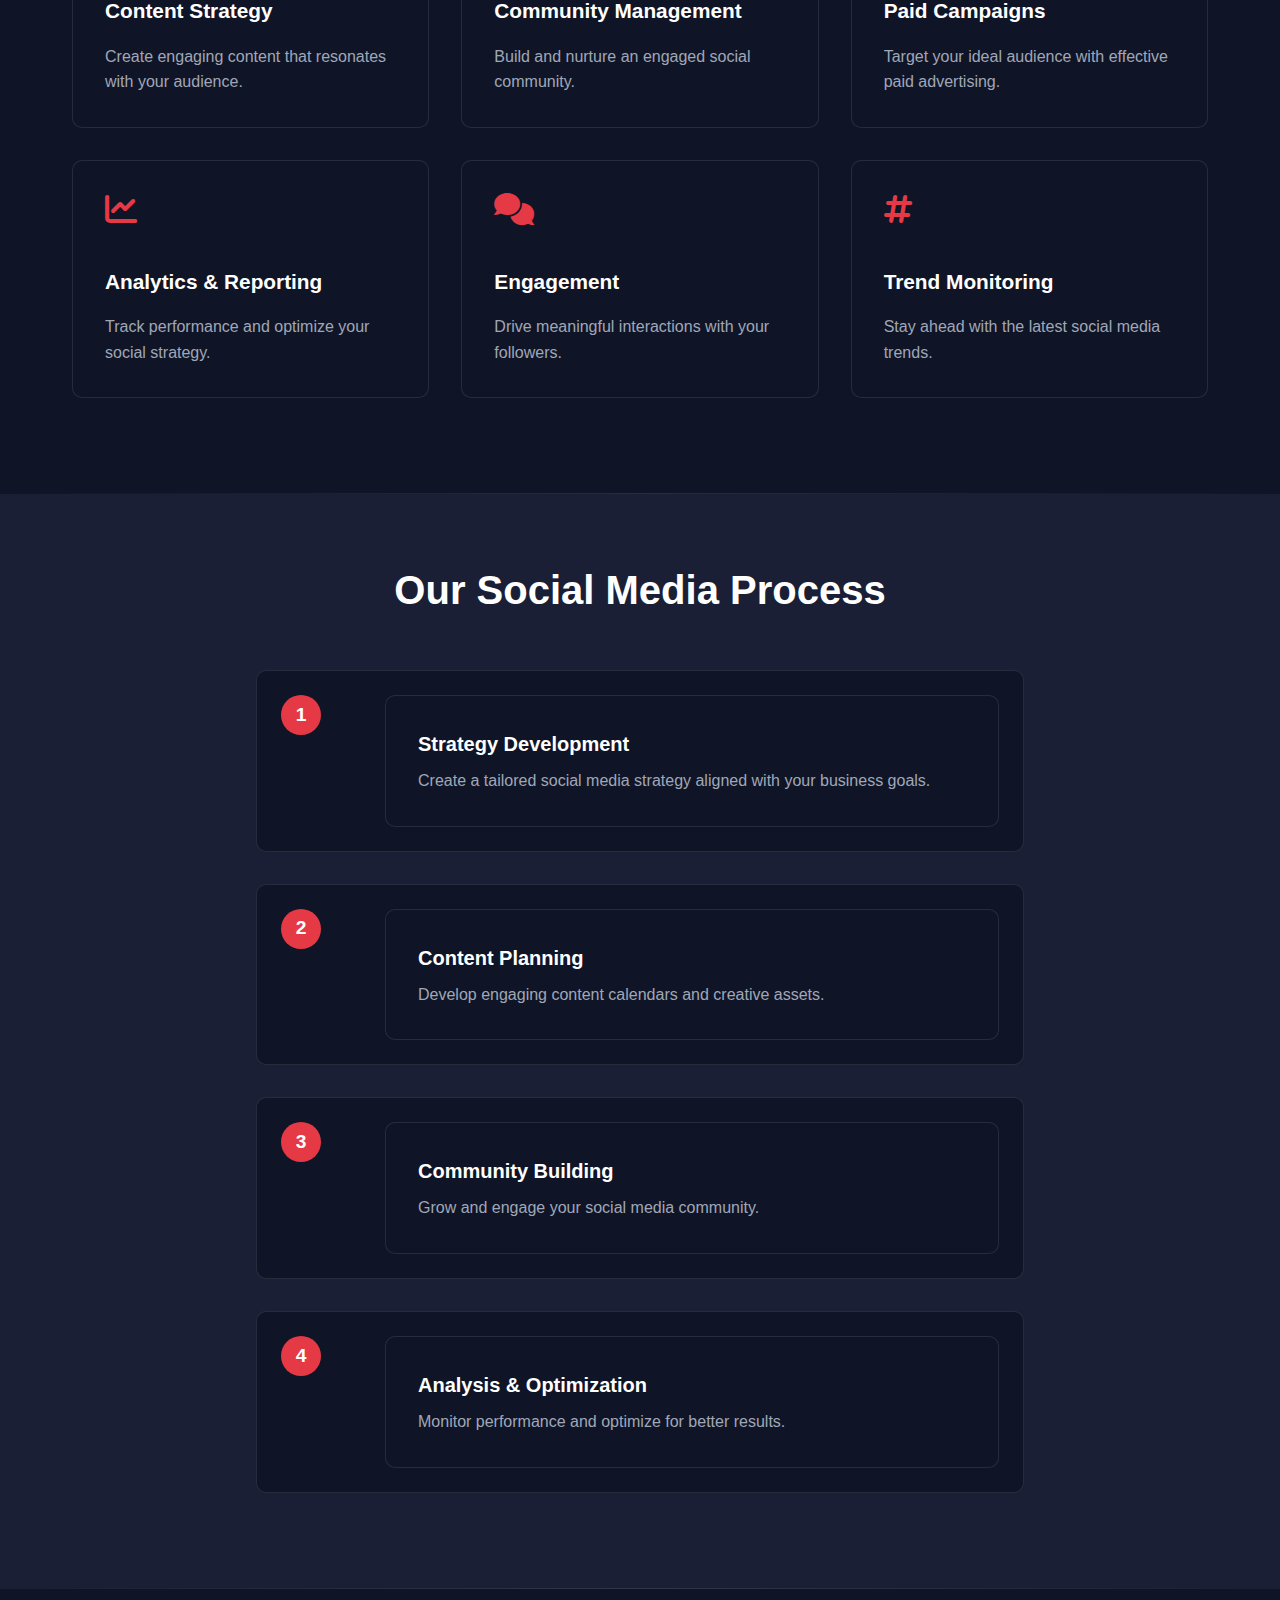
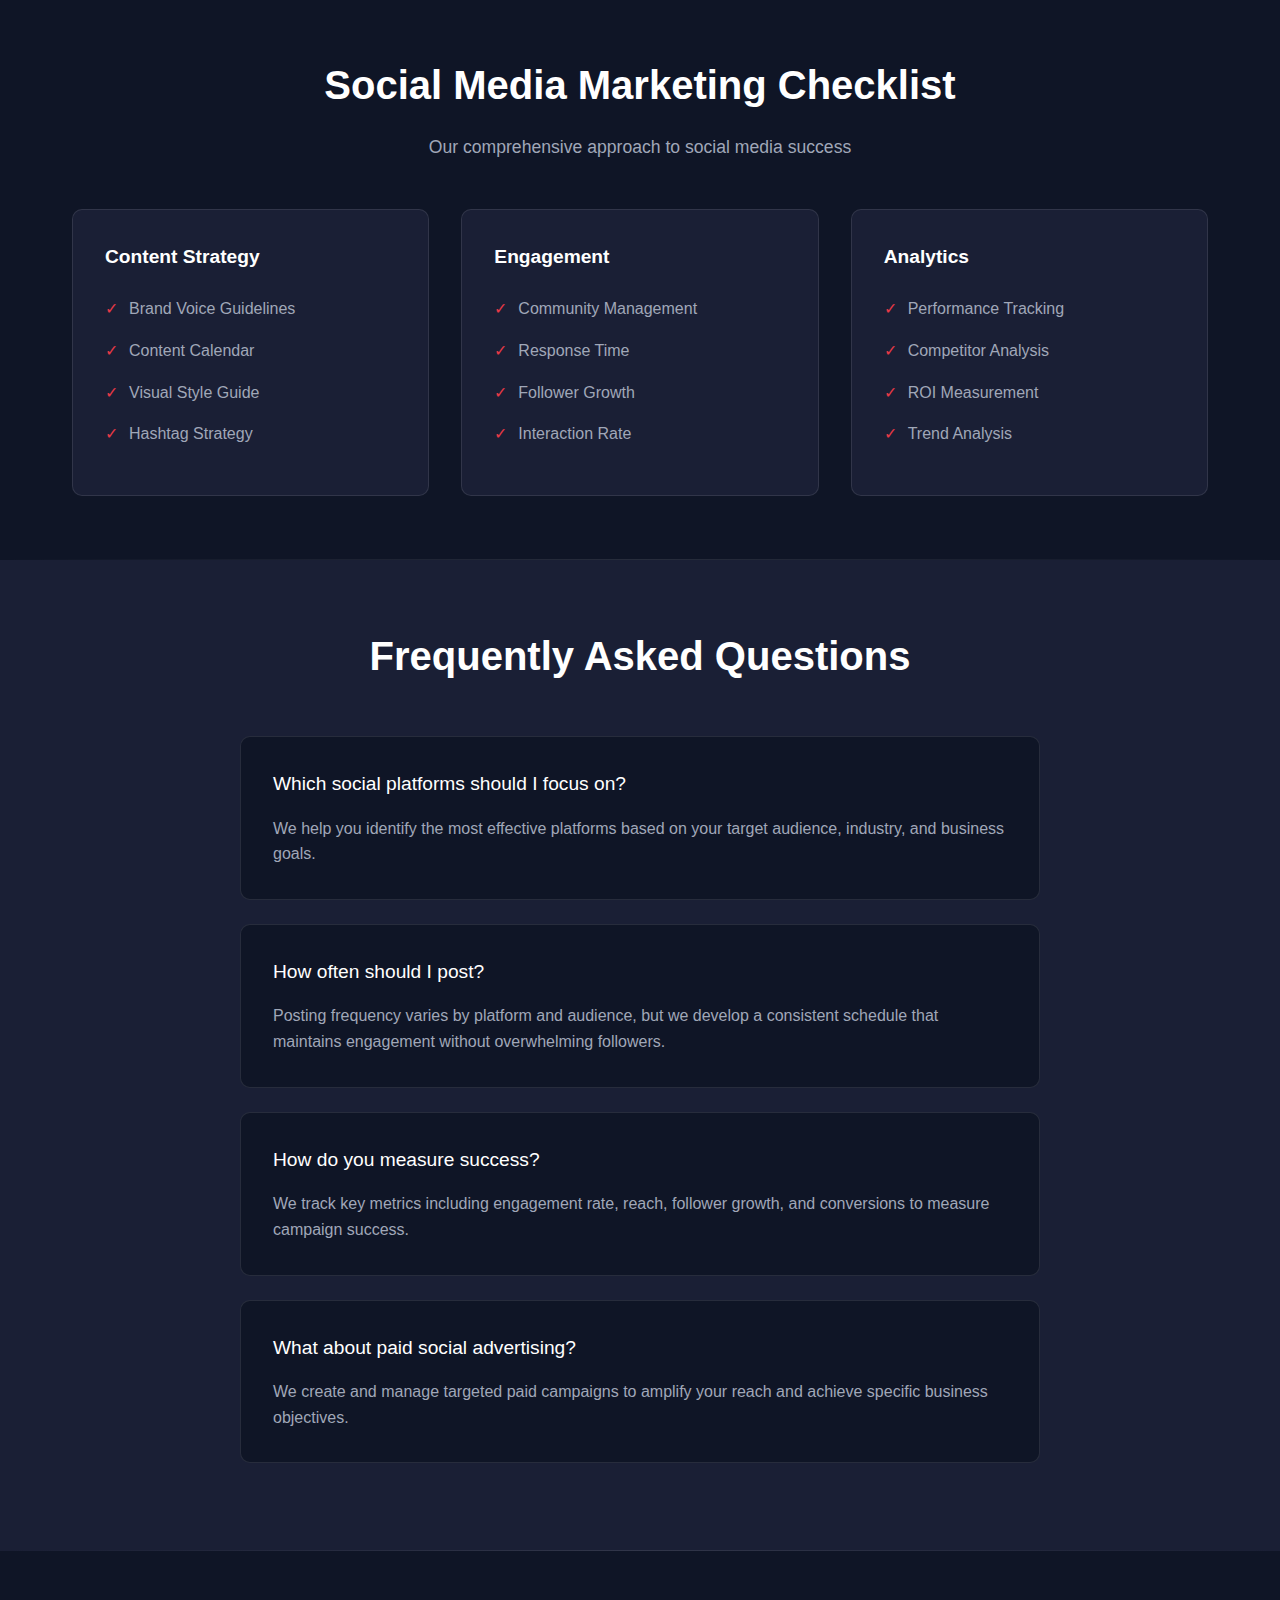
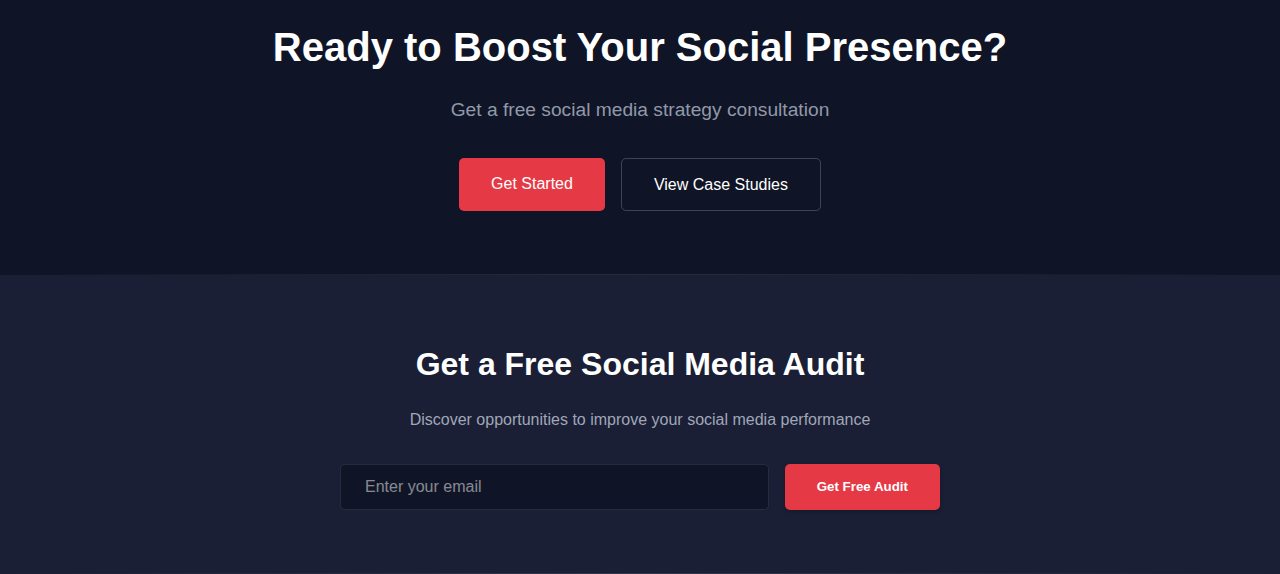
<file: services/social-media.html>
<!DOCTYPE html>
<html lang="en">
<head>
    <meta charset="UTF-8">
    <meta name="viewport" content="width=device-width, initial-scale=1.0, maximum-scale=5.0">
    <meta name="description" content="Professional Social Media Marketing Services - Content Strategy, Community Management, Paid Campaigns">
    <meta name="theme-color" content="#1A1F35">
    <meta name="mobile-web-app-capable" content="yes">
    <meta name="apple-mobile-web-app-capable" content="yes">
    <meta name="apple-mobile-web-app-status-bar-style" content="black-translucent">
    <title>Social Media Marketing Services - SEO Excellence</title>
    <link rel="stylesheet" href="https://cdnjs.cloudflare.com/ajax/libs/font-awesome/6.0.0/css/all.min.css">
    <link rel="stylesheet" href="../style.css">
    <link rel="stylesheet" href="../services.css">
    <link rel="preload" href="../style.css" as="style">
    <link rel="preload" href="../services.css" as="style">
    <link rel="preload" href="https://cdnjs.cloudflare.com/ajax/libs/font-awesome/6.0.0/css/all.min.css" as="style">
    <style>
        /* Text color consistency */
        body {
            color: var(--text-primary);
        }
        h1, h2, h3 {
            color: var(--text-primary);
        }
        p {
            color: var(--text-secondary);
        }
        .section-subtitle {
            color: var(--text-secondary);
        }
        .overview-features li {
            color: var(--text-secondary);
        }
        .checklist-column ul li {
            color: var(--text-secondary);
        }
    
        /* Tool grid formatting */
        .tools-grid {
            display: grid;
            grid-template-columns: repeat(auto-fit, minmax(200px, 1fr));
            gap: 2rem;
            padding: 2rem 0;
        }
        .tool-card {
            background: var(--bg-secondary);
            padding: 2rem;
            border-radius: 10px;
            text-align: center;
            transition: transform 0.3s ease;
        }
        .tool-card:hover {
            transform: translateY(-5px);
        }
        .tool-card img {
            width: 80px;
            height: 80px;
            margin-bottom: 1rem;
            border-radius: 10px;
        }
    
        /* Process Section Styling */
        .service-process {
            padding: 4rem 0;
            background: var(--bg-secondary);
        }

        .service-process h2 {
            text-align: center;
            margin-bottom: 3rem;
            color: #ffffff;
        }

        .process-steps {
            max-width: 800px;
            margin: 0 auto;
            padding: 0 1rem;
        }

        .process-step {
            display: flex;
            align-items: flex-start;
            gap: 2rem;
            margin-bottom: 2rem;
            padding: 1.5rem;
            background: var(--bg-primary);
            border-radius: 10px;
            transition: transform 0.3s ease;
            border: 1px solid rgba(255, 255, 255, 0.1);
        }

        .process-step:hover {
            transform: translateX(10px);
            border-color: #E63946;
            box-shadow: 0 10px 20px rgba(0, 0, 0, 0.2);
        }

        .step-number {
            background: #E63946;
            color: #ffffff;
            width: 40px;
            height: 40px;
            border-radius: 50%;
            display: flex;
            align-items: center;
            justify-content: center;
            font-weight: bold;
            font-size: 1.2rem;
            flex-shrink: 0;
        }

        .step-content {
            flex: 1;
        }

        .step-content h3 {
            color: #ffffff;
            margin-bottom: 0.5rem;
            font-size: 1.25rem;
        }

        .step-content p {
            color: var(--text-secondary);
            line-height: 1.6;
            margin: 0;
        }

        /* FAQ Styling */
        .service-faq {
            padding: 4rem 0;
            background: var(--bg-secondary);
        }

        .service-faq h2 {
            text-align: center;
            margin-bottom: 3rem;
            color: #ffffff;
        }

        .faq-container {
            max-width: 800px;
            margin: 0 auto;
        }

        .faq-item {
            background: rgba(26, 31, 53, 0.5);
            border-radius: 10px;
            padding: 2rem;
            margin-bottom: 1.5rem;
            transition: all 0.3s ease;
            border: 1px solid rgba(255, 255, 255, 0.1);
        }

        .faq-item:hover {
            background: var(--bg-primary);
            transform: translateY(-5px);
            border-color: #E63946;
            box-shadow: 0 10px 20px rgba(0, 0, 0, 0.2);
        }

        .faq-item h3 {
            color: #ffffff;
            margin-bottom: 1rem;
            font-size: 1.2rem;
            font-weight: 500;
        }

        .faq-item p {
            color: var(--text-secondary);
            line-height: 1.6;
            margin: 0;
            font-size: 1rem;
        }

        /* CTA Section */
        .service-cta {
            padding: 4rem 0;
            text-align: center;
            background: var(--bg-primary);
            position: relative;
        }

        .service-cta h2 {
            color: #ffffff;
            margin-bottom: 1rem;
            font-size: 2.5rem;
        }

        .service-cta p {
            color: var(--text-secondary);
            margin-bottom: 2rem;
            font-size: 1.2rem;
        }

        .cta-buttons {
            display: flex;
            gap: 1rem;
            justify-content: center;
        }

        .cta-btn {
            padding: 0.8rem 2rem;
            border-radius: 5px;
            text-decoration: none;
            font-weight: 500;
            transition: all 0.3s ease;
        }

        .cta-btn.primary {
            background: #E63946;
            color: #ffffff;
        }

        .cta-btn.secondary {
            background: transparent;
            color: #ffffff;
            border: 1px solid rgba(255, 255, 255, 0.2);
        }

        .cta-btn:hover {
            transform: translateY(-2px);
        }

        /* Checklist Section */
        .checklist-section {
            padding: 4rem 0;
            background: var(--bg-primary);
        }

        .checklist-grid {
            display: grid;
            grid-template-columns: repeat(auto-fit, minmax(250px, 1fr));
            gap: 2rem;
            margin-top: 2rem;
        }

        .checklist-column {
            background: var(--bg-secondary);
            padding: 2rem;
            border-radius: 10px;
            border: 1px solid rgba(255, 255, 255, 0.1);
        }

        .checklist-column h3 {
            color: #ffffff;
            margin-bottom: 1.5rem;
            font-size: 1.2rem;
        }

        .checklist-column ul {
            list-style: none;
            padding: 0;
        }

        .checklist-column ul li {
            margin-bottom: 1rem;
            padding-left: 1.5rem;
            position: relative;
        }

        .checklist-column ul li:before {
            content: '✓';
            position: absolute;
            left: 0;
            color: #E63946;
        }

        /* Quick Audit Section */
        .quick-audit {
            padding: 4rem 0;
            text-align: center;
            background: var(--bg-secondary);
        }

        .quick-audit h2 {
            color: #ffffff;
            margin-bottom: 1rem;
            font-size: 2rem;
        }

        .quick-audit p {
            color: var(--text-secondary);
            margin-bottom: 2rem;
        }

        .audit-form {
            display: flex;
            gap: 1rem;
            justify-content: center;
            max-width: 600px;
            margin: 0 auto;
        }

        .audit-form input {
            flex: 1;
            padding: 0.8rem 1.5rem;
            border: 1px solid rgba(255, 255, 255, 0.1);
            border-radius: 5px;
            background: var(--bg-primary);
            color: #ffffff;
            min-width: 300px;
        }

        .audit-btn {
            padding: 0.8rem 2rem;
            border-radius: 5px;
            background: #E63946;
            color: #ffffff;
            border: none;
            cursor: pointer;
            transition: all 0.3s ease;
        }

        .audit-btn:hover {
            transform: translateY(-2px);
        }

        /* Overview Section Styling */
        .service-overview {
            padding: 6rem 0;
            background: var(--bg-secondary);
            overflow: hidden;
        }

        .overview-grid {
            display: grid;
            grid-template-columns: 1fr 1fr;
            gap: 4rem;
            align-items: center;
            max-width: 1200px;
            margin: 0 auto;
        }

        .overview-content {
            max-width: 600px;
            padding: 0 1rem;
        }

        .overview-content h2 {
            color: #ffffff;
            margin-bottom: 1.5rem;
            font-size: clamp(1.75rem, 3vw, 2.5rem);
            line-height: 1.2;
        }

        .overview-content p {
            color: var(--text-secondary);
            margin-bottom: 2rem;
            line-height: 1.6;
            font-size: clamp(1rem, 1.5vw, 1.125rem);
        }

        .overview-features {
            list-style: none;
            padding: 0;
            margin: 0;
        }

        .overview-features li {
            margin-bottom: 1rem;
            padding-left: 2rem;
            position: relative;
            color: var(--text-secondary);
            font-size: clamp(0.875rem, 1.25vw, 1rem);
        }

        .overview-features li i {
            position: absolute;
            left: 0;
            top: 0.25rem;
            color: #E63946;
        }

        .overview-image {
            position: relative;
            width: 100%;
            padding: 1rem;
        }

        .overview-image img {
            width: 100%;
            height: auto;
            max-width: 500px;
            display: block;
            margin: 0 auto;
            transition: transform 0.3s ease;
        }

        .overview-image:hover img {
            transform: scale(1.02);
        }

        /* Responsive adjustments */
        @media (max-width: 1200px) {
            .overview-grid {
                gap: 3rem;
                padding: 0 2rem;
            }
        }

        @media (max-width: 992px) {
            .service-overview {
                padding: 4rem 0;
            }

            .overview-grid {
                grid-template-columns: 1fr;
                gap: 2rem;
            }

            .overview-content {
                max-width: 100%;
                text-align: center;
                padding: 0;
            }

            .overview-features {
                max-width: 400px;
                margin: 0 auto;
            }

            .overview-features li {
                text-align: left;
            }

            .overview-image {
                order: -1;
                padding: 1rem 2rem;
            }

            .overview-image img {
                max-width: 400px;
            }
        }

        @media (max-width: 576px) {
            .service-overview {
                padding: 3rem 0;
            }

            .overview-grid {
                padding: 0 1rem;
            }

            .overview-image {
                padding: 0.5rem;
            }

            .overview-image img {
                max-width: 100%;
            }

            .overview-features li {
                font-size: 0.875rem;
            }
        }

        /* Responsive adjustments */
        @media (max-width: 768px) {
            .process-step {
                padding: 1rem;
                gap: 1rem;
            }

            .step-number {
                width: 32px;
                height: 32px;
                font-size: 1rem;
            }

            .step-content h3 {
                font-size: 1.1rem;
            }

            .faq-item {
                padding: 1.5rem;
            }

            .faq-item h3 {
                font-size: 1.1rem;
            }

            .cta-buttons {
                flex-direction: column;
                gap: 1rem;
                padding: 0 1rem;
            }
        }

        /* Hero Section */
        .hero-section {
            padding: 8rem 0;
            text-align: center;
            background: var(--bg-primary);
            position: relative;
            min-height: 60vh;
            display: flex;
            align-items: center;
            justify-content: center;
        }

        .hero-section .container {
            position: relative;
            z-index: 2;
            max-width: 800px;
            margin: 0 auto;
            padding: 0 20px;
        }

        .hero-section h1 {
            font-size: clamp(2.5rem, 5vw, 4rem);
            color: #ffffff;
            margin-bottom: 1.5rem;
            line-height: 1.2;
        }

        .hero-section p {
            font-size: clamp(1rem, 2vw, 1.25rem);
            color: var(--text-secondary);
            margin-bottom: 2rem;
            max-width: 600px;
            margin-left: auto;
            margin-right: auto;
        }

        .hero-background {
            position: absolute;
            top: 0;
            left: 0;
            right: 0;
            bottom: 0;
            overflow: hidden;
        }

        .code-overlay {
            position: absolute;
            top: 0;
            left: 0;
            right: 0;
            bottom: 0;
            background: linear-gradient(45deg, var(--bg-primary) 0%, rgba(26, 31, 53, 0.8) 100%);
        }

        /* Floating Stats */
        .floating-stats {
            position: absolute;
            top: 50%;
            transform: translateY(-50%);
            right: 5%;
            display: flex;
            flex-direction: column;
            gap: 2rem;
            z-index: 2;
        }

        .stat-bubble {
            background: rgba(255, 255, 255, 0.1);
            backdrop-filter: blur(10px);
            padding: 1.5rem;
            border-radius: 50%;
            width: 120px;
            height: 120px;
            display: flex;
            flex-direction: column;
            align-items: center;
            justify-content: center;
            text-align: center;
            border: 1px solid rgba(255, 255, 255, 0.2);
        }

        .stat-bubble span {
            color: #ffffff;
            font-size: 1.5rem;
            font-weight: bold;
            display: block;
        }

        .stat-bubble small {
            color: var(--text-secondary);
            font-size: 0.875rem;
            margin-top: 0.5rem;
        }

        /* Responsive adjustments */
        @media (max-width: 768px) {
            .hero-section {
                padding: 6rem 0;
                min-height: auto;
            }

            .floating-stats {
                position: relative;
                top: auto;
                right: auto;
                transform: none;
                flex-direction: row;
                justify-content: center;
                margin-top: 2rem;
                gap: 1rem;
            }

            .stat-bubble {
                width: 100px;
                height: 100px;
                padding: 1rem;
            }

            .stat-bubble span {
                font-size: 1.25rem;
            }

            .stat-bubble small {
                font-size: 0.75rem;
            }
        }

        @media (max-width: 480px) {
            .hero-section {
                padding: 4rem 0;
            }

            .floating-stats {
                flex-wrap: wrap;
            }

            .stat-bubble {
                width: 80px;
                height: 80px;
            }

            .stat-bubble span {
                font-size: 1rem;
            }
        }

        /* Enhance section transitions */
        section {
            position: relative;
            overflow: hidden;
        }

        section::after {
            content: '';
            position: absolute;
            bottom: 0;
            left: 0;
            right: 0;
            height: 1px;
            background: linear-gradient(90deg, transparent, rgba(255, 255, 255, 0.1), transparent);
        }

        /* Update card backgrounds */
        .feature-card,
        .process-step,
        .faq-item {
            background: var(--bg-primary);
            border: 1px solid rgba(255, 255, 255, 0.1);
        }

        .feature-card:hover,
        .process-step:hover,
        .faq-item:hover {
            transform: translateY(-5px);
            border-color: #E63946;
            box-shadow: 0 10px 20px rgba(0, 0, 0, 0.2);
        }

        /* Update form elements */
        input, textarea, select {
            background: var(--bg-primary);
            border: 1px solid rgba(255, 255, 255, 0.1);
            color: #ffffff;
        }

        input:focus, textarea:focus, select:focus {
            border-color: #E63946;
            outline: none;
        }

        /* Update buttons */
        .btn, button {
            background: #E63946;
            color: #ffffff;
            border: none;
            transition: all 0.3s ease;
        }

        .btn:hover, button:hover {
            transform: translateY(-2px);
            box-shadow: 0 5px 15px rgba(230, 57, 70, 0.3);
        }

        /* Hamburger Menu Styles */
        .nav-toggle {
            display: none;
            flex-direction: column;
            cursor: pointer;
        }
        .nav-toggle span {
            height: 3px;
            width: 25px;
            background: var(--text-primary);
            margin: 3px 0;
            transition: all 0.3s ease;
        }
        @media (max-width: 768px) {
            .nav-links {
                display: none;
                flex-direction: column;
                width: 100%;
                position: absolute;
                top: 60px;
                left: 0;
                background: var(--bg-secondary);
            }
            .nav-links.active {
                display: flex;
            }
            .nav-toggle {
                display: flex;
            }
        }
    </style>
</head>
<body>
    <!-- Floating Stats -->
    <div class="floating-stats">
        <div class="stat-bubble">
            <span>1M+</span>
            <p>Social Reach</p>
        </div>
        <div class="stat-bubble">
            <span>45%</span>
            <p>Engagement Rate</p>
        </div>
    </div>

    <!-- Navigation -->
    <nav>
        <div class="logo">
            <svg class="logo-svg" width="50" height="50" viewBox="0 0 60 60" fill="none" xmlns="http://www.w3.org/2000/svg">
                <!-- Background Glow -->
                <circle cx="30" cy="30" r="25" fill="url(#glowGradient)" opacity="0.2"/>
                
                <!-- Main Arrows Group -->
                <g class="arrows-group">
                    <path class="arrow-large" d="M15 40 L30 25 L45 40" stroke="var(--accent)" stroke-width="4" fill="none" stroke-linecap="round" stroke-linejoin="round"/>
                    <path class="arrow-medium" d="M20 32 L30 18 L40 32" stroke="var(--accent)" stroke-width="3.5" fill="none" stroke-linecap="round" stroke-linejoin="round"/>
                    <path class="arrow-small" d="M25 25 L30 12 L35 25" stroke="var(--text-primary)" stroke-width="3" fill="none" stroke-linecap="round" stroke-linejoin="round"/>
                </g>

                <!-- Accent Elements -->
                <circle cx="30" cy="18" r="2" fill="var(--text-primary)"/>
                <circle cx="30" cy="25" r="2" fill="var(--accent)"/>
                <circle cx="30" cy="32" r="2" fill="var(--accent)"/>

                <!-- Gradients -->
                <defs>
                    <linearGradient id="glowGradient" x1="30" y1="5" x2="30" y2="55">
                        <stop offset="0%" stop-color="var(--accent)" stop-opacity="0.5"/>
                        <stop offset="100%" stop-color="var(--accent)" stop-opacity="0"/>
                    </linearGradient>
                </defs>
            </svg>
            <span class="logo-text">SEO Excellence</span>
        </div>
        <div class="nav-toggle" aria-label="Toggle navigation">
            <span></span>
            <span></span>
            <span></span>
        </div>
        <ul class="nav-links">
            <li><a href="../index.html#home">Home</a></li>
            <li><a href="../index.html#about">About</a></li>
            <li><a href="../index.html#skills">Skills</a></li>
            <li><a href="../index.html#portfolio">Portfolio</a></li>
            <li><a href="../index.html#contact">Contact</a></li>
        </ul>
    </nav>

    <!-- Hero Section with Parallax -->
    <section class="hero-section">
        <div class="hero-background">
            <div class="code-overlay"></div>
        </div>
        <div class="service-hero-content">
            <span class="service-category">Social Media Marketing</span>
            <h1>Social Media <span class="highlight">Excellence</span></h1>
            <p class="hero-subtitle">Build Your Brand & Engage Your Audience</p>
            <div class="hero-stats">
                <div class="stat">
                    <span class="stat-number counter">85</span><span class="stat-symbol">%</span>
                    <span class="stat-label">Reach Rate</span>
                    <div class="stat-bar" data-percentage="85"></div>
                </div>
                <div class="stat">
                    <span class="stat-number counter">45</span><span class="stat-symbol">%</span>
                    <span class="stat-label">Engagement Rate</span>
                    <div class="stat-bar" data-percentage="45"></div>
                </div>
                <div class="stat">
                    <span class="stat-number counter">32</span><span class="stat-symbol">%</span>
                    <span class="stat-label">Growth Rate</span>
                    <div class="stat-bar" data-percentage="32"></div>
                </div>
            </div>
        </div>
    </section>

    <!-- Overview Section -->
    <section class="service-overview">
        <div class="container">
            <div class="overview-grid">
                <div class="overview-content">
                    <h2>Why Social Media Marketing Matters</h2>
                    <p>Social media marketing is essential for building brand awareness, engaging with your audience, and driving meaningful business results in today's digital landscape.</p>
                    <ul class="overview-features">
                        <li><i class="fas fa-check"></i> Increased Brand Visibility</li>
                        <li><i class="fas fa-check"></i> Direct Customer Engagement</li>
                        <li><i class="fas fa-check"></i> Targeted Advertising</li>
                        <li><i class="fas fa-check"></i> Real-time Analytics</li>
                    </ul>
                </div>
                <div class="overview-image">
                    <img src="../images/services/social-media-diagram.svg" alt="Social Media Marketing Visualization" 
                         onerror="this.onerror=null; this.src='https://via.placeholder.com/500x400/1A1F35/FFFFFF?text=Social+Media+Marketing'">
                </div>
            </div>
        </div>
    </section>

    <!-- Key Features -->
    <section class="service-features">
        <div class="container">
            <h2>Our Social Media Services</h2>
            <div class="features-grid">
                <div class="feature-card">
                    <i class="fas fa-pencil-alt"></i>
                    <h3>Content Strategy</h3>
                    <p>Create engaging content that resonates with your audience.</p>
                </div>
                <div class="feature-card">
                    <i class="fas fa-users"></i>
                    <h3>Community Management</h3>
                    <p>Build and nurture an engaged social community.</p>
                </div>
                <div class="feature-card">
                    <i class="fas fa-bullhorn"></i>
                    <h3>Paid Campaigns</h3>
                    <p>Target your ideal audience with effective paid advertising.</p>
                </div>
                <div class="feature-card">
                    <i class="fas fa-chart-line"></i>
                    <h3>Analytics & Reporting</h3>
                    <p>Track performance and optimize your social strategy.</p>
                </div>
                <div class="feature-card">
                    <i class="fas fa-comments"></i>
                    <h3>Engagement</h3>
                    <p>Drive meaningful interactions with your followers.</p>
                </div>
                <div class="feature-card">
                    <i class="fas fa-hashtag"></i>
                    <h3>Trend Monitoring</h3>
                    <p>Stay ahead with the latest social media trends.</p>
                </div>
            </div>
        </div>
    </section>

    <!-- Process Section -->
    <section class="service-process">
        <div class="container">
            <h2>Our Social Media Process</h2>
            <div class="process-steps">
                <div class="process-step">
                    <div class="step-number">1</div>
                    <div class="step-content">
                        <h3>Strategy Development</h3>
                        <p>Create a tailored social media strategy aligned with your business goals.</p>
                    </div>
                </div>
                <div class="process-step">
                    <div class="step-number">2</div>
                    <div class="step-content">
                        <h3>Content Planning</h3>
                        <p>Develop engaging content calendars and creative assets.</p>
                    </div>
                </div>
                <div class="process-step">
                    <div class="step-number">3</div>
                    <div class="step-content">
                        <h3>Community Building</h3>
                        <p>Grow and engage your social media community.</p>
                    </div>
                </div>
                <div class="process-step">
                    <div class="step-number">4</div>
                    <div class="step-content">
                        <h3>Analysis & Optimization</h3>
                        <p>Monitor performance and optimize for better results.</p>
                    </div>
                </div>
            </div>
        </div>
    </section>

    <!-- Checklist Section -->
    <section class="checklist-section">
        <div class="container">
            <h2>Social Media Marketing Checklist</h2>
            <p class="section-subtitle">Our comprehensive approach to social media success</p>
            <div class="checklist-grid">
                <div class="checklist-column">
                    <h3>Content Strategy</h3>
                    <ul>
                        <li>Brand Voice Guidelines</li>
                        <li>Content Calendar</li>
                        <li>Visual Style Guide</li>
                        <li>Hashtag Strategy</li>
                    </ul>
                </div>
                <div class="checklist-column">
                    <h3>Engagement</h3>
                    <ul>
                        <li>Community Management</li>
                        <li>Response Time</li>
                        <li>Follower Growth</li>
                        <li>Interaction Rate</li>
                    </ul>
                </div>
                <div class="checklist-column">
                    <h3>Analytics</h3>
                    <ul>
                        <li>Performance Tracking</li>
                        <li>Competitor Analysis</li>
                        <li>ROI Measurement</li>
                        <li>Trend Analysis</li>
                    </ul>
                </div>
            </div>
        </div>
    </section>

    <!-- FAQ Section -->
    <section class="service-faq">
        <div class="container">
            <h2>Frequently Asked Questions</h2>
            <div class="faq-container">
                <div class="faq-item">
                    <h3>Which social platforms should I focus on?</h3>
                    <p>We help you identify the most effective platforms based on your target audience, industry, and business goals.</p>
                </div>
                <div class="faq-item">
                    <h3>How often should I post?</h3>
                    <p>Posting frequency varies by platform and audience, but we develop a consistent schedule that maintains engagement without overwhelming followers.</p>
                </div>
                <div class="faq-item">
                    <h3>How do you measure success?</h3>
                    <p>We track key metrics including engagement rate, reach, follower growth, and conversions to measure campaign success.</p>
                </div>
                <div class="faq-item">
                    <h3>What about paid social advertising?</h3>
                    <p>We create and manage targeted paid campaigns to amplify your reach and achieve specific business objectives.</p>
                </div>
            </div>
        </div>
    </section>

    <!-- CTA Section -->
    <section class="service-cta">
        <div class="container">
            <h2>Ready to Boost Your Social Presence?</h2>
            <p>Get a free social media strategy consultation</p>
            <div class="cta-buttons">
                <a href="#contact" class="cta-btn primary">Get Started</a>
                <a href="#" class="cta-btn secondary">View Case Studies</a>
            </div>
        </div>
    </section>

    <!-- Quick Audit Section -->
    <section class="quick-audit">
        <div class="container">
            <h2>Get a Free Social Media Audit</h2>
            <p>Discover opportunities to improve your social media performance</p>
            <form class="audit-form" action="#" method="POST">
                <input type="email" placeholder="Enter your email" required>
                <button type="submit" class="audit-btn">Get Free Audit</button>
            </form>
        </div>
    </section>
    <script>
        document.addEventListener('DOMContentLoaded', function() {
            const navToggle = document.querySelector('.nav-toggle');
            const navLinks = document.querySelector('.nav-links');

            navToggle.addEventListener('click', function() {
                navLinks.classList.toggle('active');
            });
        });
    </script>
</body>
</html>
</file>
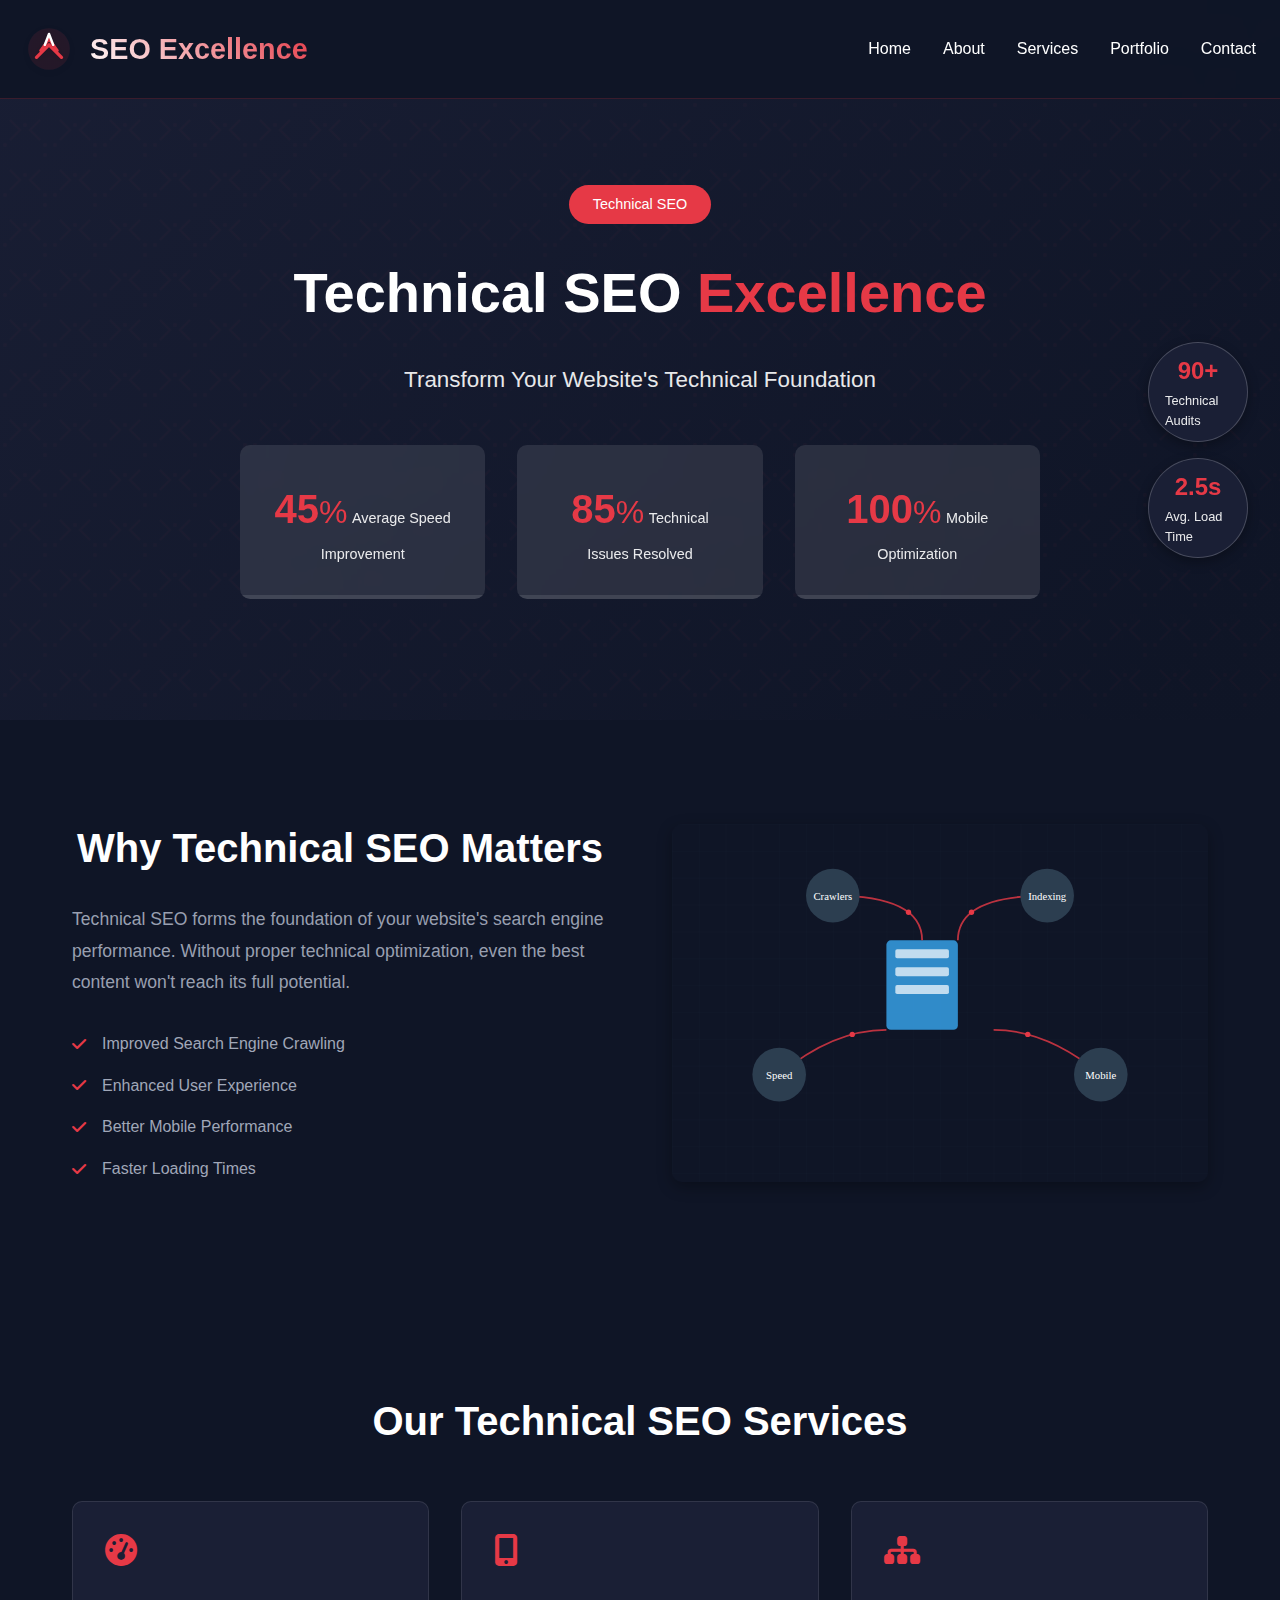
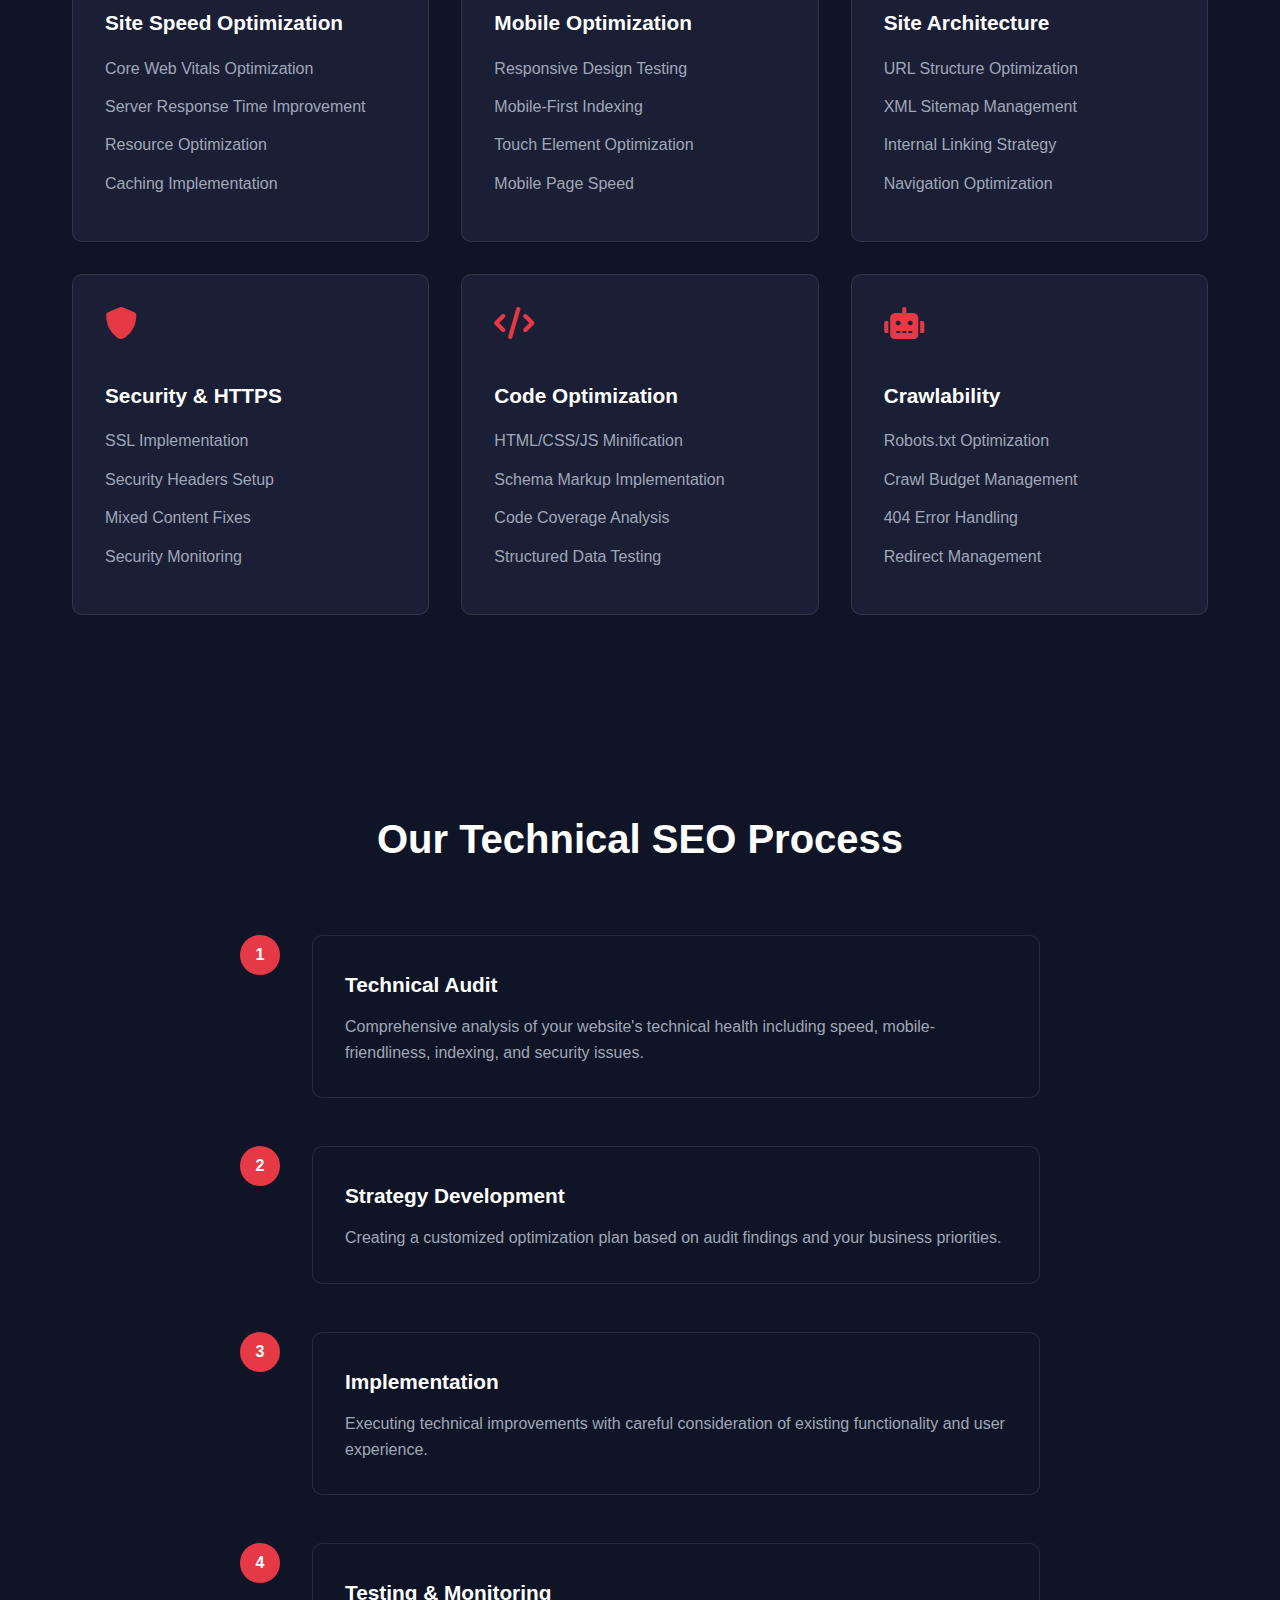
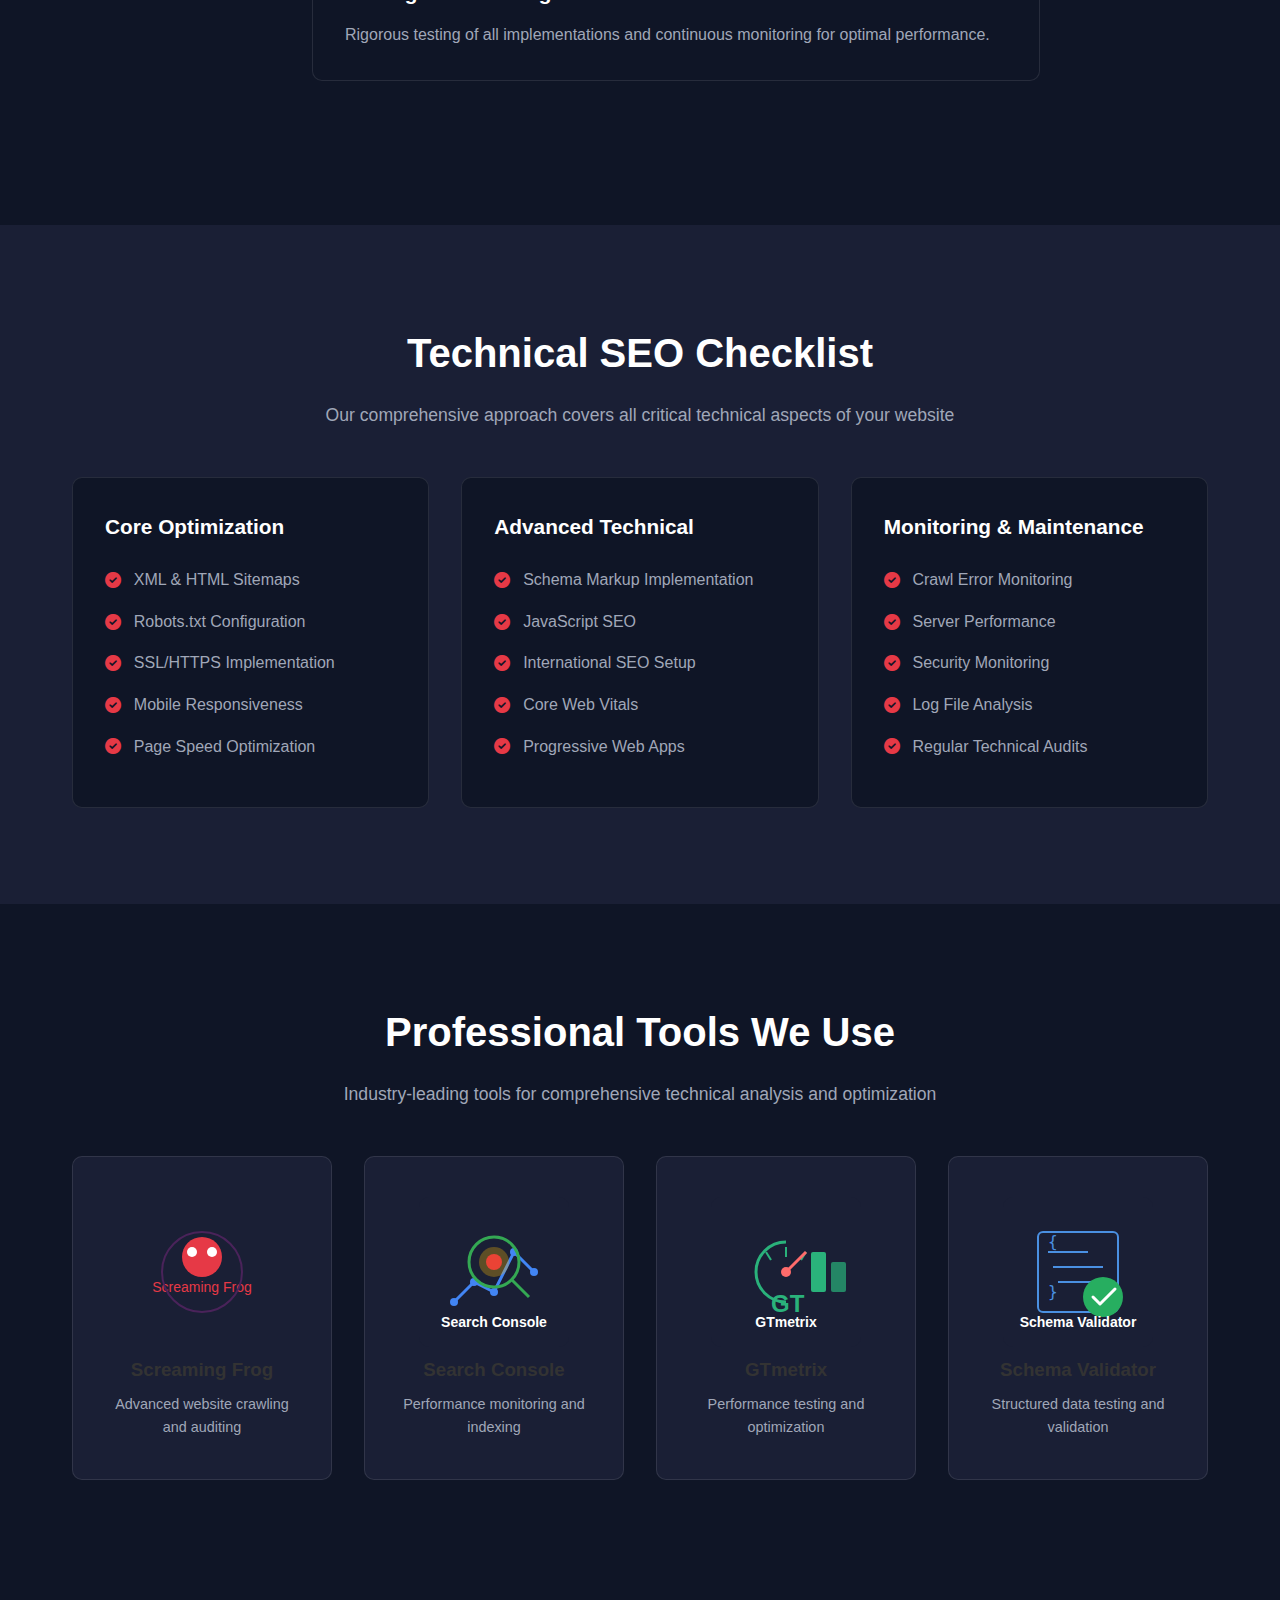
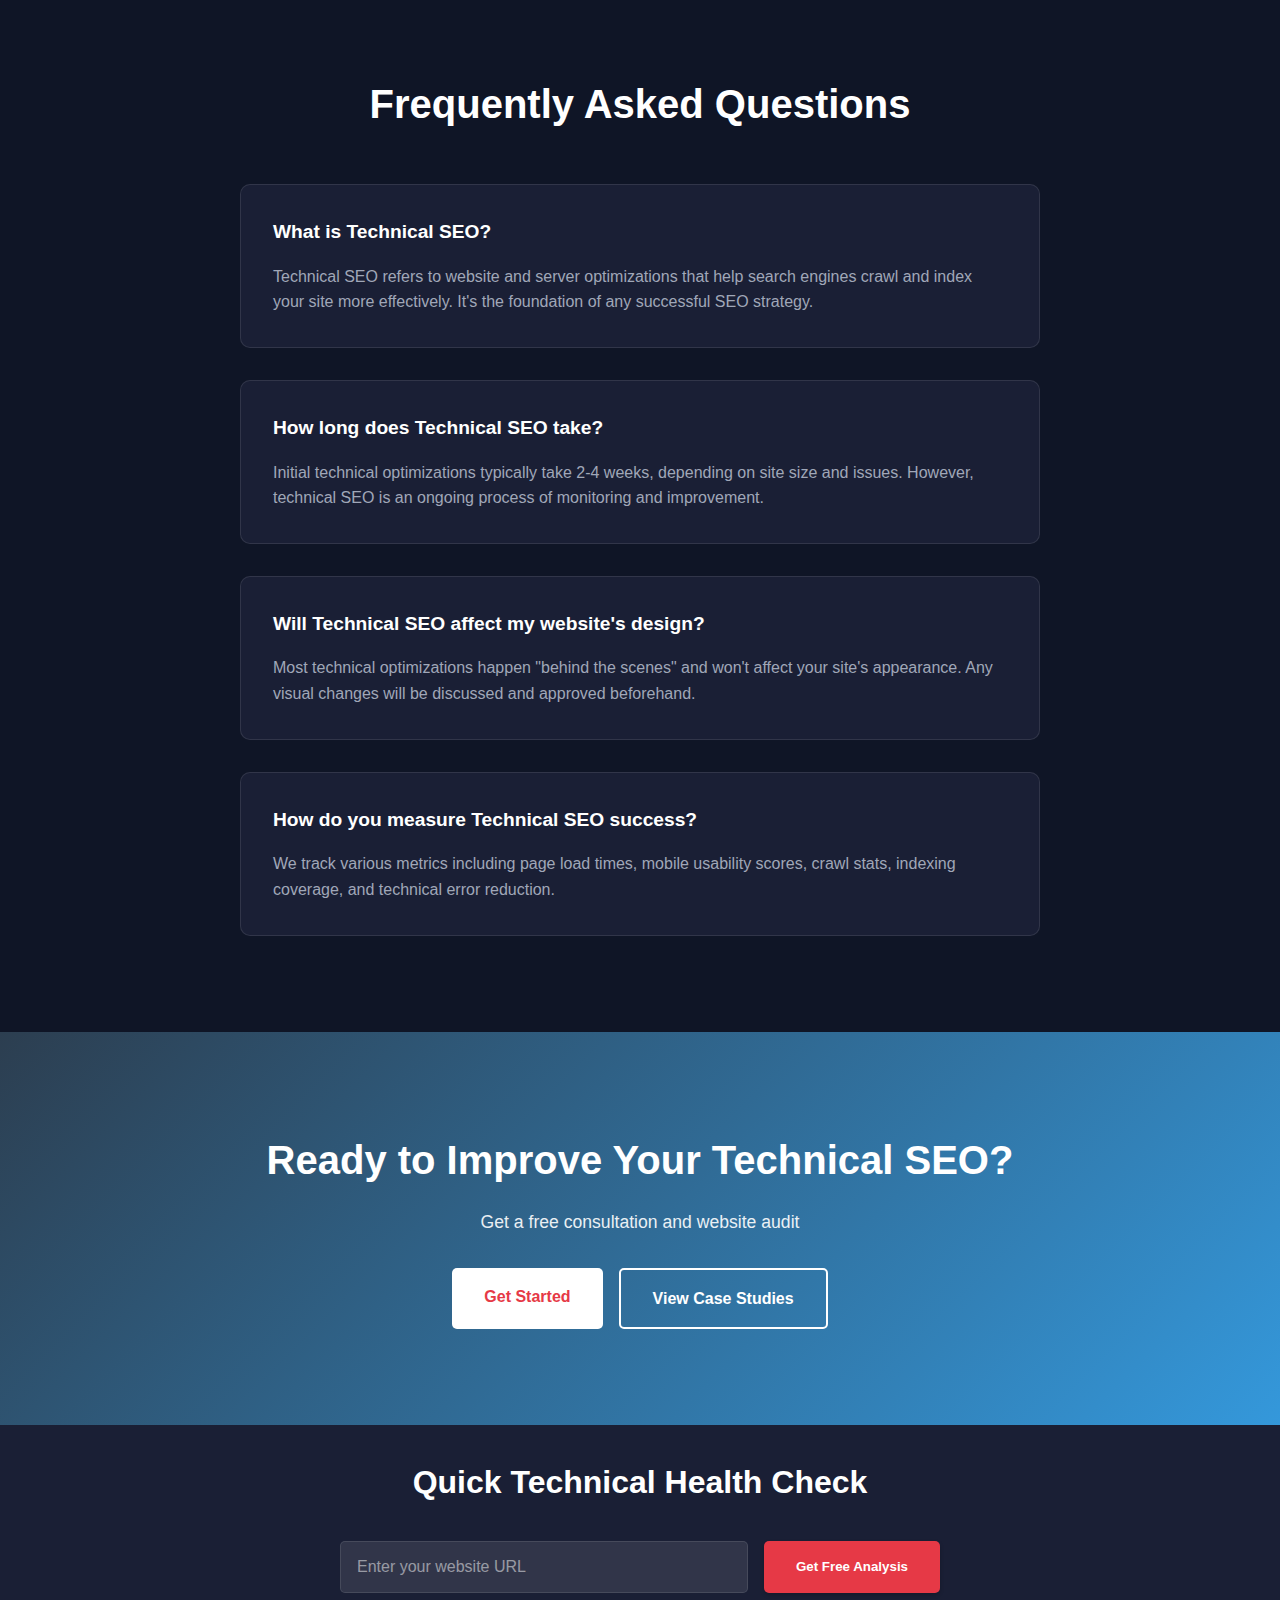
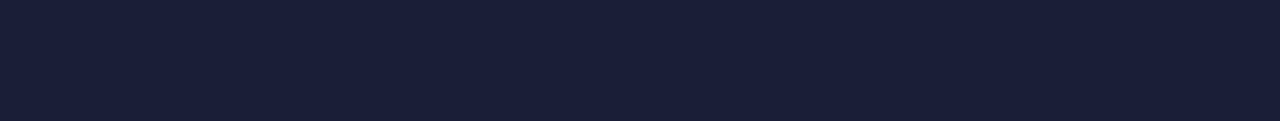
<file: services/technical-seo.html>
<!DOCTYPE html>
<html lang="en">
<head>
    <meta charset="UTF-8">
    <meta name="viewport" content="width=device-width, initial-scale=1.0, maximum-scale=5.0">
    <meta name="description" content="Professional Technical SEO Services - Site Architecture, Speed & Performance Optimization">
    <meta name="theme-color" content="#1A1F35">
    <meta name="mobile-web-app-capable" content="yes">
    <meta name="apple-mobile-web-app-capable" content="yes">
    <meta name="apple-mobile-web-app-status-bar-style" content="black-translucent">
    <title>Technical SEO Services - SEO Excellence</title>
    <link rel="stylesheet" href="https://cdnjs.cloudflare.com/ajax/libs/font-awesome/6.0.0/css/all.min.css">
    <link rel="stylesheet" href="../style.css">
    <link rel="stylesheet" href="../services.css">
    <link rel="preload" href="../style.css" as="style">
    <link rel="preload" href="../services.css" as="style">
    <link rel="preload" href="https://cdnjs.cloudflare.com/ajax/libs/font-awesome/6.0.0/css/all.min.css" as="style">
    <style>
        /* Hamburger Menu Styles */
        .nav-toggle {
            display: none;
            flex-direction: column;
            cursor: pointer;
        }
        .nav-toggle span {
            height: 3px;
            width: 25px;
            background: var(--text-primary);
            margin: 3px 0;
            transition: all 0.3s ease;
        }
        @media (max-width: 768px) {
            .nav-links {
                display: none;
                flex-direction: column;
                width: 100%;
                position: absolute;
                top: 60px;
                left: 0;
                background: var(--bg-secondary);
            }
            .nav-links.active {
                display: flex;
            }
            .nav-toggle {
                display: flex;
            }
        }
    </style>
</head>
<body>
    <!-- Add this right after the opening body tag -->
    <div class="floating-stats">
        <div class="stat-bubble">
            <span>90+</span>
            <p>Technical Audits</p>
        </div>
        <div class="stat-bubble">
            <span>2.5s</span>
            <p>Avg. Load Time</p>
        </div>
    </div>

    <!-- Navigation -->
    <nav>
        <div class="logo">
            <svg class="logo-svg" width="50" height="50" viewBox="0 0 60 60" fill="none" xmlns="http://www.w3.org/2000/svg">
                <circle cx="30" cy="30" r="25" fill="url(#glowGradient)" opacity="0.2"/>
                <g class="arrows-group">
                    <path class="arrow-large" d="M15 40 L30 25 L45 40" stroke="var(--accent)" stroke-width="4" fill="none" stroke-linecap="round" stroke-linejoin="round"/>
                    <path class="arrow-medium" d="M20 32 L30 18 L40 32" stroke="var(--accent)" stroke-width="3.5" fill="none" stroke-linecap="round" stroke-linejoin="round"/>
                    <path class="arrow-small" d="M25 25 L30 12 L35 25" stroke="var(--text-primary)" stroke-width="3" fill="none" stroke-linecap="round" stroke-linejoin="round"/>
                </g>
                <defs>
                    <linearGradient id="glowGradient" x1="30" y1="5" x2="30" y2="55">
                        <stop offset="0%" stop-color="var(--accent)" stop-opacity="0.5"/>
                        <stop offset="100%" stop-color="var(--accent)" stop-opacity="0"/>
                    </linearGradient>
                </defs>
            </svg>
            <span class="logo-text">SEO Excellence</span>
        </div>
        <div class="nav-toggle" aria-label="Toggle navigation">
            <span></span>
            <span></span>
            <span></span>
        </div>
        <ul class="nav-links">
            <li><a href="../index.html#home">Home</a></li>
            <li><a href="../index.html#about">About</a></li>
            <li><a href="../index.html#services">Services</a></li>
            <li><a href="../index.html#portfolio">Portfolio</a></li>
            <li><a href="../index.html#contact">Contact</a></li>
        </ul>
    </nav>

    <!-- Hero Section with Parallax -->
    <section class="service-hero">
        <div class="hero-background">
            <div class="code-overlay"></div>
        </div>
        <div class="service-hero-content">
            <span class="service-category">Technical SEO</span>
            <h1>Technical SEO <span class="highlight">Excellence</span></h1>
            <p class="hero-subtitle">Transform Your Website's Technical Foundation</p>
            <div class="hero-stats">
                <div class="stat">
                    <span class="stat-number counter">45</span><span class="stat-symbol">%</span>
                    <span class="stat-label">Average Speed Improvement</span>
                    <div class="stat-bar" data-percentage="45"></div>
                </div>
                <div class="stat">
                    <span class="stat-number counter">85</span><span class="stat-symbol">%</span>
                    <span class="stat-label">Technical Issues Resolved</span>
                    <div class="stat-bar" data-percentage="85"></div>
                </div>
                <div class="stat">
                    <span class="stat-number counter">100</span><span class="stat-symbol">%</span>
                    <span class="stat-label">Mobile Optimization</span>
                    <div class="stat-bar" data-percentage="100"></div>
                </div>
            </div>
        </div>
    </section>

    <!-- Overview Section -->
    <section class="service-overview">
        <div class="container">
            <div class="overview-grid">
                <div class="overview-content">
                    <h2>Why Technical SEO Matters</h2>
                    <p>Technical SEO forms the foundation of your website's search engine performance. Without proper technical optimization, even the best content won't reach its full potential.</p>
                    <ul class="overview-features">
                        <li><i class="fas fa-check"></i> Improved Search Engine Crawling</li>
                        <li><i class="fas fa-check"></i> Enhanced User Experience</li>
                        <li><i class="fas fa-check"></i> Better Mobile Performance</li>
                        <li><i class="fas fa-check"></i> Faster Loading Times</li>
                    </ul>
                </div>
                <div class="overview-image">
                    <img src="../images/services/technical-seo-diagram.svg" alt="Technical SEO Visualization" 
                         onerror="this.onerror=null; this.src='https://via.placeholder.com/600x400/1A1F35/FFFFFF?text=Technical+SEO+Diagram'">
                </div>
            </div>
        </div>
    </section>

    <!-- Key Features -->
    <section class="service-features">
        <div class="container">
            <h2>Our Technical SEO Services</h2>
            <div class="features-grid">
                <div class="feature-card">
                    <i class="fas fa-tachometer-alt"></i>
                    <h3>Site Speed Optimization</h3>
                    <ul>
                        <li>Core Web Vitals Optimization</li>
                        <li>Server Response Time Improvement</li>
                        <li>Resource Optimization</li>
                        <li>Caching Implementation</li>
                    </ul>
                </div>
                <div class="feature-card">
                    <i class="fas fa-mobile-alt"></i>
                    <h3>Mobile Optimization</h3>
                    <ul>
                        <li>Responsive Design Testing</li>
                        <li>Mobile-First Indexing</li>
                        <li>Touch Element Optimization</li>
                        <li>Mobile Page Speed</li>
                    </ul>
                </div>
                <div class="feature-card">
                    <i class="fas fa-sitemap"></i>
                    <h3>Site Architecture</h3>
                    <ul>
                        <li>URL Structure Optimization</li>
                        <li>XML Sitemap Management</li>
                        <li>Internal Linking Strategy</li>
                        <li>Navigation Optimization</li>
                    </ul>
                </div>
                <div class="feature-card">
                    <i class="fas fa-shield-alt"></i>
                    <h3>Security & HTTPS</h3>
                    <ul>
                        <li>SSL Implementation</li>
                        <li>Security Headers Setup</li>
                        <li>Mixed Content Fixes</li>
                        <li>Security Monitoring</li>
                    </ul>
                </div>
                <div class="feature-card">
                    <i class="fas fa-code"></i>
                    <h3>Code Optimization</h3>
                    <ul>
                        <li>HTML/CSS/JS Minification</li>
                        <li>Schema Markup Implementation</li>
                        <li>Code Coverage Analysis</li>
                        <li>Structured Data Testing</li>
                    </ul>
                </div>
                <div class="feature-card">
                    <i class="fas fa-robot"></i>
                    <h3>Crawlability</h3>
                    <ul>
                        <li>Robots.txt Optimization</li>
                        <li>Crawl Budget Management</li>
                        <li>404 Error Handling</li>
                        <li>Redirect Management</li>
                    </ul>
                </div>
            </div>
        </div>
    </section>

    <!-- Process Section -->
    <section class="service-process">
        <div class="container">
            <h2>Our Technical SEO Process</h2>
            <div class="process-timeline">
                <div class="process-step">
                    <div class="step-number">1</div>
                    <div class="step-content">
                        <h3>Technical Audit</h3>
                        <p>Comprehensive analysis of your website's technical health including speed, mobile-friendliness, indexing, and security issues.</p>
                    </div>
                </div>
                <div class="process-step">
                    <div class="step-number">2</div>
                    <div class="step-content">
                        <h3>Strategy Development</h3>
                        <p>Creating a customized optimization plan based on audit findings and your business priorities.</p>
                    </div>
                </div>
                <div class="process-step">
                    <div class="step-number">3</div>
                    <div class="step-content">
                        <h3>Implementation</h3>
                        <p>Executing technical improvements with careful consideration of existing functionality and user experience.</p>
                    </div>
                </div>
                <div class="process-step">
                    <div class="step-number">4</div>
                    <div class="step-content">
                        <h3>Testing & Monitoring</h3>
                        <p>Rigorous testing of all implementations and continuous monitoring for optimal performance.</p>
                    </div>
                </div>
            </div>
        </div>
    </section>

    <!-- Technical SEO Checklist -->
    <section class="checklist-section">
        <div class="container">
            <h2>Technical SEO Checklist</h2>
            <p class="section-subtitle">Our comprehensive approach covers all critical technical aspects of your website</p>
            
            <div class="checklist-grid">
                <div class="checklist-column">
                    <h3>Core Optimization</h3>
                    <ul class="checklist-items">
                        <li><i class="fas fa-check-circle"></i> XML & HTML Sitemaps</li>
                        <li><i class="fas fa-check-circle"></i> Robots.txt Configuration</li>
                        <li><i class="fas fa-check-circle"></i> SSL/HTTPS Implementation</li>
                        <li><i class="fas fa-check-circle"></i> Mobile Responsiveness</li>
                        <li><i class="fas fa-check-circle"></i> Page Speed Optimization</li>
                    </ul>
                </div>
                <div class="checklist-column">
                    <h3>Advanced Technical</h3>
                    <ul class="checklist-items">
                        <li><i class="fas fa-check-circle"></i> Schema Markup Implementation</li>
                        <li><i class="fas fa-check-circle"></i> JavaScript SEO</li>
                        <li><i class="fas fa-check-circle"></i> International SEO Setup</li>
                        <li><i class="fas fa-check-circle"></i> Core Web Vitals</li>
                        <li><i class="fas fa-check-circle"></i> Progressive Web Apps</li>
                    </ul>
                </div>
                <div class="checklist-column">
                    <h3>Monitoring & Maintenance</h3>
                    <ul class="checklist-items">
                        <li><i class="fas fa-check-circle"></i> Crawl Error Monitoring</li>
                        <li><i class="fas fa-check-circle"></i> Server Performance</li>
                        <li><i class="fas fa-check-circle"></i> Security Monitoring</li>
                        <li><i class="fas fa-check-circle"></i> Log File Analysis</li>
                        <li><i class="fas fa-check-circle"></i> Regular Technical Audits</li>
                    </ul>
                </div>
            </div>
        </div>
    </section>

    <!-- Tools We Use -->
    <section class="tools-section">
        <div class="container">
            <h2>Professional Tools We Use</h2>
            <p class="section-subtitle">Industry-leading tools for comprehensive technical analysis and optimization</p>
            
            <div class="tools-grid">
                <div class="tool-card">
                    <img src="../images/tools/screaming-frog.svg" alt="Screaming Frog" 
                         onerror="this.onerror=null; this.src='https://via.placeholder.com/150x150/1A1F35/FFFFFF?text=Screaming+Frog'">
                    <h3>Screaming Frog</h3>
                    <p>Advanced website crawling and auditing</p>
                </div>
                <div class="tool-card">
                    <img src="../images/tools/search-console.svg" alt="Google Search Console" 
                         onerror="this.onerror=null; this.src='https://via.placeholder.com/150x150/1A1F35/FFFFFF?text=Search+Console'">
                    <h3>Search Console</h3>
                    <p>Performance monitoring and indexing</p>
                </div>
                <div class="tool-card">
                    <img src="../images/tools/gtmetrix.svg" alt="GTmetrix" 
                         onerror="this.onerror=null; this.src='https://via.placeholder.com/150x150/1A1F35/FFFFFF?text=GTmetrix'">
                    <h3>GTmetrix</h3>
                    <p>Performance testing and optimization</p>
                </div>
                <div class="tool-card">
                    <img src="../images/tools/schema-validator.svg" alt="Schema Validator" 
                         onerror="this.onerror=null; this.src='https://via.placeholder.com/150x150/1A1F35/FFFFFF?text=Schema+Validator'">
                    <h3>Schema Validator</h3>
                    <p>Structured data testing and validation</p>
                </div>
            </div>
        </div>
    </section>

    <!-- FAQ Section -->
    <section class="service-faq">
        <div class="container">
            <h2>Frequently Asked Questions</h2>
            <div class="faq-grid">
                <div class="faq-item">
                    <h3>What is Technical SEO?</h3>
                    <p>Technical SEO refers to website and server optimizations that help search engines crawl and index your site more effectively. It's the foundation of any successful SEO strategy.</p>
                </div>

                <div class="faq-item">
                    <h3>How long does Technical SEO take?</h3>
                    <p>Initial technical optimizations typically take 2-4 weeks, depending on site size and issues. However, technical SEO is an ongoing process of monitoring and improvement.</p>
                </div>

                <div class="faq-item">
                    <h3>Will Technical SEO affect my website's design?</h3>
                    <p>Most technical optimizations happen "behind the scenes" and won't affect your site's appearance. Any visual changes will be discussed and approved beforehand.</p>
                </div>

                <div class="faq-item">
                    <h3>How do you measure Technical SEO success?</h3>
                    <p>We track various metrics including page load times, mobile usability scores, crawl stats, indexing coverage, and technical error reduction.</p>
                </div>
            </div>
        </div>
    </section>

    <!-- CTA Section -->
    <section class="service-cta">
        <div class="container">
            <h2>Ready to Improve Your Technical SEO?</h2>
            <p>Get a free consultation and website audit</p>
            <div class="cta-buttons">
                <a href="#contact" class="cta-btn primary">Get Started</a>
                <a href="#" class="cta-btn secondary">View Case Studies</a>
            </div>
        </div>
    </section>

    <!-- Add a Quick Audit Section -->
    <section class="quick-audit">
        <div class="container">
            <h2>Quick Technical Health Check</h2>
            <div class="audit-form">
                <input type="url" placeholder="Enter your website URL" aria-label="Website URL">
                <button class="audit-btn">Get Free Analysis</button>
            </div>
        </div>
    </section>

    <!-- Footer -->
    <footer>
        <!-- ... footer content ... -->
    </footer>

    <script src="../script.js"></script>
    <script>
        document.addEventListener('DOMContentLoaded', function() {
            const navToggle = document.querySelector('.nav-toggle');
            const navLinks = document.querySelector('.nav-links');

            navToggle.addEventListener('click', function() {
                navLinks.classList.toggle('active');
            });
        });
    </script>
</body>
</html>
</file>
<file: style.css>
/* Global Styles */
:root {
    --bg-primary: #0F1526;
    --bg-secondary: #1A1F35;
    --accent: #E63946;
    --accent-dark: #B52B35;
    --text-primary: #FFFFFF;
    --text-secondary: #A0A7B8;
    --gradient-1: #E63946;
    --gradient-2: #F72539;
    --deep-blue: #2C3E50;
    --rich-purple: #4A235A;
    --shadow: 0 5px 15px rgba(0, 0, 0, 0.3);
}

* {
    margin: 0;
    padding: 0;
    box-sizing: border-box;
}

html {
    scroll-behavior: smooth;
}

body {
    font-family: 'Arial', sans-serif;
    background-color: var(--bg-primary);
    color: var(--text-primary);
    line-height: 1.6;
}

/* Navigation */
nav {
    position: fixed;
    width: 100%;
    padding: 1.5rem;
    background-color: rgba(15, 21, 38, 0.95);
    backdrop-filter: blur(10px);
    display: flex;
    justify-content: space-between;
    align-items: center;
    z-index: 1000;
    border-bottom: 1px solid rgba(230, 57, 70, 0.2);
}

.logo {
    display: flex;
    align-items: center;
    gap: 1rem;
    text-decoration: none;
    cursor: pointer;
}

.logo-svg {
    width: 50px;
    height: 50px;
    filter: drop-shadow(0 2px 4px rgba(0, 0, 0, 0.2));
}

.logo-text {
    font-size: 1.8rem;
    font-weight: bold;
    background: linear-gradient(45deg, var(--text-primary), var(--accent));
    -webkit-background-clip: text;
    background-clip: text;
    -webkit-text-fill-color: transparent;
}

/* Logo Element Styles */
.arrows-group {
    transform-origin: center;
    transition: transform 0.3s ease;
}

.arrow-large {
    transition: all 0.3s ease;
    stroke-dasharray: 120;
    stroke-dashoffset: 0;
}

.arrow-medium {
    transition: all 0.3s ease;
    stroke-dasharray: 100;
    stroke-dashoffset: 0;
}

.arrow-small {
    transition: all 0.3s ease;
    stroke-dasharray: 80;
    stroke-dashoffset: 0;
}

/* Hover Effects */
.logo:hover .arrows-group {
    transform: scale(1.05);
}

.logo:hover .arrow-large {
    stroke-width: 4.5;
    filter: drop-shadow(0 0 3px var(--accent));
}

.logo:hover .arrow-medium {
    stroke-width: 4;
    filter: drop-shadow(0 0 3px var(--accent));
}

.logo:hover .arrow-small {
    stroke-width: 3.5;
    filter: drop-shadow(0 0 3px var(--text-primary));
}

/* Mobile Responsive */
@media (max-width: 768px) {
    .logo-svg {
        width: 45px;
        height: 45px;
    }
    
    .logo-text {
        font-size: 1.4rem;
    }
}

@media (max-width: 480px) {
    .logo-svg {
        width: 40px;
        height: 40px;
    }
    
    .logo-text {
        display: none;
    }
}

.logo-search {
    stroke-dasharray: 50;
    stroke-dashoffset: 50;
    animation: drawSearch 2s ease forwards;
}

@keyframes drawSearch {
    to {
        stroke-dashoffset: 0;
    }
}

.nav-links {
    display: flex;
    list-style: none;
    gap: 2rem;
}

.nav-links a {
    color: var(--text-primary);
    text-decoration: none;
    transition: color 0.3s;
}

.nav-links a:hover {
    color: var(--accent);
}

/* Hero Section */
.hero {
    min-height: 100vh;
    display: flex;
    align-items: center;
    justify-content: center;
    text-align: center;
    background: radial-gradient(circle at center, var(--bg-secondary) 0%, var(--bg-primary) 100%);
    position: relative;
    overflow: visible;
    padding: 2rem;
}

#particles-js {
    position: absolute;
    top: 0;
    left: 0;
    right: 0;
    bottom: 0;
    width: 100%;
    height: 100%;
    z-index: 1;
    pointer-events: none;
}

.hero-content {
    position: relative;
    width: 100%;
    max-width: 1200px;
    z-index: 2;
}

.hero-bg {
    position: relative;
    width: 100%;
    max-width: 800px;
    height: 400px;
    margin: 0 auto 2rem;
    overflow: visible;
}

.hero-content h1 {
    color: var(--text-primary);
    font-size: 3.5rem;
    margin-bottom: 1rem;
    animation: fadeInUp 1s ease-out;
    background: linear-gradient(45deg, var(--text-primary), var(--accent));
    -webkit-background-clip: text;
    background-clip: text;
    -webkit-text-fill-color: transparent;
}

.hero-content p {
    font-size: 1.2rem;
    color: var(--text-secondary);
    margin-bottom: 2rem;
}

.cta-btn {
    display: inline-block;
    padding: 1rem 2rem;
    background: var(--accent);
    color: var(--text-primary);
    text-decoration: none;
    border-radius: 5px;
    transition: all 0.3s;
    font-weight: bold;
}

.cta-btn:hover {
    background: var(--accent-dark);
    transform: translateY(-3px);
}

/* Network Graph */
.hero-bg {
    position: relative;
    width: 100%;
    max-width: 800px;
    height: 400px;
    margin-bottom: 2rem;
    overflow: visible;
}

/* SEO Terms Animation */
.seo-terms {
    position: absolute;
    width: 100%;
    height: 100%;
    pointer-events: none;
    z-index: 3;
}

.term {
    position: absolute;
    color: var(--accent);
    font-size: 1.5rem;
    font-weight: 600;
    padding: 1rem 2.5rem;
    border: 2px solid var(--accent);
    border-radius: 30px;
    background: rgba(26, 31, 53, 0.95);
    box-shadow: 0 0 25px rgba(230, 57, 70, 0.5);
    white-space: nowrap;
    text-shadow: 0 0 15px var(--accent);
    left: -100%;
    opacity: 0;
    animation: floatTerm 15s linear infinite;
    backdrop-filter: blur(5px);
}

.term.t1 {
    top: 15%;
    animation-delay: 0s;
}

.term.t2 {
    top: 45%;
    animation-delay: 5s;
}

.term.t3 {
    top: 75%;
    animation-delay: 10s;
}

@keyframes floatTerm {
    0% {
        left: -100%;
        opacity: 0;
        transform: translateY(-50%);
    }
    5% {
        left: 5%;
        opacity: 0;
        transform: translateY(-50%);
    }
    10% {
        left: 10%;
        opacity: 1;
        transform: translateY(0);
    }
    80% {
        left: 70%;
        opacity: 1;
        transform: translateY(0);
    }
    90% {
        left: 80%;
        opacity: 0;
        transform: translateY(50%);
    }
    100% {
        left: 100%;
        opacity: 0;
        transform: translateY(50%);
    }
}

.node {
    position: absolute;
    width: 20px;
    height: 20px;
    background: var(--accent);
    border-radius: 50%;
}

.node.central {
    width: 40px;
    height: 40px;
    left: 50%;
    top: 50%;
    transform: translate(-50%, -50%);
    background: linear-gradient(45deg, var(--accent), var(--accent-dark));
    animation: pulse 2s ease-in-out infinite;
}

/* Animation Keyframes */
@keyframes pulse {
    0%, 100% { transform: translate(-50%, -50%) scale(1); }
    50% { transform: translate(-50%, -50%) scale(1.1); }
}

@keyframes float {
    0%, 100% { transform: translate(0, 0); }
    50% { transform: translate(8px, -8px); }
}

@keyframes rotate {
    from { transform: rotate(0deg); }
    to { transform: rotate(360deg); }
}

/* Node Positions and Animations */
.node.n1 { left: 30%; top: 30%; animation: float 4s ease-in-out infinite; }
.node.n2 { right: 30%; top: 30%; animation: float 4s ease-in-out infinite 0.5s; }
.node.n3 { left: 20%; top: 50%; animation: float 4s ease-in-out infinite 1s; }
.node.n4 { right: 20%; top: 50%; animation: float 4s ease-in-out infinite 1.5s; }
.node.n5 { left: 35%; bottom: 30%; animation: float 4s ease-in-out infinite 2s; }
.node.n6 { right: 35%; bottom: 30%; animation: float 4s ease-in-out infinite 2.5s; }

.connections {
    position: absolute;
    top: 0;
    left: 0;
    width: 100%;
    height: 100%;
    background: 
        radial-gradient(circle at 50% 50%, transparent 50%, rgba(230, 57, 70, 0.1) 51%, transparent 60%),
        radial-gradient(circle at 50% 50%, transparent 40%, rgba(230, 57, 70, 0.05) 41%, transparent 50%);
    animation: rotate 20s linear infinite;
}

/* Section Styles */
section {
    padding: 4rem 2rem;
}

.section-title {
    text-align: center;
    font-size: 2.5rem;
    margin-bottom: 3rem;
    color: var(--accent);
}

/* About Section with Metrics */
.about {
    background: linear-gradient(135deg, var(--bg-secondary) 0%, var(--bg-primary) 100%);
    padding: 6rem 2rem;
}

.about-grid {
    display: grid;
    grid-template-columns: 1.2fr 0.8fr;  /* Adjusted ratio */
    gap: 4rem;
    max-width: 1200px;
    margin: 0 auto;
    align-items: center;
}

.about-text {
    padding-right: 2rem;
}

.about-text p {
    color: var(--text-primary);
    font-size: 1.1rem;
    line-height: 1.8;
    margin-bottom: 2rem;
    opacity: 0.9;
}

/* Metrics Container */
.seo-metrics {
    background: var(--bg-secondary);
    padding: 2rem;
    border-radius: 15px;
    box-shadow: var(--shadow);
    border: 1px solid rgba(255, 255, 255, 0.1);
}

.metric-container {
    display: grid;
    grid-template-columns: repeat(2, 1fr);
    gap: 2rem;
}

.metric {
    text-align: center;
}

.metric-circle {
    width: 140px;
    height: 140px;
    position: relative;
    margin: 0 auto 1.5rem;
}

.metric-ring {
    fill: none;
    stroke: rgba(255, 255, 255, 0.1);
    stroke-width: 8;
}

.metric-progress {
    fill: none;
    stroke: var(--accent);
    stroke-width: 8;
    stroke-linecap: round;
    stroke-dasharray: 283;
    stroke-dashoffset: 283;
    transition: stroke-dashoffset 1.5s ease-in-out;
    filter: drop-shadow(0 0 5px var(--accent));
}

.metric-value {
    position: absolute;
    top: 50%;
    left: 50%;
    transform: translate(-50%, -50%);
    font-size: 2rem;
    font-weight: bold;
    color: var(--text-primary);
}

.metric p {
    color: var(--text-primary);
    font-size: 1rem;
    margin-top: 0.5rem;
    opacity: 0.9;
}

/* Skills Section */
.skills-container {
    display: grid;
    grid-template-columns: repeat(auto-fit, minmax(250px, 1fr));
    gap: 2rem;
    max-width: 1200px;
    margin: 0 auto;
}

.skill-card {
    background: var(--bg-secondary);
    padding: 2rem;
    border-radius: 10px;
    text-align: center;
    transition: transform 0.3s;
    box-shadow: var(--shadow);
}

.skill-card:hover {
    transform: translateY(-10px);
}

.skill-card h3 {
    color: var(--text-primary);
    font-size: 1.5rem;
    margin: 1rem 0;
}

.skill-card p {
    color: var(--text-primary);
    opacity: 0.9;
}

.skill-card i {
    font-size: 3rem;
    color: var(--accent);
}

/* Portfolio Section */
.portfolio {
    background: var(--bg-secondary);
}

.portfolio-grid {
    display: grid;
    grid-template-columns: repeat(auto-fit, minmax(300px, 1fr));
    gap: 2rem;
    max-width: 1200px;
    margin: 0 auto;
}

.portfolio-item {
    position: relative;
    overflow: hidden;
    border-radius: 10px;
    aspect-ratio: 4/3;
    box-shadow: var(--shadow);
    z-index: 1;
}

.portfolio-overlay {
    position: absolute;
    bottom: -100%;
    left: 0;
    width: 100%;
    padding: 1.5rem;
    background: linear-gradient(transparent, rgba(15, 21, 38, 0.95));
    color: var(--text-primary);
    transition: bottom 0.3s;
    z-index: 2;
}

.portfolio-overlay h3 {
    color: var(--text-primary);
    font-size: 1.5rem;
    margin-bottom: 0.5rem;
}

.portfolio-overlay p {
    color: var(--text-primary);
    font-size: 1.1rem;
    opacity: 0.9;
    margin-bottom: 1rem;
}

.case-study-btn {
    display: inline-block;
    padding: 0.5rem 1.5rem;
    background: var(--accent);
    color: var(--text-primary);
    text-decoration: none;
    border-radius: 5px;
    font-size: 0.9rem;
    transition: all 0.3s ease;
    opacity: 0;
    transform: translateY(20px);
}

.portfolio-item:hover .case-study-btn {
    opacity: 1;
    transform: translateY(0);
}

.case-study-btn:hover {
    background: var(--accent-dark);
    transform: translateY(-2px) !important;
}

.portfolio-item:hover .portfolio-overlay {
    bottom: 0;
}

/* Contact Form */
.contact-container {
    display: grid;
    grid-template-columns: repeat(auto-fit, minmax(300px, 1fr));
    gap: 3rem;
    max-width: 1200px;
    margin: 0 auto;
}

.contact-form {
    display: flex;
    flex-direction: column;
    gap: 1.5rem;
}

.contact-form input,
.contact-form textarea {
    padding: 1rem;
    background: var(--bg-secondary);
    border: 1px solid var(--text-secondary);
    border-radius: 5px;
    color: var(--text-primary);
    font-size: 1rem;
}

.contact-form input:focus,
.contact-form textarea:focus {
    border-color: var(--accent);
    outline: none;
}

.contact-form textarea {
    min-height: 150px;
    resize: vertical;
}

.contact-form button {
    padding: 1rem 2rem;
    background: var(--accent);
    color: var(--text-primary);
    border: none;
    border-radius: 5px;
    cursor: pointer;
    font-weight: bold;
    transition: background-color 0.3s;
}

.contact-form button:hover {
    background: var(--accent-dark);
}

/* Footer */
footer {
    background: var(--bg-secondary);
    padding: 2rem;
    text-align: center;
}

.social-links {
    margin-bottom: 1rem;
}

.social-links a {
    color: var(--text-primary);
    font-size: 1.5rem;
    margin: 0 1rem;
    transition: color 0.3s;
}

.social-links a:hover {
    color: var(--accent);
}

/* Responsive Design */
@media (max-width: 1200px) {
    .contact-container,
    .portfolio-grid,
    .skills-container,
    .about-grid {
        padding: 0 2rem;
    }
}

@media (max-width: 992px) {
    .hero-content h1 {
        font-size: 3rem;
    }
    
    .term {
        font-size: 1rem;
    }

    .about-grid {
        grid-template-columns: 1fr;
        gap: 3rem;
    }

    .about-text {
        padding-right: 0;
        text-align: center;
    }

    .seo-metrics {
        max-width: 600px;
        margin: 0 auto;
    }

    .metric-circle {
        width: 120px;
        height: 120px;
    }

    .metric-value {
        font-size: 1.75rem;
    }
}

@media (max-width: 768px) {
    nav {
        padding: 1rem;
    }

    .nav-toggle {
        display: flex;
    }

    .nav-links {
        position: fixed;
        top: 70px;
        left: -100%;
        width: 100%;
        height: calc(100vh - 70px);
        background: rgba(15, 21, 38, 0.98);
        flex-direction: column;
        align-items: center;
        justify-content: center;
        transition: all 0.3s ease-in-out;
        gap: 2rem;
        backdrop-filter: blur(10px);
    }

    .nav-links.active {
        left: 0;
    }

    .nav-links li {
        opacity: 0;
        transform: translateY(20px);
        transition: all 0.3s ease-in-out;
    }

    .nav-links.active li {
        opacity: 1;
        transform: translateY(0);
    }

    .hero-content h1 {
        font-size: 2.5rem;
    }

    .hero-bg {
        height: 300px;
    }

    .node.central {
        width: 30px;
        height: 30px;
    }

    .node {
        width: 15px;
        height: 15px;
    }

    section {
        padding: 3rem 1rem;
    }

    .section-title {
        font-size: 2rem;
        margin-bottom: 2rem;
    }

    .portfolio-grid {
        gap: 1.5rem;
    }

    .portfolio-overlay {
        padding: 1rem;
    }

    .portfolio-overlay h3 {
        font-size: 1.2rem;
    }

    .carousel-item img {
        height: 300px;
    }

    /* Hamburger animation */
    .nav-toggle.active span:first-child {
        transform: rotate(45deg) translate(6px, 6px);
    }

    .nav-toggle.active span:nth-child(2) {
        opacity: 0;
    }

    .nav-toggle.active span:last-child {
        transform: rotate(-45deg) translate(6px, -6px);
    }
}

@media (max-width: 576px) {
    .hero-content h1 {
        font-size: 2rem;
    }
    
    .term {
        font-size: 0.9rem;
    }

    .hero-content p {
        font-size: 1rem;
    }

    .hero-bg {
        height: 250px;
    }

    .cta-btn {
        padding: 0.8rem 1.5rem;
        font-size: 0.9rem;
    }

    .metric-container {
        grid-template-columns: 1fr;
        gap: 3rem;
    }

    .metric-circle {
        width: 150px;
        height: 150px;
    }

    .skill-card {
        padding: 1.5rem;
    }

    .skill-card i {
        font-size: 2.5rem;
    }

    .contact-form input,
    .contact-form textarea {
        font-size: 0.9rem;
    }

    .social-links a {
        font-size: 1.25rem;
        margin: 0 0.75rem;
    }
}

/* Touch Device Optimizations */
@media (hover: none) {
    .cta-btn:hover {
        transform: none;
    }

    .skill-card:hover {
        transform: none;
    }

    .portfolio-item:hover .portfolio-overlay {
        opacity: 1;
        bottom: 0;
    }

    .nav-links a:active {
        color: var(--accent);
    }

    /* For touch devices */
    .portfolio-item .portfolio-overlay {
        bottom: 0;
        background: linear-gradient(transparent 0%, rgba(15, 21, 38, 0.8) 30%, rgba(15, 21, 38, 0.95) 100%);
        transform: translateY(70%);  /* Show just the title by default */
        transition: transform 0.3s ease;
    }

    .portfolio-item:active .portfolio-overlay,
    .portfolio-item.touched .portfolio-overlay {
        transform: translateY(0);    /* Show full overlay on touch */
    }

    .case-study-btn {
        opacity: 1;
        transform: translateY(0);
    }
}

/* General styling improvements */
body {
    font-family: 'Arial', sans-serif;
    line-height: 1.6;
    color: #333;
}

section {
    padding: 4rem 2rem;
}

/* Carousel styling */
.carousel-container {
    position: relative;
    max-width: 1200px;
    margin: 0 auto;
    overflow: hidden;
}

.carousel {
    display: flex;
    transition: transform 0.5s ease-in-out;
}

.carousel-item {
    min-width: 100%;
    padding: 1rem;
    box-sizing: border-box;
}

.carousel-item img {
    width: 100%;
    height: 400px;
    object-fit: cover;
    border-radius: 8px;
    box-shadow: 0 4px 8px rgba(0,0,0,0.1);
}

.carousel-btn {
    position: absolute;
    top: 50%;
    transform: translateY(-50%);
    background: rgba(0,0,0,0.5);
    color: white;
    border: none;
    padding: 1rem;
    cursor: pointer;
    border-radius: 50%;
    transition: background 0.3s;
}

.carousel-btn:hover {
    background: rgba(0,0,0,0.8);
}

.prev {
    left: 1rem;
}

.next {
    right: 1rem;
}

/* Responsive design */
@media (max-width: 768px) {
    .carousel-item img {
        height: 300px;
    }
}

/* Portfolio Section */
.portfolio {
    background: var(--bg-secondary);
}

.portfolio-grid {
    display: grid;
    grid-template-columns: repeat(auto-fit, minmax(300px, 1fr));
    gap: 2rem;
    max-width: 1200px;
    margin: 0 auto;
}

.portfolio-item {
    position: relative;
    overflow: hidden;
    border-radius: 10px;
    aspect-ratio: 4/3;
    box-shadow: var(--shadow);
    cursor: pointer;
}

/* Project Slideshow */
.project-slideshow {
    width: 100%;
    height: 100%;
    position: relative;
    overflow: hidden;
}

.project-slideshow img {
    width: 100%;
    height: 100%;
    object-fit: cover;
    position: absolute;
    top: 0;
    left: 0;
    opacity: 0;
    transition: opacity 0.5s ease-in-out;
}

.project-slideshow img.active {
    opacity: 1;
}

.portfolio-overlay {
    position: absolute;
    bottom: -100%;
    left: 0;
    width: 100%;
    padding: 1.5rem;
    background: linear-gradient(transparent, rgba(15, 21, 38, 0.95));
    color: var(--text-primary);
    transition: bottom 0.3s;
}

.portfolio-item:hover .portfolio-overlay {
    bottom: 0;
}

/* Project Modal */
.project-modal {
    position: fixed;
    top: 0;
    left: 0;
    width: 100%;
    height: 100%;
    background: rgba(15, 21, 38, 0.95);
    display: none;
    justify-content: center;
    align-items: center;
    z-index: 2000;
    opacity: 0;
    transition: opacity 0.3s ease;
}

.project-modal.active {
    display: flex;
    opacity: 1;
}

.modal-content {
    position: relative;
    max-width: 90%;
    max-height: 90vh;
    overflow: hidden;
    border-radius: 10px;
}

.modal-content img {
    max-width: 100%;
    max-height: 90vh;
    object-fit: contain;
    border-radius: 10px;
    box-shadow: 0 5px 25px rgba(0, 0, 0, 0.5);
}

.modal-close,
.modal-prev,
.modal-next {
    position: absolute;
    background: var(--bg-primary);
    color: var(--text-primary);
    border: none;
    width: 50px;
    height: 50px;
    border-radius: 50%;
    cursor: pointer;
    display: flex;
    align-items: center;
    justify-content: center;
    font-size: 24px;
    transition: all 0.3s ease;
    box-shadow: 0 2px 10px rgba(0, 0, 0, 0.3);
}

.modal-close {
    top: 20px;
    right: 20px;
}

.modal-prev {
    left: 20px;
    top: 50%;
    transform: translateY(-50%);
}

.modal-next {
    right: 20px;
    top: 50%;
    transform: translateY(-50%);
}

.modal-close:hover,
.modal-prev:hover,
.modal-next:hover {
    background: var(--accent);
    transform: scale(1.1);
}

/* Responsive Modal */
@media (max-width: 768px) {
    .modal-content {
        max-width: 95%;
    }

    .modal-close,
    .modal-prev,
    .modal-next {
        width: 40px;
        height: 40px;
        font-size: 20px;
    }

    .modal-close {
        top: 10px;
        right: 10px;
    }

    .modal-prev {
        left: 10px;
    }

    .modal-next {
        right: 10px;
    }
}

/* Project Carousel Styles */
.project-carousel {
    position: relative;
    width: 100%;
    height: 100%;
    overflow: hidden;
}

.carousel-slides {
    position: relative;
    width: 100%;
    height: 100%;
    background: var(--bg-secondary);
}

.carousel-slides img {
    position: absolute;
    top: 0;
    left: 0;
    width: 100%;
    height: 100%;
    object-fit: cover;
    opacity: 0;
    transition: opacity 0.3s ease-in-out;
    z-index: 1;
}

.carousel-slides img.active {
    opacity: 1;
    z-index: 2;
}

/* Loading animation */
.carousel-slides::after {
    content: '';
    position: absolute;
    top: 0;
    left: 0;
    right: 0;
    bottom: 0;
    background: linear-gradient(
        90deg,
        var(--bg-secondary) 0%,
        var(--bg-primary) 50%,
        var(--bg-secondary) 100%
    );
    background-size: 200% 100%;
    animation: shimmer 1.5s infinite;
    z-index: 0;
    opacity: 0.7;
}

@keyframes shimmer {
    0% {
        background-position: -200% 0;
    }
    100% {
        background-position: 200% 0;
    }
}

/* Navigation buttons */
.project-nav {
    position: absolute;
    top: 50%;
    transform: translateY(-50%);
    background: rgba(0, 0, 0, 0.5);
    color: white;
    border: none;
    width: 40px;
    height: 40px;
    border-radius: 50%;
    cursor: pointer;
    z-index: 3;
    display: flex;
    align-items: center;
    justify-content: center;
    opacity: 0;
    transition: opacity 0.3s, background 0.3s;
    font-size: 18px;
}

.portfolio-item:hover .project-nav {
    opacity: 1;
}

.project-nav:hover {
    background: rgba(0, 0, 0, 0.8);
}

.project-nav.prev {
    left: 10px;
}

.project-nav.next {
    right: 10px;
}

/* About Section text */
.about-text p {
    color: var(--text-primary);
    font-size: 1.1rem;
    line-height: 1.8;
    margin-bottom: 1.5rem;
}

/* Contact Section */
.contact-info .contact-item {
    display: flex;
    align-items: center;
    gap: 1rem;
    margin-bottom: 1.5rem;
}

.contact-info .contact-item i {
    font-size: 1.5rem;
    color: var(--accent);
}

.contact-info .contact-item p {
    color: var(--text-primary);
    font-size: 1.1rem;
}

@keyframes fadeInUp {
    from {
        opacity: 0;
        transform: translateY(20px);
    }
    to {
        opacity: 1;
        transform: translateY(0);
    }
}

/* Add to existing CSS */
.skill-progress {
    margin-top: 1rem;
}

.skill-bar {
    width: 100%;
    height: 8px;
    background: rgba(255, 255, 255, 0.1);
    border-radius: 4px;
    overflow: hidden;
    margin-top: 0.5rem;
}

.skill-fill {
    height: 100%;
    background: var(--accent);
    transform-origin: left;
    animation: skillFill 1.5s ease-out forwards;
}

@keyframes skillFill {
    from { transform: scaleX(0); }
    to { transform: scaleX(1); }
}

.back-to-top {
    position: fixed;
    bottom: 2rem;
    right: 2rem;
    background: var(--accent);
    color: white;
    width: 50px;
    height: 50px;
    border-radius: 50%;
    border: none;
    cursor: pointer;
    display: none;
    align-items: center;
    justify-content: center;
    font-size: 1.2rem;
    transition: all 0.3s;
    z-index: 999;
}

.back-to-top.visible {
    display: flex;
    animation: fadeIn 0.3s ease-out;
}

.back-to-top:hover {
    background: var(--accent-dark);
    transform: translateY(-3px);
}

/* WhatsApp Float Button */
.whatsapp-float {
    position: fixed;
    bottom: 2rem;
    right: 2rem;
    z-index: 1000;
}

.whatsapp-float a {
    width: 60px;
    height: 60px;
    background: #25D366;
    border-radius: 50%;
    display: flex;
    align-items: center;
    justify-content: center;
    text-decoration: none;
    box-shadow: 0 4px 12px rgba(0, 0, 0, 0.15);
    transition: all 0.3s ease;
}

.whatsapp-float a:hover {
    transform: translateY(-3px);
    box-shadow: 0 6px 16px rgba(0, 0, 0, 0.2);
    background: #22c15e;
}

.whatsapp-float i {
    font-size: 32px;
    color: white;
}

@media (max-width: 768px) {
    .whatsapp-float {
        bottom: 1rem;
        right: 1rem;
    }
}

/* Placeholder image style */
img[alt="Image not found"] {
    content: url('images/placeholder.jpg');
}

/* Add/Update these responsive styles */

/* Extra large screens (4K and above) */
@media screen and (min-width: 2560px) {
    .container, .case-study {
        max-width: 1800px;
    }

    .hero-content h1 {
        font-size: 4.5rem;
    }

    .section-title {
        font-size: 3.5rem;
    }

    .skill-card {
        padding: 3rem;
    }

    .portfolio-grid {
        grid-template-columns: repeat(4, 1fr);
    }
}

/* Large laptops and desktops */
@media screen and (max-width: 1440px) {
    .container, .case-study {
        max-width: 1200px;
        padding: 0 2rem;
    }
}

/* Tablets and smaller laptops */
@media screen and (max-width: 1024px) {
    html {
        font-size: 95%;
    }

    .about-grid {
        grid-template-columns: 1fr;
        gap: 2rem;
    }

    .portfolio-grid {
        grid-template-columns: repeat(2, 1fr);
    }

    .skills-container {
        grid-template-columns: repeat(2, 1fr);
    }
}

/* Tablets */
@media screen and (max-width: 768px) {
    html {
        font-size: 90%;
    }

    nav {
        padding: 1rem;
    }

    .nav-links {
        position: fixed;
        top: 70px;
        left: -100%;
        width: 100%;
        height: calc(100vh - 70px);
        background: var(--bg-primary);
        flex-direction: column;
        align-items: center;
        justify-content: center;
        transition: 0.3s;
        gap: 2rem;
        backdrop-filter: blur(10px);
        opacity: 0;
        visibility: hidden;
    }

    .nav-links.active {
        left: 0;
        opacity: 1;
        visibility: visible;
    }

    .portfolio-grid {
        grid-template-columns: 1fr;
        gap: 1.5rem;
    }

    .contact-container {
        grid-template-columns: 1fr;
    }

    .metric-container {
        grid-template-columns: 1fr;
    }

    .case-study-images {
        grid-template-columns: 1fr;
    }

    /* Hamburger animation */
    .nav-toggle.active span:first-child {
        transform: rotate(45deg) translate(6px, 6px);
    }

    .nav-toggle.active span:nth-child(2) {
        opacity: 0;
    }

    .nav-toggle.active span:last-child {
        transform: rotate(-45deg) translate(6px, -6px);
    }
}

/* Large phones */
@media screen and (max-width: 576px) {
    html {
        font-size: 85%;
    }

    .hero-content h1 {
        font-size: 2.5rem;
    }

    .section-title {
        font-size: 2rem;
    }

    .skills-container {
        grid-template-columns: 1fr;
    }

    .case-study-header h1 {
        font-size: 2.5rem;
    }

    .metric-card {
        padding: 1.5rem;
    }
}

/* Small phones */
@media screen and (max-width: 375px) {
    html {
        font-size: 80%;
    }

    .hero-content h1 {
        font-size: 2rem;
    }

    .contact-form input,
    .contact-form textarea {
        padding: 0.8rem;
    }

    .social-links a {
        margin: 0 0.5rem;
    }
}

/* Landscape mode */
@media screen and (max-height: 500px) and (orientation: landscape) {
    .hero {
        min-height: 500px;
    }

    .nav-links.active {
        padding: 1rem;
        overflow-y: auto;
    }
}

/* Touch device optimizations */
@media (hover: none) {
    .portfolio-item:hover .portfolio-overlay {
        bottom: 0;
    }

    .skill-card:hover {
        transform: none;
    }

    .project-nav {
        opacity: 0.8;
        display: flex;
    }
}

/* High contrast and reduced motion preferences */
@media (prefers-reduced-motion: reduce) {
    * {
        animation-duration: 0.01ms !important;
        animation-iteration-count: 1 !important;
        transition-duration: 0.01ms !important;
        scroll-behavior: auto !important;
    }
}

@media (prefers-contrast: high) {
    :root {
        --accent: #FF0000;
        --text-primary: #FFFFFF;
        --text-secondary: #CCCCCC;
    }
}

/* Print styles */
@media print {
    nav, 
    .back-to-top,
    .whatsapp-float,
    .project-nav,
    .modal-close {
        display: none !important;
    }

    * {
        background: transparent !important;
        color: #000 !important;
        box-shadow: none !important;
    }

    .case-study {
        padding: 0;
        margin: 0;
    }
}

/* Add these styles for the hamburger menu */
.nav-toggle {
    display: none;
    flex-direction: column;
    justify-content: space-between;
    width: 30px;
    height: 21px;
    background: transparent;
    border: none;
    cursor: pointer;
    padding: 0;
    z-index: 10;
}

.nav-toggle span {
    display: block;
    width: 100%;
    height: 3px;
    background-color: var(--text-primary);
    border-radius: 3px;
    transition: all 0.3s ease-in-out;
}

/* Mobile responsive adjustments */
@media (max-width: 768px) {
    .logo-text {
        font-size: 1.2rem;
    }
    
    .logo-svg {
        width: 32px;
        height: 32px;
    }
}

@media (max-width: 480px) {
    .logo-text {
        display: none;
    }
    
    .logo-svg {
        width: 36px;
        height: 36px;
    }
}
</file>
<file: services.css>
/* Service Pages Global Styles */
.container {
    max-width: 1200px;
    margin: 0 auto;
    padding: 0 2rem;
}

/* Hero Section */
.service-hero {
    position: relative;
    min-height: 80vh;
    background: linear-gradient(135deg, var(--bg-secondary) 0%, var(--bg-primary) 100%);
    display: flex;
    align-items: center;
    overflow: hidden;
    padding: 8rem 2rem 4rem;
}

.hero-background {
    position: absolute;
    top: 0;
    left: 0;
    width: 100%;
    height: 100%;
    background: url('../images/services/hero-pattern.svg') repeat;
    opacity: 0.1;
    animation: slideBackground 20s linear infinite;
}

.service-hero-content {
    position: relative;
    z-index: 2;
    max-width: 1200px;
    margin: 0 auto;
    text-align: center;
}

.service-category {
    display: inline-block;
    padding: 0.5rem 1.5rem;
    background: var(--accent);
    border-radius: 25px;
    color: #FFFFFF;
    font-size: 0.9rem;
    margin-bottom: 1.5rem;
}

.service-hero-content h1 {
    color: #FFFFFF;
    font-size: 3.5rem;
    margin-bottom: 1.5rem;
}

.service-hero-content p {
    font-size: 1.2rem;
    color: var(--text-secondary);
    max-width: 600px;
    margin: 0 auto 3rem;
}

.service-hero-content .hero-subtitle {
    color: #FFFFFF;
    font-size: 1.4rem;
    font-weight: 300;
    opacity: 0.9;
    margin-bottom: 3rem;
}

/* Hero Stats */
.hero-stats {
    display: grid;
    grid-template-columns: repeat(3, 1fr);
    gap: 2rem;
    max-width: 800px;
    margin: 0 auto;
}

.stat {
    background: rgba(255, 255, 255, 0.1);
    padding: 2rem;
    border-radius: 10px;
    backdrop-filter: blur(10px);
}

.stat-number {
    color: var(--accent);
    font-size: 2.5rem;
    font-weight: bold;
    margin-bottom: 0.5rem;
}

.stat-symbol {
    color: var(--accent);
    font-size: 2rem;
}

.stat-label {
    color: #FFFFFF;
    opacity: 0.9;
    font-size: 0.9rem;
}

/* Overview Section */
.service-overview {
    padding: 6rem 0;
    background: var(--bg-primary);
}

.overview-grid {
    display: grid;
    grid-template-columns: 1fr 1fr;
    gap: 4rem;
    align-items: center;
}

.overview-content h2 {
    color: #FFFFFF;
    font-size: 2.5rem;
    margin-bottom: 1.5rem;
}

.overview-content p {
    color: #A0A7B8;
    font-size: 1.1rem;
    line-height: 1.8;
    margin-bottom: 2rem;
    opacity: 0.95;
}

.overview-features {
    list-style: none;
    margin-top: 2rem;
}

.overview-features li {
    color: #A0A7B8;
    margin-bottom: 1rem;
    display: flex;
    align-items: center;
}

.overview-features i {
    color: var(--accent);
    margin-right: 1rem;
}

.overview-image img {
    width: 100%;
    border-radius: 10px;
    box-shadow: var(--shadow);
}

/* Features Section */
.service-features {
    background: var(--bg-primary);
    padding: 6rem 0;
}

.service-features h2 {
    color: #FFFFFF;
    text-align: center;
    font-size: 2.5rem;
    margin-bottom: 2rem;
}

.features-grid {
    display: grid;
    grid-template-columns: repeat(3, 1fr);
    gap: 2rem;
    margin-top: 3rem;
}

.feature-card {
    background: var(--bg-secondary);
    padding: 2rem;
    border-radius: 10px;
    transition: transform 0.3s ease;
    border: 1px solid rgba(255, 255, 255, 0.1);
}

.feature-card:hover {
    transform: translateY(-5px);
}

.feature-card i {
    font-size: 2rem;
    color: var(--accent);
    margin-bottom: 1.5rem;
}

.feature-card h3 {
    color: #FFFFFF;
    font-size: 1.3rem;
    margin: 1rem 0;
}

.feature-card ul {
    list-style: none;
    color: #A0A7B8;
}

.feature-card li {
    color: #A0A7B8;
    margin-bottom: 0.8rem;
}

/* Process Section */
.service-process {
    padding: 6rem 0;
    background: var(--bg-primary);
}

.service-process h2 {
    color: #FFFFFF;
    text-align: center;
    font-size: 2.5rem;
    margin-bottom: 2rem;
}

.process-timeline {
    position: relative;
    max-width: 800px;
    margin: 4rem auto 0;
}

.process-step {
    display: flex;
    margin-bottom: 3rem;
    position: relative;
}

.step-number {
    width: 40px;
    height: 40px;
    background: var(--accent);
    border-radius: 50%;
    display: flex;
    align-items: center;
    justify-content: center;
    font-weight: bold;
    margin-right: 2rem;
    flex-shrink: 0;
    color: #FFFFFF;
}

.step-content {
    background: var(--bg-primary);
    padding: 2rem;
    border-radius: 10px;
    flex-grow: 1;
    border: 1px solid rgba(255, 255, 255, 0.1);
}

.step-content h3 {
    color: #FFFFFF;
    font-size: 1.3rem;
    margin-bottom: 0.8rem;
}

.step-content p {
    color: #A0A7B8;
    line-height: 1.6;
}

/* Simple FAQ Styles */
.service-faq {
    padding: 6rem 0;
    background: var(--bg-primary);
}

.faq-grid {
    max-width: 800px;
    margin: 3rem auto 0;
    display: grid;
    gap: 2rem;
}

.faq-item {
    background: var(--bg-secondary);
    padding: 2rem;
    border-radius: 10px;
    border: 1px solid rgba(255, 255, 255, 0.1);
}

.faq-item h3 {
    color: #FFFFFF;
    font-size: 1.2rem;
    margin-bottom: 1rem;
}

.faq-item p {
    color: #A0A7B8;
    line-height: 1.6;
    margin: 0;
}

@media (max-width: 768px) {
    .faq-grid {
        padding: 0 1rem;
    }
}

/* CTA Section */
.service-cta {
    background: linear-gradient(135deg, #2C3E50 0%, #3498db 100%);
    padding: 6rem 0;
    text-align: center;
}

.service-cta h2 {
    color: #FFFFFF;
    font-size: 2.5rem;
    margin-bottom: 1rem;
}

.service-cta p {
    color: #FFFFFF;
    opacity: 0.9;
    font-size: 1.1rem;
    margin-bottom: 2rem;
}

.cta-buttons {
    display: flex;
    gap: 1rem;
    justify-content: center;
    margin-top: 2rem;
}

.cta-btn {
    padding: 1rem 2rem;
    border-radius: 5px;
    font-weight: bold;
    transition: transform 0.3s ease;
}

.cta-btn.primary {
    background: var(--text-primary);
    color: var(--accent);
}

.cta-btn.secondary {
    background: transparent;
    border: 2px solid var(--text-primary);
    color: var(--text-primary);
}

/* Responsive Design */
@media (max-width: 1024px) {
    .features-grid {
        grid-template-columns: repeat(2, 1fr);
    }
}

@media (max-width: 768px) {
    .service-hero-content h1 {
        font-size: 2.5rem;
    }
    
    .hero-stats {
        grid-template-columns: 1fr;
    }
    
    .overview-grid {
        grid-template-columns: 1fr;
    }
    
    .features-grid {
        grid-template-columns: 1fr;
    }
    
    .results-grid {
        grid-template-columns: 1fr;
    }
    
    .floating-stats {
        display: none;
    }
    
    .audit-form {
        flex-direction: column;
        padding: 0 1rem;
    }
    
    .hero-subtitle {
        font-size: 1.1rem;
    }
}

@media (max-width: 480px) {
    .service-hero {
        padding-top: 6rem;
    }
    
    .stat {
        padding: 1.5rem;
    }
    
    .cta-buttons {
        flex-direction: column;
    }
}

/* Floating Stats */
.floating-stats {
    position: fixed;
    right: 2rem;
    top: 50%;
    transform: translateY(-50%);
    z-index: 100;
    display: flex;
    flex-direction: column;
    gap: 1rem;
}

.stat-bubble {
    background: var(--bg-secondary);
    backdrop-filter: blur(10px);
    padding: 1rem;
    border-radius: 50%;
    width: 100px;
    height: 100px;
    display: flex;
    flex-direction: column;
    align-items: center;
    justify-content: center;
    border: 1px solid rgba(255, 255, 255, 0.2);
    box-shadow: 0 4px 12px rgba(0, 0, 0, 0.3);
}

.stat-bubble span {
    color: var(--accent);
    font-weight: bold;
    font-size: 1.5rem;
}

.stat-bubble p {
    color: #FFFFFF;
    opacity: 0.9;
    font-size: 0.8rem;
    margin: 0;
}

/* Enhanced Hero Section */
.code-overlay {
    position: absolute;
    top: 0;
    left: 0;
    right: 0;
    bottom: 0;
    background: 
        linear-gradient(45deg, rgba(15, 21, 38, 0.95), rgba(15, 21, 38, 0.8)),
        url('../images/services/code-pattern.svg');
    opacity: 0.1;
}

.highlight {
    color: var(--accent);
}

/* Enhanced Stats */
.stat {
    position: relative;
    overflow: hidden;
}

.stat-bar {
    position: absolute;
    bottom: 0;
    left: 0;
    width: 100%;
    height: 4px;
    background: rgba(255, 255, 255, 0.1);
    border-radius: 2px;
}

.stat-bar::after {
    content: '';
    position: absolute;
    left: 0;
    top: 0;
    height: 100%;
    background: var(--accent);
    width: var(--percentage);
    border-radius: 2px;
    animation: growBar 1.5s ease-out forwards;
}

/* Quick Audit Section */
.quick-audit {
    background: var(--bg-secondary);
    padding: 2rem 0;
    text-align: center;
}

.quick-audit h2 {
    color: #FFFFFF;
    font-size: 2rem;
    margin-bottom: 1rem;
}

.audit-form {
    display: flex;
    gap: 1rem;
    max-width: 600px;
    margin: 2rem auto;
}

.audit-form input {
    flex: 1;
    padding: 1rem;
    border: 1px solid rgba(255, 255, 255, 0.1);
    border-radius: 5px;
    background: rgba(255, 255, 255, 0.1);
    color: #FFFFFF;
    font-size: 1rem;
}

.audit-form input::placeholder {
    color: rgba(255, 255, 255, 0.5);
}

.audit-btn {
    padding: 1rem 2rem;
    background: var(--accent);
    color: var(--text-primary);
    border: none;
    border-radius: 5px;
    cursor: pointer;
    transition: all 0.3s ease;
    font-weight: 600;
    box-shadow: 0 2px 4px rgba(0, 0, 0, 0.2);
}

.audit-btn:hover {
    background: var(--accent-dark);
    transform: translateY(-2px);
}

/* Checklist Section */
.checklist-section {
    background: var(--bg-secondary);
    padding: 6rem 0;
}

.checklist-section h2 {
    color: #FFFFFF;
    text-align: center;
    font-size: 2.5rem;
    margin-bottom: 1rem;
}

.section-subtitle {
    color: #A0A7B8;
    font-size: 1.1rem;
    line-height: 1.6;
    text-align: center;
    margin-bottom: 3rem;
}

.checklist-grid {
    display: grid;
    grid-template-columns: repeat(3, 1fr);
    gap: 2rem;
    margin-top: 3rem;
}

.checklist-column {
    background: var(--bg-primary);
    padding: 2rem;
    border-radius: 10px;
    border: 1px solid rgba(255, 255, 255, 0.1);
}

.checklist-column h3 {
    color: #FFFFFF;
    font-size: 1.3rem;
    margin-bottom: 1.5rem;
}

.checklist-items li {
    color: #A0A7B8;
    margin-bottom: 1rem;
    display: flex;
    align-items: center;
}

.checklist-items i {
    color: var(--accent);
    margin-right: 0.8rem;
}

/* Tools Section */
.tools-section {
    background: var(--bg-primary);
    padding: 6rem 0;
}

.tools-section h2 {
    color: #FFFFFF;
    text-align: center;
    font-size: 2.5rem;
    margin-bottom: 1rem;
}

.tools-grid {
    display: grid;
    grid-template-columns: repeat(4, 1fr);
    gap: 2rem;
    margin-top: 3rem;
}

.tool-card {
    background: var(--bg-secondary);
    padding: 2.5rem 2rem;
    border-radius: 10px;
    text-align: center;
    border: 1px solid rgba(255, 255, 255, 0.1);
    transition: all 0.3s ease;
}

.tool-card:hover {
    transform: translateY(-5px);
    border-color: var(--accent);
    box-shadow: 0 5px 15px rgba(230, 57, 70, 0.1);
}

.tool-logo {
    margin-bottom: 1.5rem;
    transition: transform 0.3s ease;
}

.tool-card:hover .tool-logo {
    transform: scale(1.1);
}

.tool-card h4 {
    color: #FFFFFF;
    font-size: 1.2rem;
    margin: 1rem 0;
    transition: color 0.3s ease;
}

.tool-card p {
    color: #A0A7B8;
    line-height: 1.6;
    font-size: 0.9rem;
    margin-top: 0.5rem;
}

/* Additional Global Styles */
section {
    position: relative;
}

.container {
    position: relative;
    z-index: 2;
}

/* Hover Effects */
.feature-card:hover h3,
.tool-card:hover h4 {
    color: var(--accent);
}

/* Responsive Text Adjustments */
@media (max-width: 768px) {
    h2 {
        font-size: 2rem !important;
    }
    
    h3 {
        font-size: 1.2rem !important;
    }
    
    p, li {
        font-size: 1rem !important;
    }
    
    .service-hero-content h1 {
        font-size: 2.5rem;
    }
    
    .hero-subtitle {
        font-size: 1.1rem;
    }
}

/* Also ensure all section headings are visible by adding a global style */
section h2 {
    color: #FFFFFF;
    text-align: center;
    font-size: 2.5rem;
    margin-bottom: 2rem;
}

/* Responsive adjustments */
@media (max-width: 1024px) {
    .tools-grid {
        grid-template-columns: repeat(2, 1fr);
    }
}

@media (max-width: 480px) {
    .tools-grid {
        grid-template-columns: 1fr;
    }
    
    .tool-card {
        padding: 2rem 1.5rem;
    }
}

/* Responsive adjustments */
@media (max-width: 768px) {
    .faq-grid {
        padding: 0 1rem;
    }
    
    .faq-header {
        padding: 1.2rem;
    }
    
    .faq-content {
        padding: 0 1.2rem;
    }
    
    .faq-item[data-active="true"] .faq-content {
        padding: 0 1.2rem 1.2rem;
    }
}

/* Additional Responsive Styles */
@media (max-width: 1200px) {
    .container {
        padding: 0 2rem;
    }

    .tools-grid {
        grid-template-columns: repeat(3, 1fr);
    }

    .checklist-grid {
        grid-template-columns: repeat(3, 1fr);
        gap: 1.5rem;
    }
}

@media (max-width: 992px) {
    .service-hero {
        min-height: 70vh;
        padding: 6rem 1.5rem 3rem;
    }

    .service-hero-content h1 {
        font-size: 3rem;
    }

    .tools-grid {
        grid-template-columns: repeat(2, 1fr);
    }

    .checklist-grid {
        grid-template-columns: repeat(2, 1fr);
    }

    .features-grid {
        grid-template-columns: repeat(2, 1fr);
    }

    .process-timeline {
        padding: 0 1rem;
    }
}

@media (max-width: 768px) {
    .service-hero {
        min-height: 60vh;
        padding: 5rem 1rem 2rem;
    }

    .service-hero-content h1 {
        font-size: 2.5rem;
    }

    .hero-stats {
        grid-template-columns: 1fr;
        max-width: 400px;
    }

    .stat {
        padding: 1.5rem;
    }

    .overview-grid {
        grid-template-columns: 1fr;
        gap: 2rem;
    }

    .overview-content {
        text-align: center;
    }

    .overview-features {
        display: inline-block;
        text-align: left;
    }

    .features-grid {
        grid-template-columns: 1fr;
        gap: 1.5rem;
    }

    .checklist-grid {
        grid-template-columns: 1fr;
    }

    .tools-grid {
        grid-template-columns: 1fr;
        gap: 1.5rem;
    }

    .process-step {
        flex-direction: column;
        text-align: center;
        padding: 0 1rem;
    }

    .step-number {
        margin: 0 auto 1rem;
    }

    .faq-grid {
        gap: 1rem;
    }

    .cta-buttons {
        flex-direction: column;
        gap: 1rem;
    }

    .audit-form {
        flex-direction: column;
        gap: 1rem;
    }

    section {
        padding: 4rem 0;
    }

    .section-subtitle {
        font-size: 1rem;
        padding: 0 1rem;
    }
}

@media (max-width: 480px) {
    .service-hero-content h1 {
        font-size: 2rem;
    }

    .hero-subtitle {
        font-size: 1rem;
    }

    .service-category {
        padding: 0.4rem 1.2rem;
        font-size: 0.8rem;
    }

    .stat-number, .stat-symbol {
        font-size: 2rem;
    }

    .feature-card, .checklist-column, .tool-card, .faq-item {
        padding: 1.5rem;
    }

    h2 {
        font-size: 1.8rem !important;
    }

    .container {
        padding: 0 1rem;
    }
}

/* Touch Device Optimizations */
@media (hover: none) {
    .feature-card:hover,
    .tool-card:hover {
        transform: none;
    }

    .cta-btn:hover {
        transform: none;
    }
}

/* Print Styles */
@media print {
    .service-hero {
        min-height: auto;
        padding: 2rem 0;
    }

    .floating-stats,
    .hero-background,
    .code-overlay {
        display: none;
    }

    .service-hero-content {
        color: #000;
    }

    * {
        background: transparent !important;
        color: #000 !important;
        box-shadow: none !important;
        text-shadow: none !important;
    }
}
</file>
